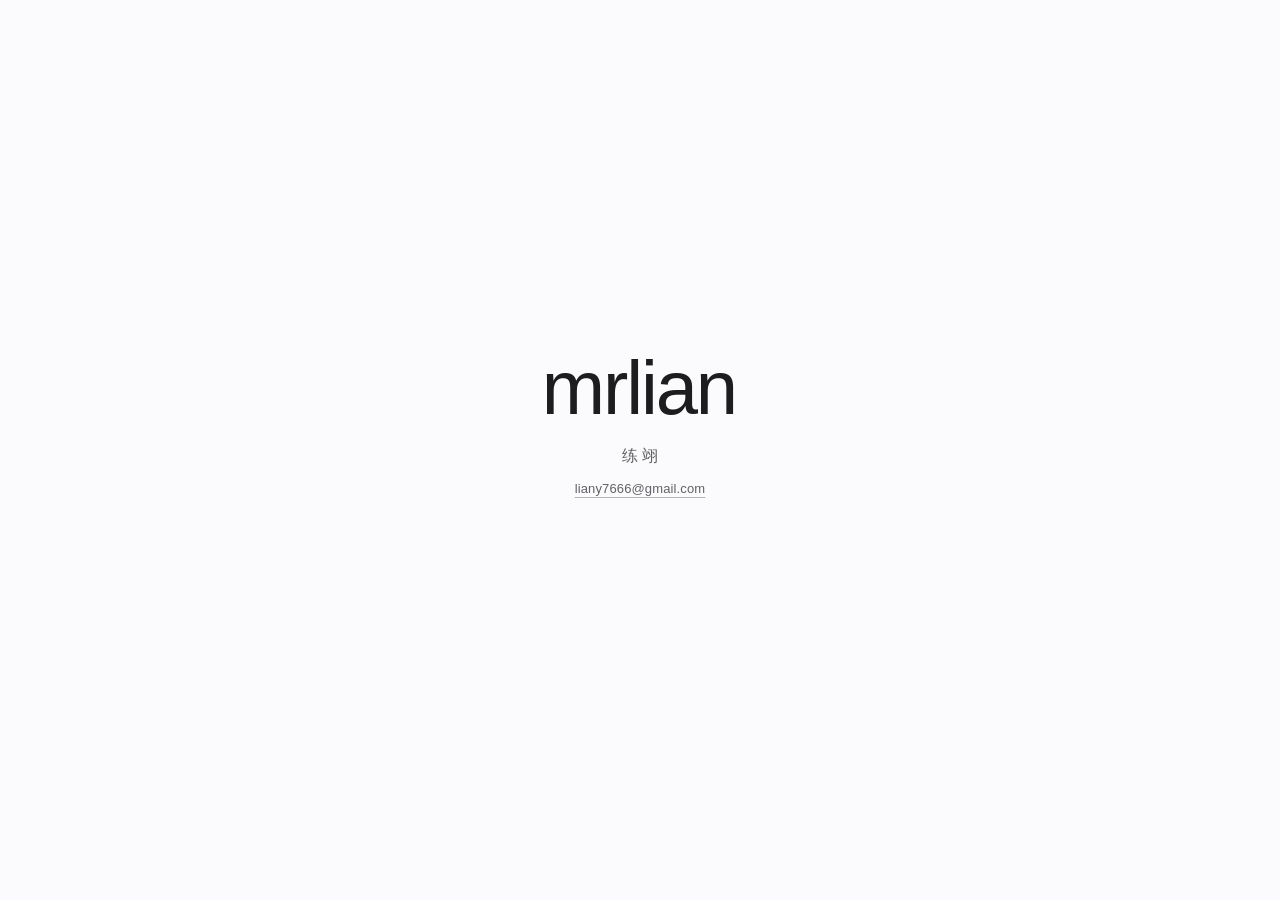
<file: index.html>
<!DOCTYPE html>
<html lang="zh-CN">
  <head>
    <meta charset="utf-8" />
    <meta name="viewport" content="width=device-width, initial-scale=1, viewport-fit=cover" />
    <meta name="color-scheme" content="light" />
    <meta name="theme-color" content="#fbfbfd" />
    <meta name="description" content="练翊" />
    <title>练翊 · mrlian</title>
    <link
      rel="icon"
      href="data:image/svg+xml,%3Csvg xmlns='http://www.w3.org/2000/svg' viewBox='0 0 32 32'%3E%3Crect width='32' height='32' rx='8' fill='%231d1d1f'/%3E%3C/svg%3E"
    />
    <style>
      :root {
        --canvas: #fbfbfd;
        --ink: #1d1d1f;
        --quiet: #616166;
        --font-latin: -apple-system, BlinkMacSystemFont, "SF Pro Display", "Helvetica Neue", Helvetica, Arial, sans-serif;
        --font-cjk: "PingFang SC", "Hiragino Sans GB", "Noto Sans SC", "Noto Sans CJK SC", "Source Han Sans SC", "Microsoft YaHei", "WenQuanYi Micro Hei", sans-serif;
      }

      *,
      *::before,
      *::after {
        box-sizing: border-box;
      }

      html {
        background: var(--canvas);
        color: var(--ink);
        -webkit-text-size-adjust: 100%;
        text-size-adjust: 100%;
      }

      body {
        margin: 0;
        min-height: 100vh;
        min-height: 100dvh;
        display: grid;
        place-items: center;
        background: var(--canvas);
        color: var(--ink);
        font-family: var(--font-latin), var(--font-cjk);
        -webkit-font-smoothing: antialiased;
        -moz-osx-font-smoothing: grayscale;
        text-rendering: optimizeLegibility;
        font-synthesis: none;
        padding:
          max(28px, env(safe-area-inset-top))
          max(24px, env(safe-area-inset-right))
          max(28px, env(safe-area-inset-bottom))
          max(24px, env(safe-area-inset-left));
      }

      main {
        transform: translateY(-3vh);
      }

      h1 {
        margin: 0;
        font-weight: 400;
        font-size: 1rem;
        line-height: 1;
        text-align: center;
      }

      .word {
        display: block;
        font-family: var(--font-latin);
        font-weight: 500;
        font-size: clamp(2.75rem, 7vw, 4.75rem);
        letter-spacing: -0.028em;
        text-indent: -0.028em;
        line-height: 1.05;
        color: var(--ink);
        white-space: nowrap;
      }

      .name {
        display: block;
        margin-top: 1.25rem;
        font-family: var(--font-cjk), var(--font-latin);
        font-weight: 400;
        font-size: 1rem;
        letter-spacing: 0.28em;
        text-indent: 0.28em;
        line-height: 1;
        color: var(--quiet);
        white-space: nowrap;
      }

      .contact {
        margin: 0.95rem 0 0;
        text-align: center;
      }

      .mail {
        font-family: var(--font-latin);
        font-size: 0.8125rem;
        font-weight: 400;
        letter-spacing: 0.01em;
        line-height: 1.4;
        color: var(--quiet);
        text-decoration-line: underline;
        text-decoration-thickness: 1px;
        text-decoration-color: rgba(97, 97, 102, 0.45);
        text-underline-offset: 0.28em;
        -webkit-tap-highlight-color: rgba(29, 29, 31, 0.08);
      }

      .mail:hover {
        color: var(--ink);
        text-decoration-color: rgba(29, 29, 31, 0.4);
      }

      .mail:focus-visible {
        color: var(--ink);
        outline: 2px solid var(--ink);
        outline-offset: 3px;
        border-radius: 2px;
      }

      ::selection {
        background: #d2d2d7;
        color: var(--ink);
      }

      @media (prefers-reduced-motion: no-preference) {
        main {
          animation: appear 1.15s cubic-bezier(0.4, 0, 0.2, 1) both;
        }
      }

      @keyframes appear {
        from {
          opacity: 0;
        }
        to {
          opacity: 1;
        }
      }

      @media (forced-colors: active) {
        html,
        body {
          background: Canvas;
          color: CanvasText;
        }

        .word,
        .name {
          color: CanvasText;
        }

        .mail {
          color: LinkText;
          text-decoration-color: LinkText;
        }
      }

      @media (max-height: 420px) {
        main {
          transform: none;
        }

        .word {
          font-size: clamp(2rem, 8vh, 3rem);
        }

        .name {
          margin-top: 0.85rem;
        }

        .contact {
          margin-top: 0.65rem;
        }
      }
    </style>
  </head>
  <body>
    <main>
      <h1>
        <span class="word">mrlian</span>
        <span class="name">练翊</span>
      </h1>
      <p class="contact">
        <a class="mail" href="mailto:liany7666@gmail.com">liany7666@gmail.com</a>
      </p>
    </main>
  </body>
</html>
</file>
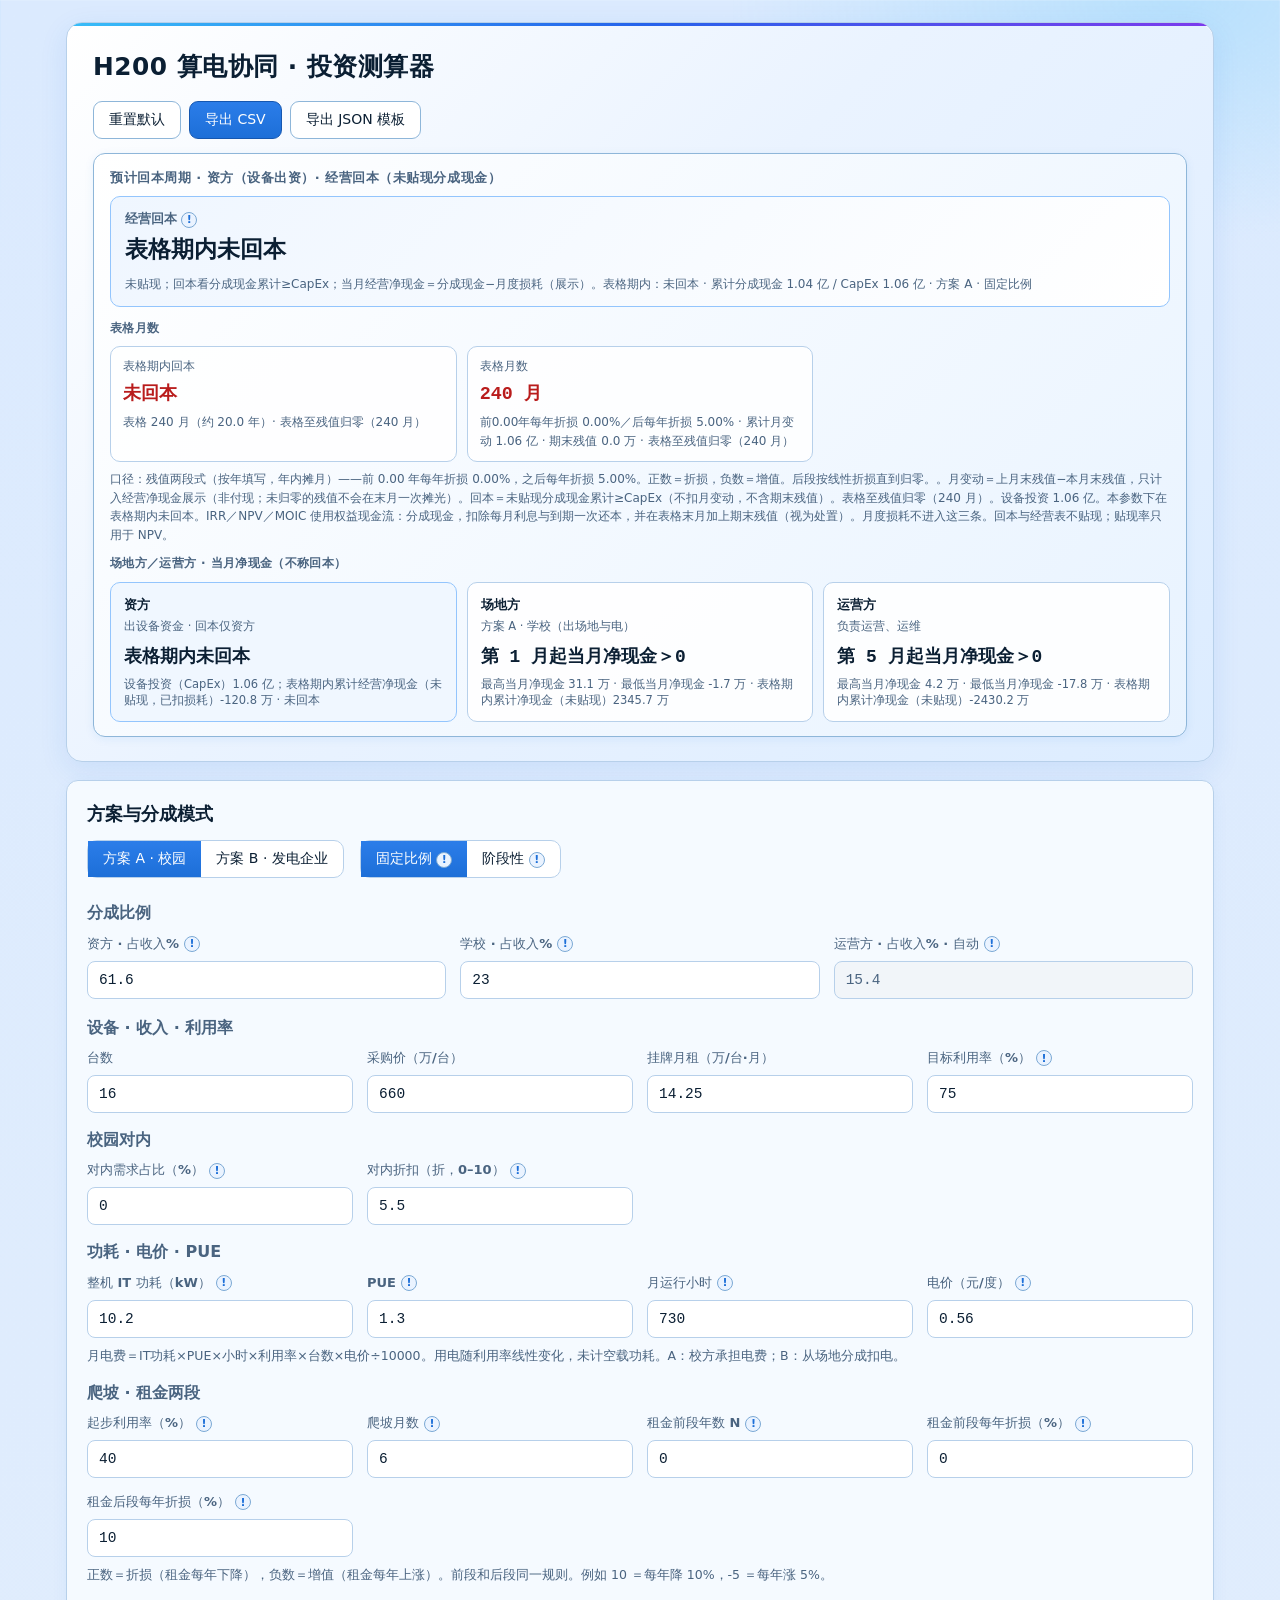
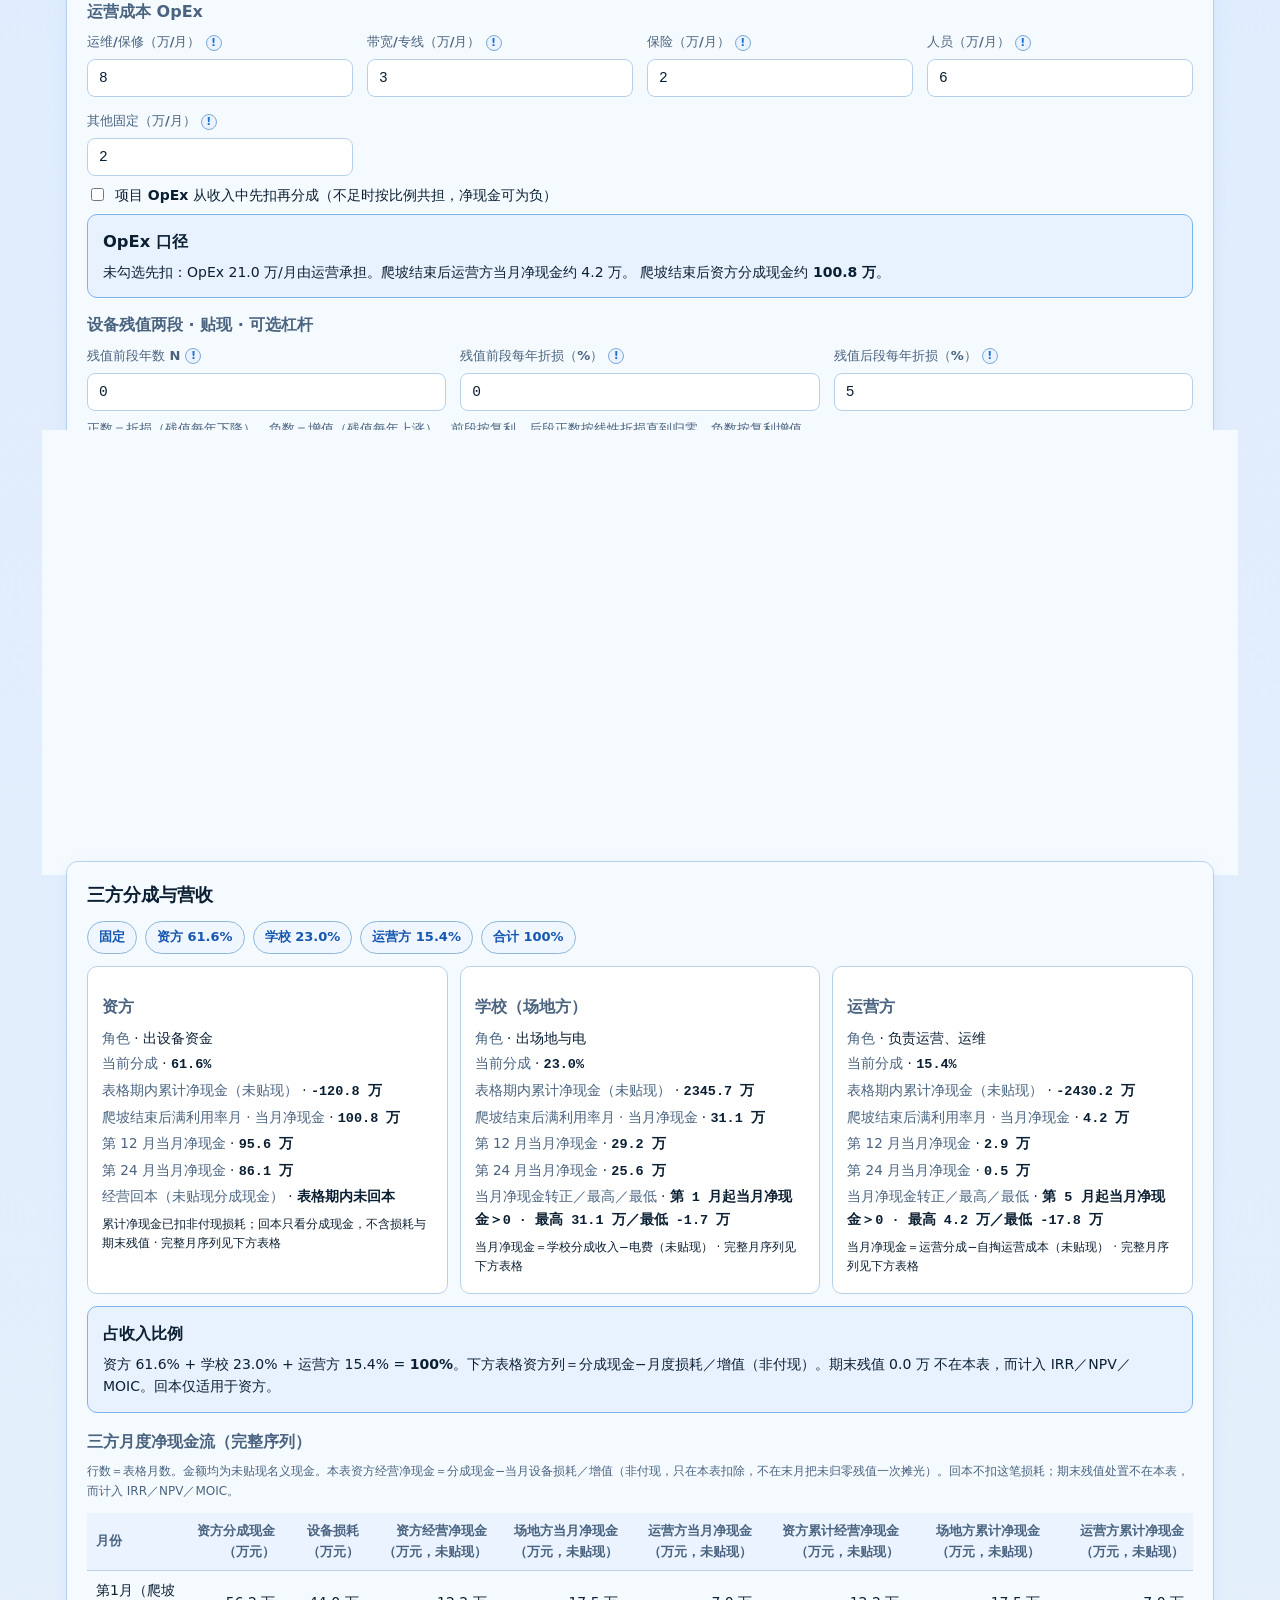
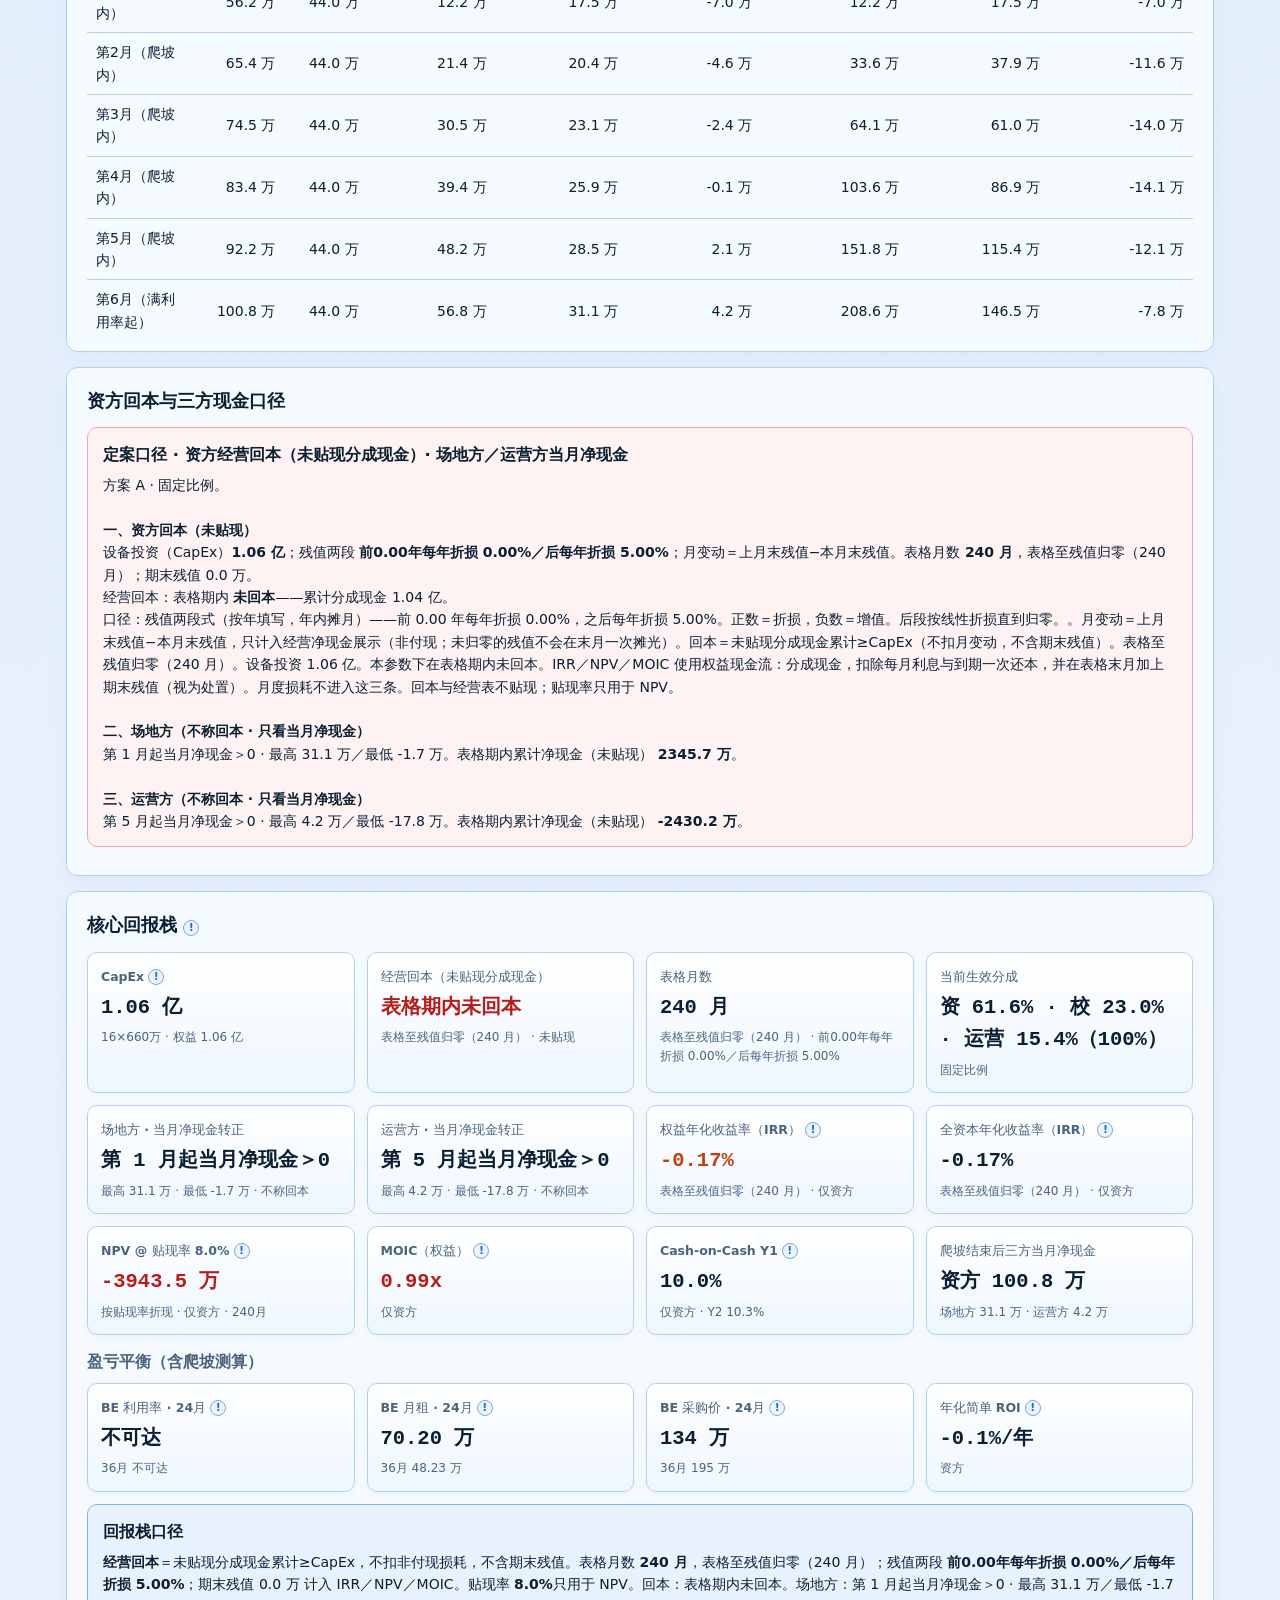
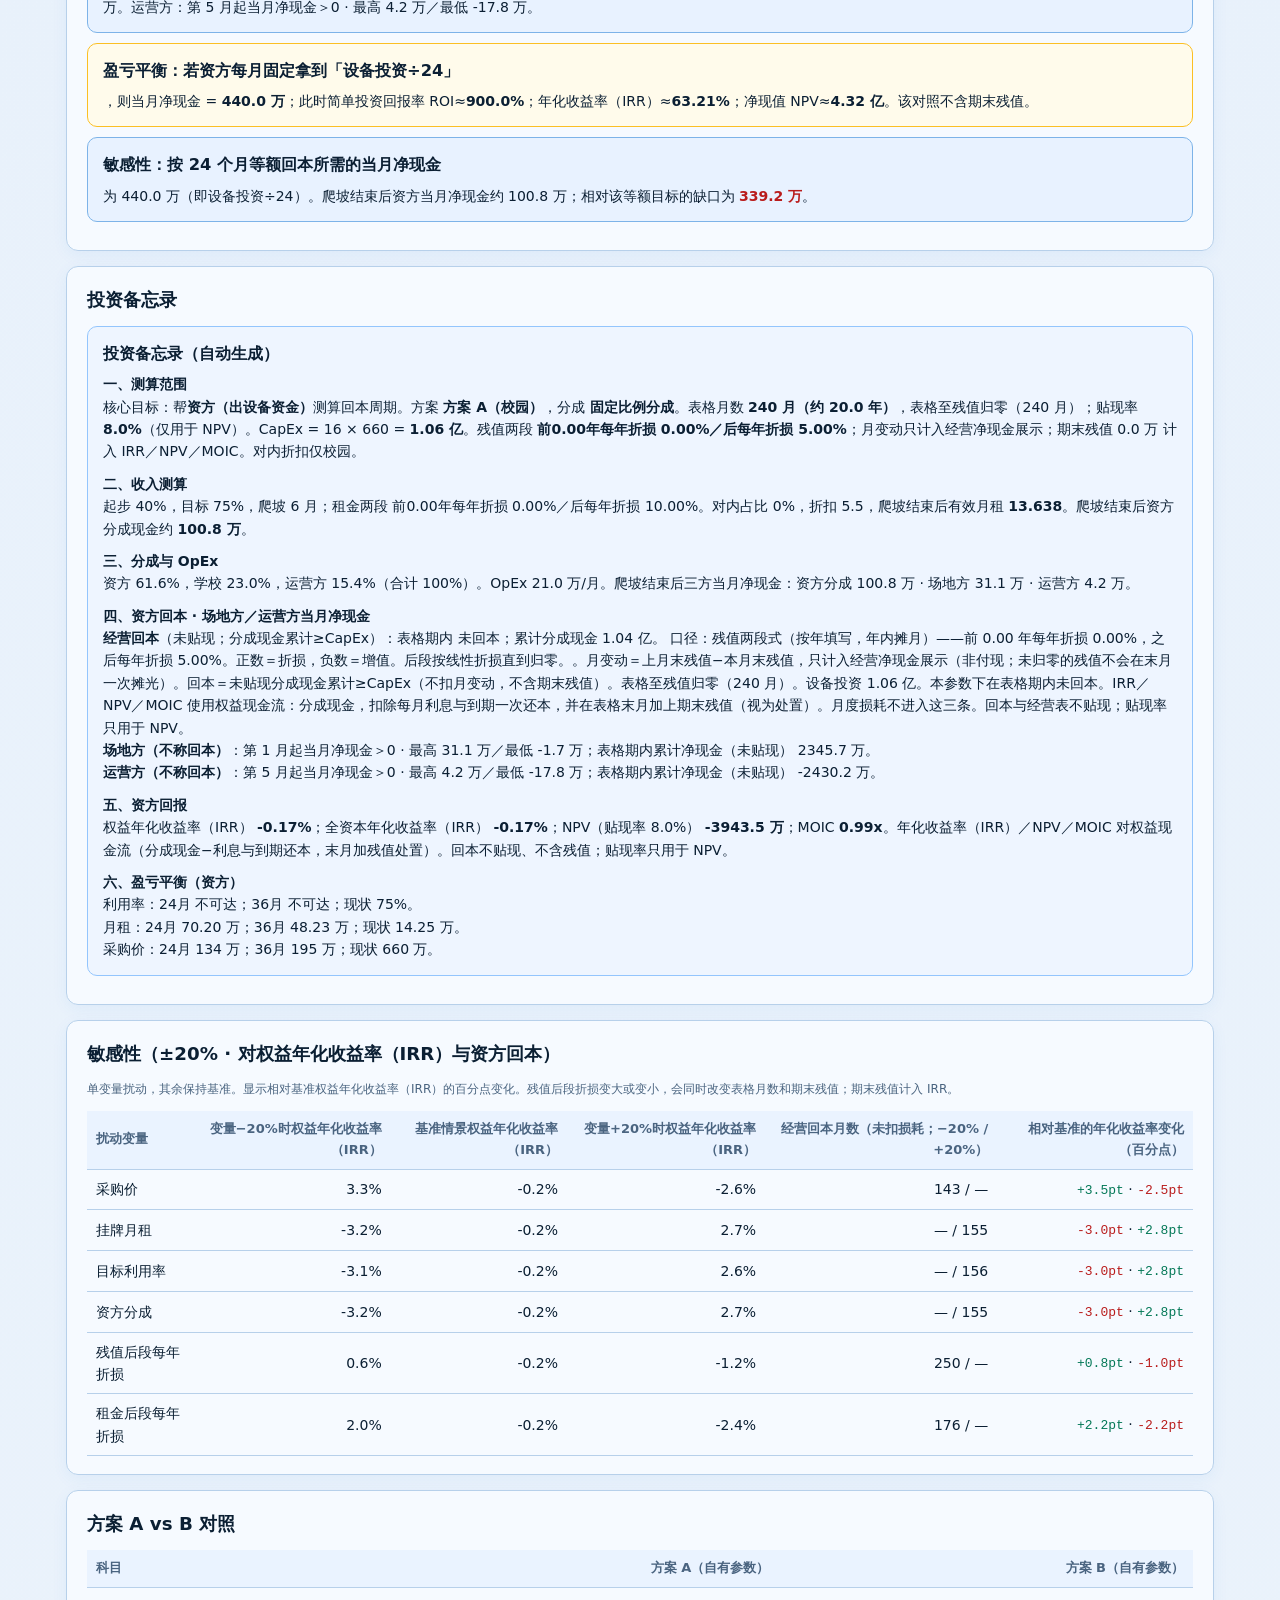
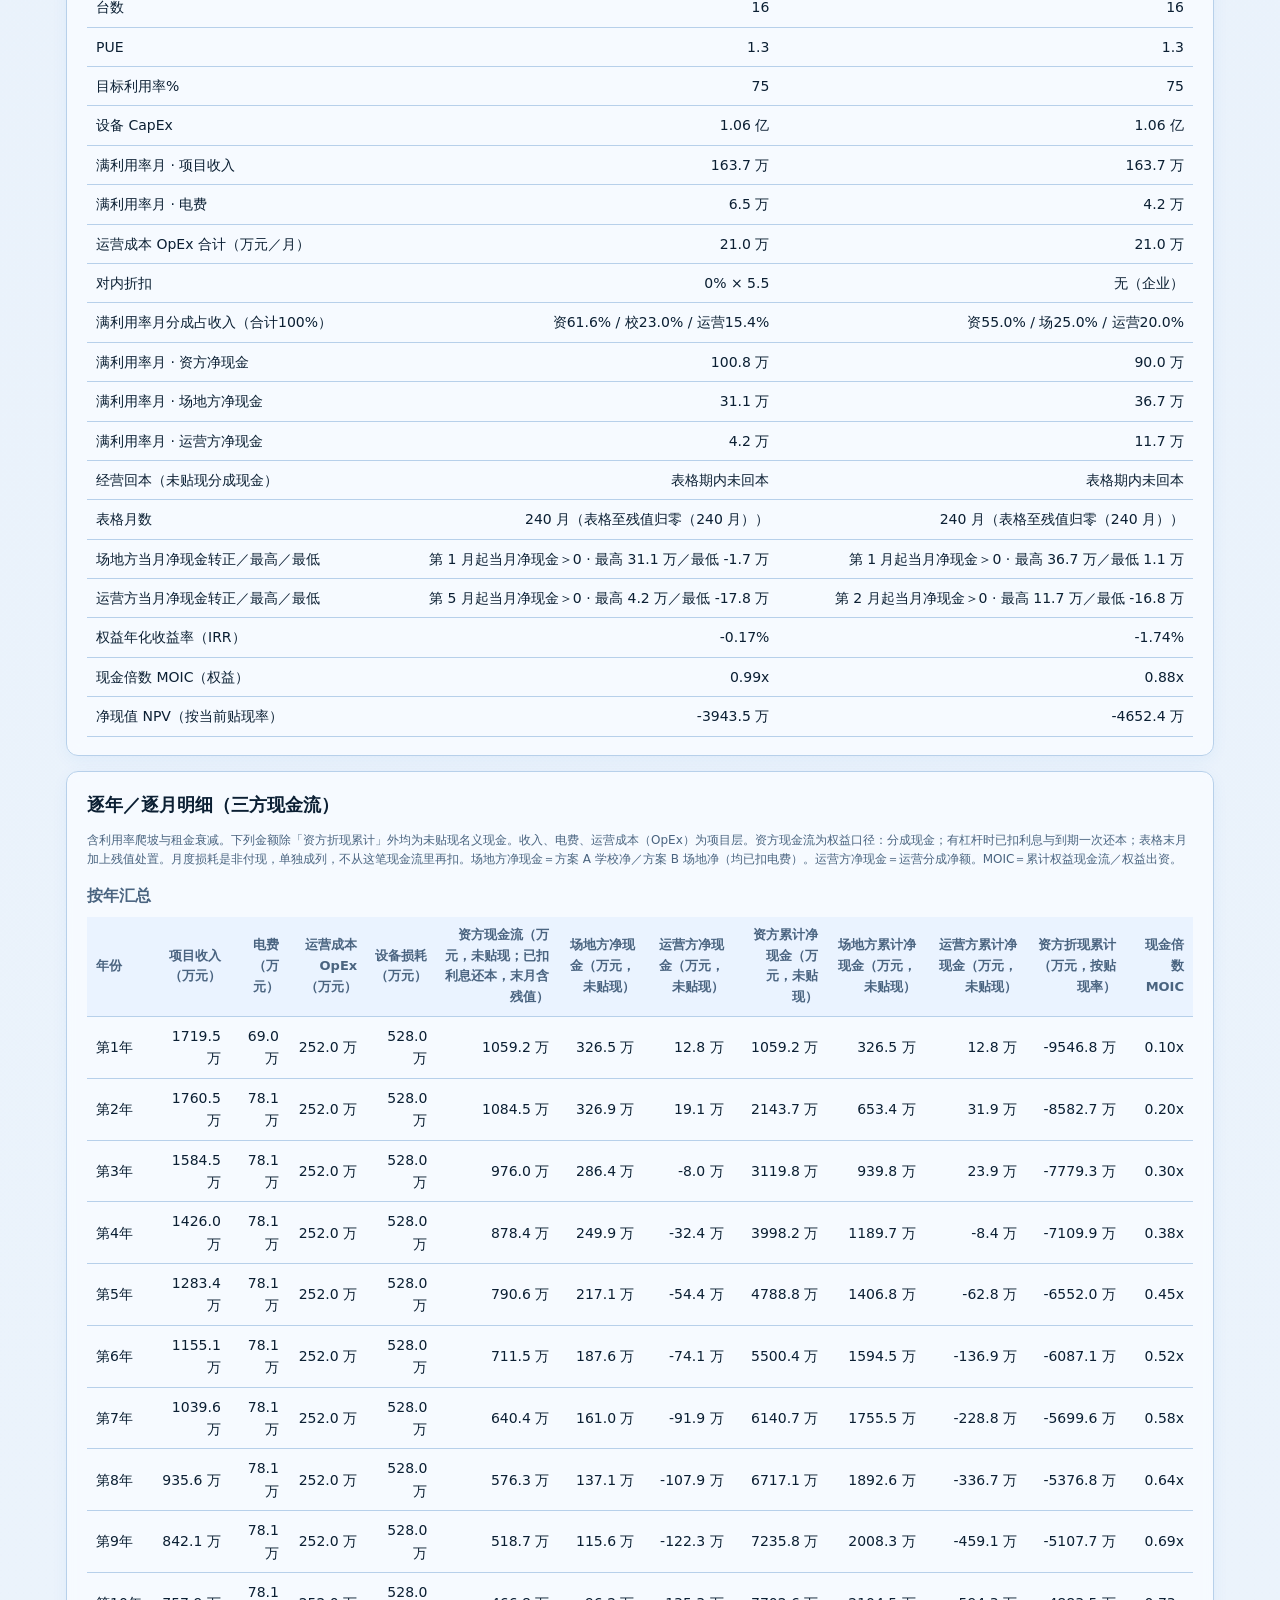
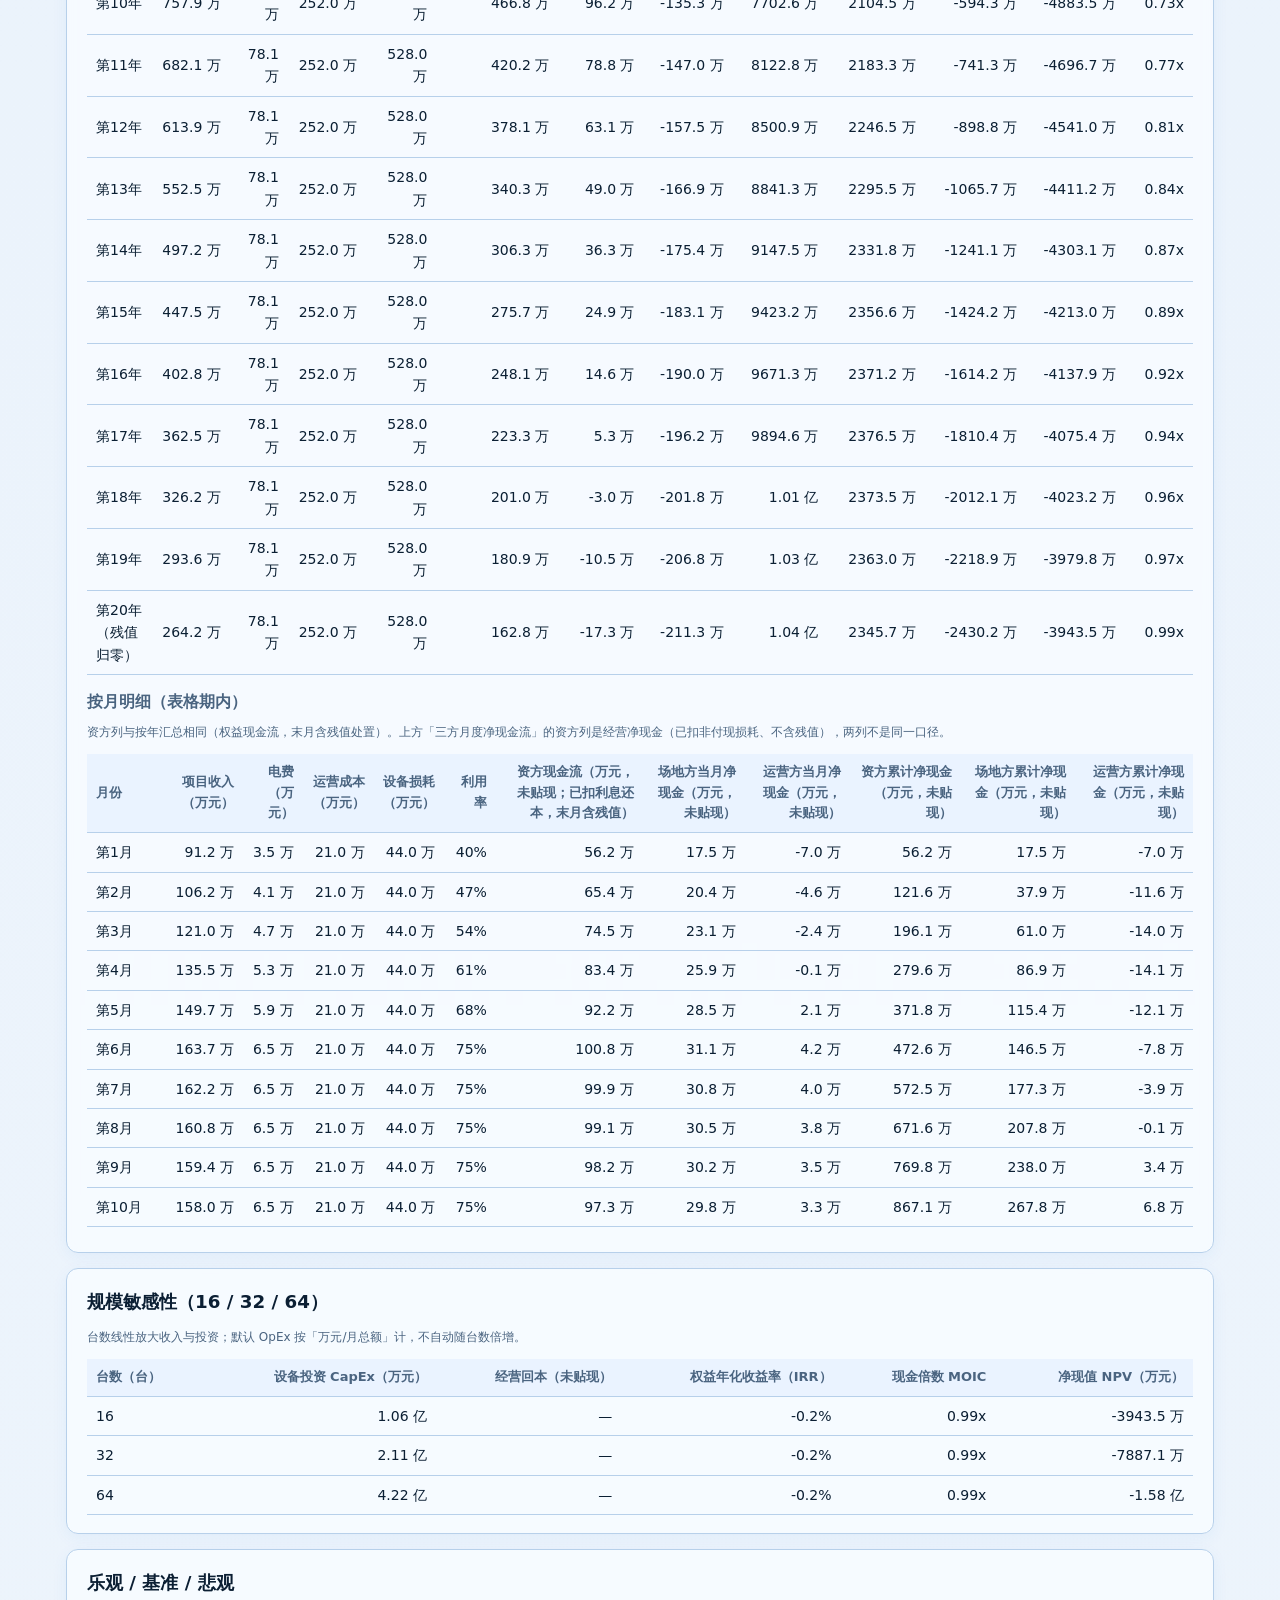
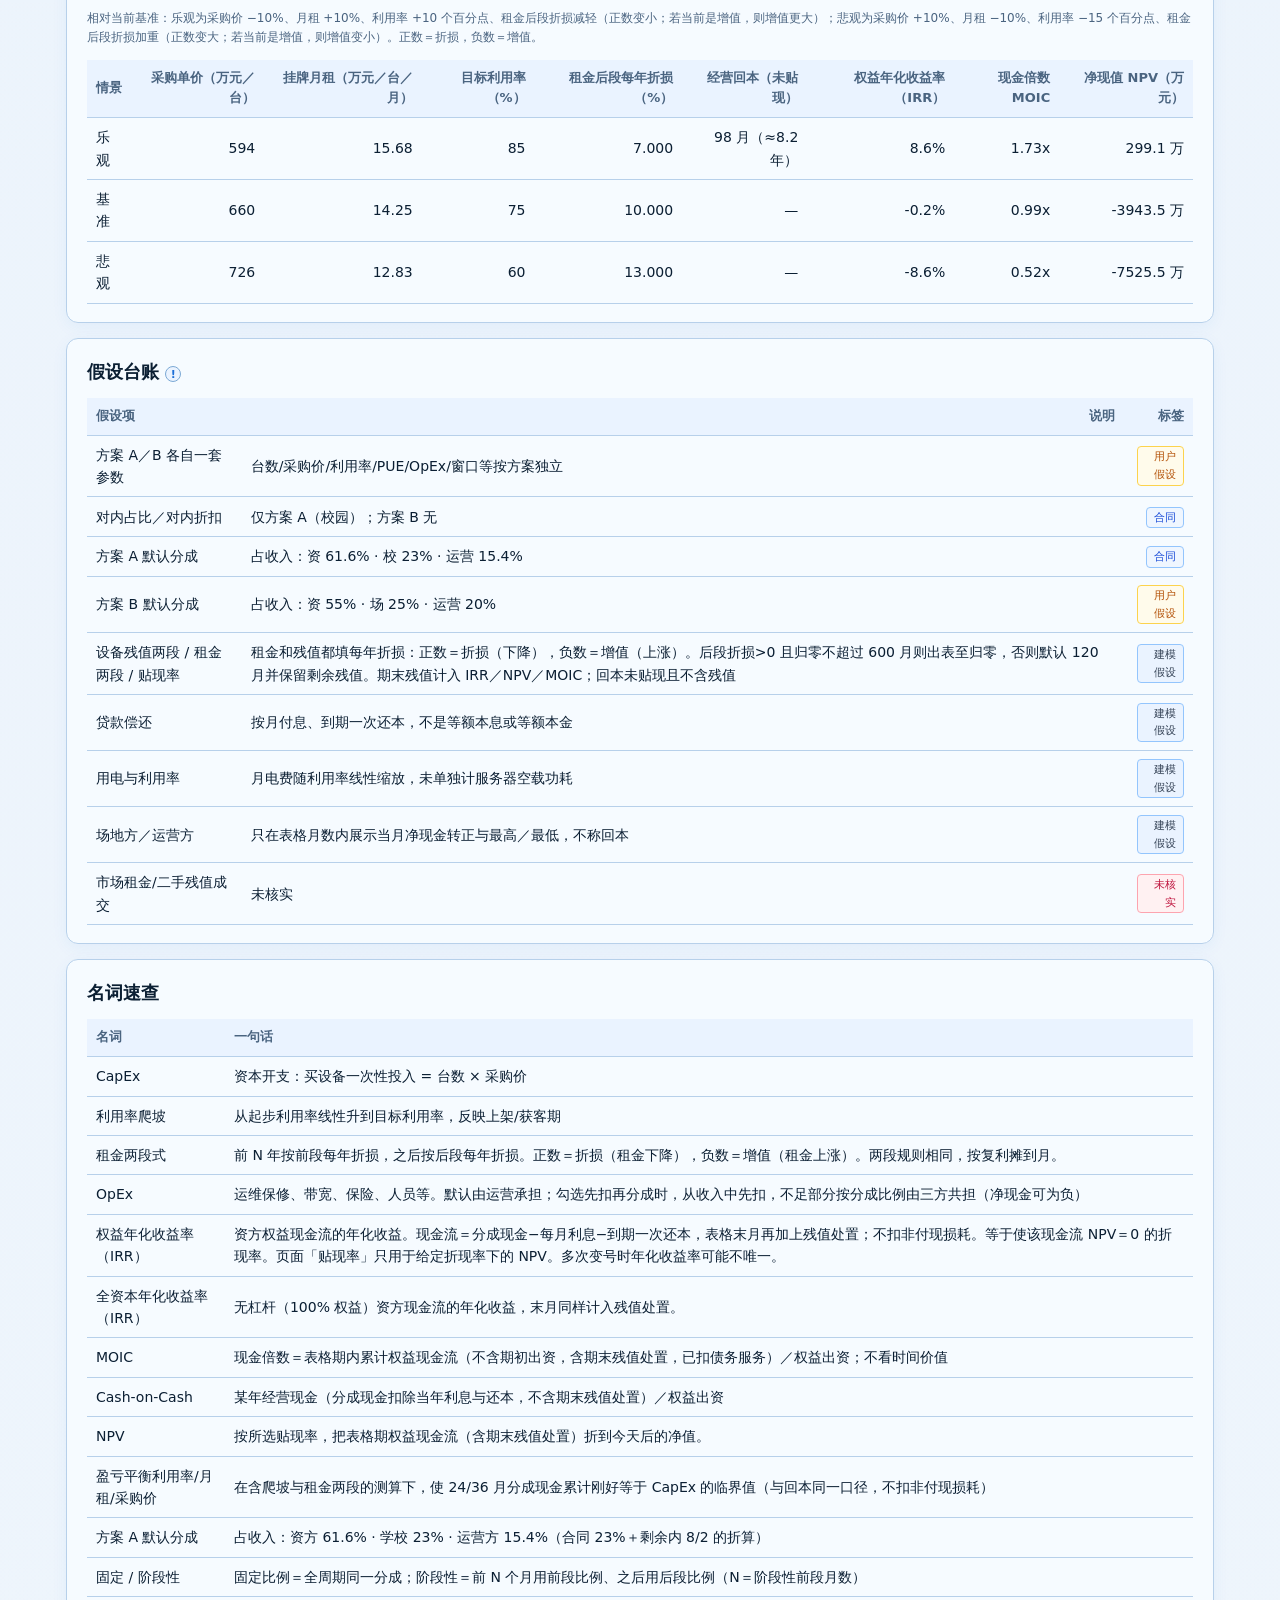
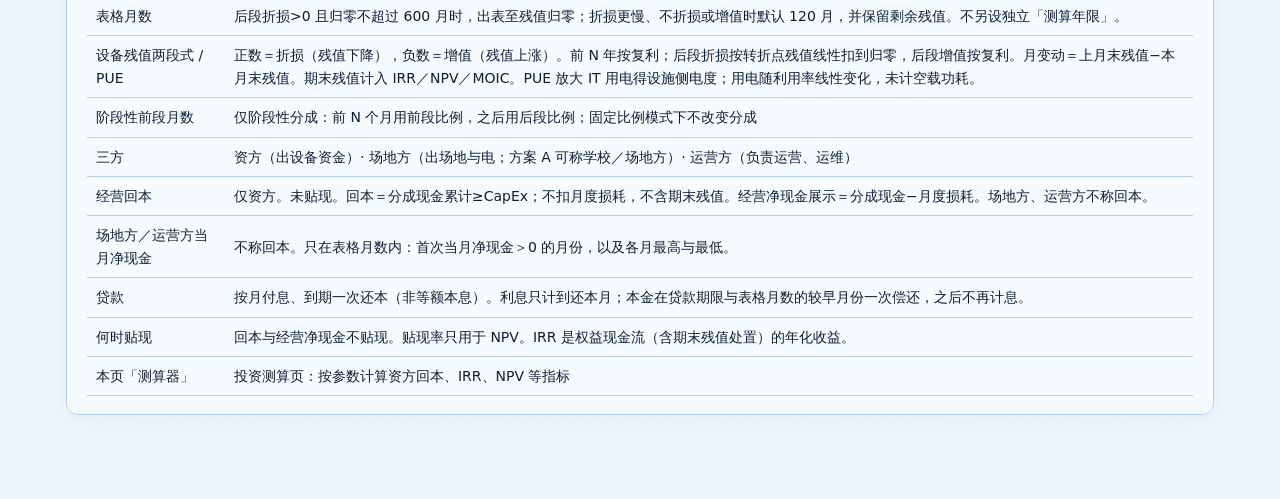
<file: h200_roi_calculator/index.html>
<!DOCTYPE html>
<html lang="zh-CN">
<head>
<meta charset="UTF-8" />
<meta name="viewport" content="width=device-width, initial-scale=1" />
<title>H200 算电协同 · 投资测算器</title>
<meta name="description" content="H200 算电协同投资测算器：按输入参数计算回本、IRR、NPV、MOIC、盈亏平衡与敏感性。单文件可托管于 Cloudflare Pages。" />
<style>
:root{
  --bg:#e8f1fb;--bg2:#ffffff;--bg3:#d9e8f8;--card:#f7fbff;
  --border:#b7d0ea;--border2:#8eb6d9;
  --text:#0b1f33;--muted:#4a6480;
  --accent:#1d6fd8;--accent2:#1557b0;
  --ok:#047857;--warn:#c2410c;--danger:#b91c1c;
  --radius:12px;
  --font:"Segoe UI","PingFang SC","Hiragino Sans GB","Microsoft YaHei",system-ui,sans-serif;
  --mono:ui-monospace,"SF Mono",Menlo,Consolas,monospace;
  --glow:rgba(29,111,216,.14);
}
*{box-sizing:border-box}html{scroll-behavior:smooth}
body{
  margin:0;font-family:var(--font);color:var(--text);line-height:1.6;font-size:15.5px;
  background:
    radial-gradient(1200px 520px at 8% -10%, rgba(96,165,250,.35), transparent 55%),
    radial-gradient(900px 480px at 92% 0%, rgba(56,189,248,.22), transparent 50%),
    linear-gradient(180deg,#dbeafe 0%, #e8f1fb 38%, #eef5fc 100%);
  min-height:100vh;
}
.wrap{max-width:1180px;margin:0 auto;padding:22px 16px 80px}
header.hero{
  border:1px solid var(--border);
  background:linear-gradient(135deg,#ffffff 0%,#eaf3ff 45%,#dcecff 100%);
  border-radius:16px;padding:24px 26px;margin-bottom:18px;
  box-shadow:0 8px 28px rgba(29,111,216,.10), inset 0 1px 0 rgba(255,255,255,.85);
  position:relative;overflow:hidden;
}
header.hero::before{
  content:"";position:absolute;inset:0 auto auto 0;width:100%;height:3px;
  background:linear-gradient(90deg,#38bdf8,#2563eb,#7c3aed);
}
header.hero h1{margin:0 0 8px;font-size:1.55rem;font-weight:700;letter-spacing:.02em;color:#0b1f33}
header.hero .sub{color:var(--muted);font-size:1rem;max-width:78ch;margin:0}
.badge-row{display:flex;flex-wrap:wrap;gap:8px;margin-top:14px;align-items:center}
.badge{font-size:12px;padding:3px 9px;border-radius:999px;border:1px solid var(--border2);color:var(--muted);background:var(--bg2)}
.badge.accent{color:var(--accent);border-color:#93c5fd;background:#eff6ff}
.actions{display:flex;flex-wrap:wrap;gap:8px;margin-left:auto}
button{font-family:var(--font);cursor:pointer;border-radius:9px;border:1px solid var(--border2);background:var(--bg2);color:var(--text);padding:9px 15px;font-size:14px}
button:hover{border-color:var(--accent);color:var(--accent);box-shadow:0 0 0 3px var(--glow)}
button.primary{background:linear-gradient(180deg,#2b7de9,#1d6fd8);border-color:#1557b0;color:#fff}
button.primary:hover{background:linear-gradient(180deg,#1d6fd8,#1557b0);color:#fff}
section.block{
  border:1px solid var(--border);background:rgba(247,251,255,.92);backdrop-filter:blur(6px);
  border-radius:var(--radius);padding:18px 20px;margin-bottom:15px;
  box-shadow:0 4px 16px rgba(29,111,216,.06);
}
section.block h2{margin:0 0 12px;font-size:1.14rem;font-weight:700;color:#0b1f33}
section.block h3{margin:14px 0 8px;font-size:1rem;color:var(--muted);font-weight:650}
.seg{display:inline-flex;border:1px solid var(--border);border-radius:10px;overflow:visible;margin-right:10px;margin-bottom:8px;position:relative;z-index:2;background:#fff}
.seg button{position:relative}
.seg .tip::after{top:auto;bottom:calc(100% + 8px);z-index:200}
.seg button{border:0;border-radius:0;background:transparent;padding:9px 15px;font-size:14px}
.seg button.active{background:linear-gradient(180deg,#2b7de9,#1d6fd8);color:#fff}
.toolbar{display:flex;flex-wrap:wrap;align-items:center;gap:6px;margin-bottom:10px}
.grid{display:grid;grid-template-columns:repeat(4,minmax(0,1fr));gap:14px}
@media(max-width:960px){.grid{grid-template-columns:repeat(2,minmax(0,1fr))}}
@media(max-width:520px){.grid{grid-template-columns:1fr}}
.grid3{display:grid;grid-template-columns:repeat(3,minmax(0,1fr));gap:14px;margin-top:0}
.grid3 + .grid3{margin-top:14px}
@media(max-width:720px){.grid3{grid-template-columns:1fr}}
.field input:disabled,.field input[readonly]{background:#f1f5f9;color:var(--muted);cursor:default}
.field label{display:flex;align-items:center;gap:5px;color:var(--muted);font-size:13px;margin-bottom:6px;font-weight:550}
.field input,.field select{width:100%;background:#fff;border:1.5px solid var(--border);border-radius:8px;color:var(--text);padding:10px 11px;font-family:var(--mono);font-size:14.5px}
.field input:focus{outline:none;border-color:var(--accent);box-shadow:0 0 0 3px var(--glow)}
.field .help{margin:7px 0 0;font-size:12.5px;line-height:1.5;color:var(--muted)}
.field.check{display:flex;align-items:flex-start;gap:8px;padding-top:22px}
.field.check input{width:auto;margin-top:2px}
.field.check label{margin:0;color:var(--text);font-size:14px;line-height:1.4}
.tip{position:relative;display:inline-flex;width:16px;height:16px;border-radius:50%;border:1px solid #7aa8d4;color:#1d6fd8;font-size:11px;align-items:center;justify-content:center;cursor:help;flex-shrink:0;background:#eaf3ff;font-weight:700}
.tip::after{content:attr(data-tip);position:absolute;z-index:50;left:50%;top:calc(100% + 8px);transform:translateX(-50%);width:min(340px,82vw);padding:11px 13px;background:#0b1f33;border:1px solid #1e3a5f;border-radius:9px;color:#f1f5f9;font-size:12.5px;line-height:1.5;white-space:normal;box-shadow:0 14px 32px rgba(11,31,51,.28);opacity:0;pointer-events:none;transition:opacity .12s}
.tip:hover::after,.tip:focus::after,.tip:focus-visible::after{opacity:1}
.seg .tip{pointer-events:auto}
.metrics{display:grid;grid-template-columns:repeat(4,minmax(0,1fr));gap:12px}
@media(max-width:960px){.metrics{grid-template-columns:repeat(2,minmax(0,1fr))}}
.metric{background:linear-gradient(180deg,#ffffff,#eef6ff);border:1.5px solid var(--border);border-radius:10px;padding:14px 13px 12px;box-shadow:0 2px 8px rgba(29,111,216,.05)}
.metric .k{color:var(--muted);font-size:12.5px;display:flex;align-items:center;gap:4px;margin-bottom:5px;font-weight:550}
.metric .v{font-size:1.28rem;font-weight:700;font-variant-numeric:tabular-nums;font-family:var(--mono);color:#0b1f33}
.metric .d{color:var(--muted);font-size:12px;margin-top:4px}
.metric.ok .v{color:var(--ok)}.metric.warn .v{color:var(--warn)}.metric.danger .v{color:var(--danger)}
.callout{border-radius:10px;padding:14px 15px;margin:10px 0;border:1.5px solid var(--border);background:#f3f8ff;font-size:14px}
.callout.info{border-color:#7db3e8;background:#e8f2ff}
.callout.ok{border-color:#6ee7b7;background:#ecfdf5}
.callout.warn{border-color:#fbbf24;background:#fffbeb}
.callout.danger{border-color:#fca5a5;background:#fef2f2}
.callout.memo{border-color:#93c5fd;background:#eef5ff}
.callout strong.lead{display:block;margin-bottom:6px;font-size:1.02rem}
table{width:100%;border-collapse:collapse;font-size:14px}
th,td{border-bottom:1px solid var(--border);padding:8px 9px;text-align:right;font-variant-numeric:tabular-nums}
th:first-child,td:first-child{text-align:left}
th{color:var(--muted);font-weight:600;font-size:13px;background:#eaf3ff}
.muted{color:var(--muted)}.mono{font-family:var(--mono)}
.chips{display:flex;flex-wrap:wrap;gap:6px}
.chip{border:1.5px solid var(--border);background:#fff;border-radius:999px;padding:5px 11px;font-size:13px;color:var(--muted);cursor:pointer}
.chip.active{border-color:var(--accent);color:#1557b0;background:#dbeafe;font-weight:650}
footer.note{color:var(--muted);font-size:13px;margin-top:18px;line-height:1.55}
.summary-line{color:var(--muted);font-size:13.5px;margin-top:8px}
.tag{display:inline-block;font-size:11px;padding:1px 7px;border-radius:4px;margin-left:4px;border:1px solid var(--border2);color:var(--muted);vertical-align:middle}
.tag.contract{color:#1d4ed8;border-color:#93c5fd;background:#eff6ff}
.tag.user{color:#b45309;border-color:#fcd34d;background:#fffbeb}
.tag.model{color:#334155;border-color:#93c5fd;background:#eaf3ff}
.tag.unverified{color:#be123c;border-color:#fda4af;background:#fff1f2}
.bar-wrap{display:flex;align-items:center;gap:8px}
.bar{height:11px;border-radius:4px;background:#cfe0f3;flex:1;overflow:hidden;position:relative}
.sens-val{min-width:5.5em;font-family:var(--mono);font-size:13px}

.payback-strip{margin-top:14px;padding:14px 16px;border-radius:12px;border:1.5px solid var(--border2);background:linear-gradient(135deg,#ffffff 0%,#e8f3ff 100%);box-shadow:0 2px 10px rgba(29,111,216,.08)}
.payback-strip .ps-title{font-size:13px;font-weight:650;color:var(--muted);margin:0 0 8px;letter-spacing:.04em}
.payback-strip .ps-grid{display:grid;grid-template-columns:repeat(3,minmax(0,1fr));gap:10px}
@media(max-width:720px){.payback-strip .ps-grid{grid-template-columns:1fr}}
.payback-strip .ps-item{background:rgba(255,255,255,.85);border:1px solid var(--border);border-radius:10px;padding:10px 12px}
.payback-strip .ps-k{font-size:12px;color:var(--muted);margin-bottom:4px;font-weight:550}
.payback-strip .ps-v{font-family:var(--mono);font-size:1.15rem;font-weight:700;color:#0b1f33}
.payback-strip .ps-d{font-size:12px;color:var(--muted);margin-top:3px}
.payback-strip.ok .ps-v{color:var(--ok)}.payback-strip.warn .ps-v{color:var(--warn)}.payback-strip.danger .ps-v{color:var(--danger)}
.payback-strip .ps-mains{display:grid;grid-template-columns:1fr 1fr;gap:10px;margin-bottom:12px}
@media(max-width:720px){.payback-strip .ps-mains{grid-template-columns:1fr}}
.payback-strip .ps-main{margin-bottom:0;padding:12px 14px;border-radius:10px;border:1.5px solid #93c5fd;background:linear-gradient(135deg,#eff6ff,#ffffff)}
.payback-strip .ps-main.alt{border-color:#86efac;background:linear-gradient(135deg,#f0fdf4,#ffffff)}
.payback-strip .ps-main .ps-k{font-size:12.5px;color:var(--muted);font-weight:650;margin-bottom:4px}
.payback-strip .ps-main .ps-v{font-family:var(--mono);font-size:1.45rem;font-weight:750;color:#0b1f33}
.payback-strip .ps-main .ps-d{font-size:12px;color:var(--muted);margin-top:4px}
.payback-strip .ps-sub-title{font-size:12px;font-weight:650;color:var(--muted);margin:10px 0 8px;letter-spacing:.03em}
.payback-strip .ps-note{font-size:12px;color:var(--muted);margin:8px 0 0;line-height:1.55}
.payback-strip .ps-parties{display:grid;grid-template-columns:repeat(3,minmax(0,1fr));gap:10px}
@media(max-width:720px){.payback-strip .ps-parties{grid-template-columns:1fr}}
.party-card{background:rgba(255,255,255,.9);border:1px solid var(--border);border-radius:10px;padding:12px 13px}
.party-card .pc-role{font-size:12.5px;font-weight:700;color:#0b1f33;margin-bottom:2px}
.party-card .pc-role-sub{font-size:11.5px;color:var(--muted);margin-bottom:8px}
.party-card .pc-v{font-family:var(--mono);font-size:1.12rem;font-weight:700;color:#0b1f33}
.party-card .pc-d{font-size:11.5px;color:var(--muted);margin-top:4px;line-height:1.45}
.party-card.inv{border-color:#93c5fd;background:#f0f7ff}
.share-rev-grid{display:grid;grid-template-columns:repeat(3,minmax(0,1fr));gap:12px}
@media(max-width:860px){.share-rev-grid{grid-template-columns:1fr}}
.share-rev-card{border:1.5px solid var(--border);border-radius:10px;padding:13px 14px;background:#fff}
.share-rev-card h3{margin:0 0 8px;font-size:.98rem;color:#0b1f33}
.share-rev-card .sr-line{font-size:13.5px;margin:4px 0;color:var(--text)}
.share-rev-card .sr-k{color:var(--muted)}
.share-rev-card .sr-v{font-family:var(--mono);font-weight:650}
.share-banner{display:flex;flex-wrap:wrap;gap:8px;margin:0 0 12px;align-items:center}
.share-pill{font-size:13px;padding:5px 11px;border-radius:999px;border:1.5px solid var(--border2);background:#eff6ff;color:#1557b0;font-weight:650}
.share-sum{font-size:12.5px;color:var(--muted);margin-left:4px;font-weight:550}
.share-sum.ok{color:var(--ok)}
.stage-n-inline{display:none;align-items:center;gap:8px;flex-wrap:wrap;margin:0 0 12px;padding:8px 12px;border:1px solid var(--border);border-radius:10px;background:#fff;max-width:100%}
.stage-n-inline.show{display:flex}
.stage-n-inline label{margin:0;color:var(--muted);font-size:13px;font-weight:550;display:inline-flex;align-items:center;gap:5px;white-space:nowrap}
.stage-n-inline input{width:88px;background:#fff;border:1.5px solid var(--border);border-radius:8px;color:var(--text);padding:8px 10px;font-family:var(--mono);font-size:14.5px}
.stage-n-inline .sn-hint{font-size:12.5px;color:var(--muted);line-height:1.35}
.share-3{display:grid;grid-template-columns:repeat(3,minmax(0,1fr));gap:14px}
.share-stage{display:grid;grid-template-columns:56px repeat(3,minmax(0,1fr));gap:10px 14px;align-items:end;margin-top:4px}
.share-stage .ss-h{font-size:12.5px;color:var(--muted);font-weight:650;padding-bottom:2px}
.share-stage .ss-lab{font-size:13px;color:var(--muted);font-weight:650;padding-bottom:10px}
.sr-only{position:absolute;width:1px;height:1px;padding:0;margin:-1px;overflow:hidden;clip:rect(0,0,0,0);border:0}
@media(max-width:720px){
  .share-3{grid-template-columns:1fr}
  .share-stage{grid-template-columns:56px 1fr}
  .share-stage .ss-h:nth-child(n+2){display:none}
}
</style>
</head>
<body>
<div class="wrap">
  <header class="hero">
    <h1>H200 算电协同 · 投资测算器</h1>
    <div class="badge-row">
      <div class="actions" style="margin-left:0">
        <button type="button" id="btnReset">重置默认</button>
        <button type="button" class="primary" id="btnCsv">导出 CSV</button>
        <button type="button" id="btnJson">导出 JSON 模板</button>
      </div>
    </div>
    <div class="payback-strip danger" id="paybackStrip">
      <div class="ps-title">预计回本周期 · 资方（设备出资）· 经营回本（未贴现分成现金）</div>
      <div class="ps-mains">
        <div class="ps-main" style="grid-column:1 / -1">
          <div class="ps-k">经营回本 <span class="tip" tabindex="0" data-tip="未贴现。回本＝分成现金累计≥CapEx，不扣非付现损耗，也不含期末残值。经营净现金展示＝分成现金−当月损耗／增值。期末残值只作为处置现金计入 IRR／NPV／MOIC。表格月数：后段折损为正且 600 月内归零则出表至归零，否则默认 120 月。">!</span></div>
          <div class="ps-v" id="psOpsMain">—</div>
          <div class="ps-d" id="psOpsMainD"></div>
        </div>
      </div>
      <div class="ps-sub-title">表格月数</div>
      <div class="ps-grid">
        <div class="ps-item">
          <div class="ps-k">表格期内回本</div>
          <div class="ps-v" id="psOpsWithin">—</div>
          <div class="ps-d" id="psOpsWithinD"></div>
        </div>
        <div class="ps-item">
          <div class="ps-k">表格月数</div>
          <div class="ps-v" id="psLife">—</div>
          <div class="ps-d" id="psLifeD"></div>
        </div>
      </div>
      <p class="ps-note" id="psDualNote"></p>
      <div class="ps-sub-title">场地方／运营方 · 当月净现金（不称回本）</div>
      <div class="ps-parties">
        <div class="party-card inv">
          <div class="pc-role">资方</div>
          <div class="pc-role-sub">出设备资金 · 回本仅资方</div>
          <div class="pc-v" id="psPartyInv">—</div>
          <div class="pc-d" id="psPartyInvD">设备投资＝CapEx；经营回本见上</div>
        </div>
        <div class="party-card">
          <div class="pc-role">场地方</div>
          <div class="pc-role-sub" id="psSiteRoleSub">出场地与电</div>
          <div class="pc-v" id="psPartySite">—</div>
          <div class="pc-d" id="psPartySiteD">当月净现金何时＞0 · 最高／最低</div>
        </div>
        <div class="party-card">
          <div class="pc-role">运营方</div>
          <div class="pc-role-sub">负责运营、运维</div>
          <div class="pc-v" id="psPartyOps">—</div>
          <div class="pc-d" id="psPartyOpsD">当月净现金何时＞0 · 最高／最低</div>
        </div>
      </div>
    </div>
  </header>


  <section class="block" id="schemeBlock">
    <h2>方案与分成模式</h2>
    <div class="toolbar">
      <div class="seg" id="schemeSeg">
        <button type="button" data-v="A" class="active">方案 A · 校园</button>
        <button type="button" data-v="B">方案 B · 发电企业</button>
      </div>
      <div class="seg" id="modeSeg">
        <button type="button" data-v="fixed" class="active">固定比例 <span class="tip" tabindex="0" role="img" aria-label="固定比例说明" data-tip="全周期同一套分成比例；若勾选先扣 OpEx，则按扣后可分配收入切分。">!</span></button>
        <button type="button" data-v="staged">阶段性 <span class="tip" tabindex="0" role="img" aria-label="阶段性说明" data-tip="前 N 个月用前段分成，之后用后段分成。">!</span></button>
      </div>
    </div>
        <div class="stage-n-inline" id="stageNWrap">
      <label for="stageMonths">阶段性前段月数 N <span class="tip" tabindex="0" data-tip="前 N 个月＝前段比例；之后＝后段。固定比例下不生效。">!</span></label>
      <input id="stageMonths" type="number" step="1" min="1" value="24" />
      <span class="sn-hint">前 N 月＝前段比例，之后＝后段</span>
    </div>
        <div id="schemeParams"></div>
    <div class="callout info" id="elecCallout" style="margin-top:12px">—</div>
  </section>

  <section class="block" id="partyShareBlock">
    <h2>三方分成与营收</h2>
    <div class="share-banner" id="shareBanner"></div>
    <div class="share-rev-grid" id="partyShareGrid"></div>
    <div class="callout info" id="partyShareNote" style="margin-top:12px"></div>
    <h3 style="margin-top:16px">三方月度净现金流（完整序列）</h3>
    <p class="muted" style="margin-top:0;font-size:12px">行数＝表格月数。金额均为未贴现名义现金。本表资方经营净现金＝分成现金−当月设备损耗／增值（非付现，只在本表扣除，不在末月把未归零残值一次摊光）。回本不扣这笔损耗；期末残值处置不在本表，而计入 IRR／NPV／MOIC。</p>
    <div style="overflow-x:auto;max-height:420px;overflow-y:auto"><table id="partyMonthTable"></table></div>
  </section>

  <section class="block">
    <h2>资方回本与三方现金口径</h2>
    <div class="callout info" id="windowCallout"></div>
  </section>

  <section class="block">
    <h2>核心回报栈 <span class="tip" tabindex="0" data-tip="「回本」仅指资方设备出资：未贴现分成现金累计≥CapEx，不扣损耗、不含残值。场地方／运营方只展示当月净现金转正与最高／最低。IRR／NPV／MOIC 用权益现金流（分成现金−利息与到期还本，末月加残值处置）。回本不贴现；贴现率只用于 NPV。">!</span></h2>
    <div class="metrics" id="coreMetrics"></div>
    <h3>盈亏平衡（含爬坡测算）</h3>
    <div class="metrics" id="beMetrics"></div>
    <div class="callout" id="roiIrrNote" style="margin-top:12px"></div>
    <div class="callout warn" id="cf24Callout"></div>
    <div class="callout info" id="need24Callout"></div>
  </section>

  <section class="block">
    <h2>投资备忘录</h2>
    <div class="callout memo" id="memoCallout"></div>
  </section>

  <section class="block">
    <h2>敏感性（±20% · 对权益年化收益率（IRR）与资方回本）</h2>
    <p class="muted" style="margin-top:0;font-size:12px">单变量扰动，其余保持基准。显示相对基准权益年化收益率（IRR）的百分点变化。残值后段折损变大或变小，会同时改变表格月数和期末残值；期末残值计入 IRR。</p>
    <div id="sensTable" style="overflow-x:auto"></div>
  </section>

  <section class="block">
    <h2>方案 A vs B 对照</h2>
    <div style="overflow-x:auto"><table id="abTable"></table></div>
  </section>

  <section class="block">
    <h2>逐年／逐月明细（三方现金流）</h2>
    <p class="muted" style="margin-top:0;font-size:12px">含利用率爬坡与租金衰减。下列金额除「资方折现累计」外均为未贴现名义现金。收入、电费、运营成本（OpEx）为项目层。资方现金流为权益口径：分成现金；有杠杆时已扣利息与到期一次还本；表格末月加上残值处置。月度损耗是非付现，单独成列，不从这笔现金流里再扣。场地方净现金＝方案 A 学校净／方案 B 场地净（均已扣电费）。运营方净现金＝运营分成净额。MOIC＝累计权益现金流／权益出资。</p>
    <h3>按年汇总</h3>
    <div style="overflow-x:auto"><table id="yearTable"></table></div>
    <h3 style="margin-top:14px">按月明细（表格期内）</h3>
    <p class="muted" style="margin-top:0;font-size:12px">资方列与按年汇总相同（权益现金流，末月含残值处置）。上方「三方月度净现金流」的资方列是经营净现金（已扣非付现损耗、不含残值），两列不是同一口径。</p>
    <div style="overflow-x:auto;max-height:480px;overflow-y:auto"><table id="monthDetailTable"></table></div>
  </section>

  <section class="block">
    <h2>规模敏感性（16 / 32 / 64）</h2>
    <p class="muted" style="margin-top:0;font-size:12px">台数线性放大收入与投资；默认 OpEx 按「万元/月总额」计，不自动随台数倍增。</p>
    <div style="overflow-x:auto"><table id="scaleTable"></table></div>
  </section>

  <section class="block">
    <h2>乐观 / 基准 / 悲观</h2>
    <p class="muted" style="margin-top:0;font-size:12px">相对当前基准：乐观为采购价 −10%、月租 +10%、利用率 +10 个百分点、租金后段折损减轻（正数变小；若当前是增值，则增值更大）；悲观为采购价 +10%、月租 −10%、利用率 −15 个百分点、租金后段折损加重（正数变大；若当前是增值，则增值变小）。正数＝折损，负数＝增值。</p>
    <div style="overflow-x:auto"><table id="scenTable"></table></div>
  </section>

  <section class="block">
    <h2>假设台账 <span class="tip" tabindex="0" data-tip="每条假设标注来源：合同条款、用户给定、建模惯例、或尚未核实的市场数。">!</span></h2>
    <div style="overflow-x:auto"><table id="ledgerTable"></table></div>
  </section>

  <section class="block">
    <h2>名词速查</h2>
    <div style="overflow-x:auto">
      <table>
        <thead><tr><th>名词</th><th style="text-align:left">一句话</th></tr></thead>
        <tbody>
          <tr><td>CapEx</td><td style="text-align:left">资本开支：买设备一次性投入 = 台数 × 采购价</td></tr>
          <tr><td>利用率爬坡</td><td style="text-align:left">从起步利用率线性升到目标利用率，反映上架/获客期</td></tr>
          <tr><td>租金两段式</td><td style="text-align:left">前 N 年按前段每年折损，之后按后段每年折损。正数＝折损（租金下降），负数＝增值（租金上涨）。两段规则相同，按复利摊到月。</td></tr>
          <tr><td>OpEx</td><td style="text-align:left">运维保修、带宽、保险、人员等。默认由运营承担；勾选先扣再分成时，从收入中先扣，不足部分按分成比例由三方共担（净现金可为负）</td></tr>
          <tr><td>权益年化收益率（IRR）</td><td style="text-align:left">资方权益现金流的年化收益。现金流＝分成现金−每月利息−到期一次还本，表格末月再加上残值处置；不扣非付现损耗。等于使该现金流 NPV＝0 的折现率。页面「贴现率」只用于给定折现率下的 NPV。多次变号时年化收益率可能不唯一。</td></tr>
          <tr><td>全资本年化收益率（IRR）</td><td style="text-align:left">无杠杆（100% 权益）资方现金流的年化收益，末月同样计入残值处置。</td></tr>
          <tr><td>MOIC</td><td style="text-align:left">现金倍数＝表格期内累计权益现金流（不含期初出资，含期末残值处置，已扣债务服务）／权益出资；不看时间价值</td></tr>
          <tr><td>Cash-on-Cash</td><td style="text-align:left">某年经营现金（分成现金扣除当年利息与还本，不含期末残值处置）／权益出资</td></tr>
          <tr><td>NPV</td><td style="text-align:left">按所选贴现率，把表格期权益现金流（含期末残值处置）折到今天后的净值。</td></tr>
          <tr><td>盈亏平衡利用率/月租/采购价</td><td style="text-align:left">在含爬坡与租金两段的测算下，使 24/36 月分成现金累计刚好等于 CapEx 的临界值（与回本同一口径，不扣非付现损耗）</td></tr>
          <tr><td>方案 A 默认分成</td><td style="text-align:left">占收入：资方 61.6% · 学校 23% · 运营方 15.4%（合同 23%＋剩余内 8/2 的折算）</td></tr>
          <tr><td>固定 / 阶段性</td><td style="text-align:left">固定比例＝全周期同一分成；阶段性＝前 N 个月用前段比例、之后用后段比例（N＝阶段性前段月数）</td></tr>
          <tr><td>表格月数</td><td style="text-align:left">后段折损&gt;0 且归零不超过 600 月时，出表至残值归零；折损更慢、不折损或增值时默认 120 月，并保留剩余残值。不另设独立「测算年限」。</td></tr>
          <tr><td>设备残值两段式 / PUE</td><td style="text-align:left">正数＝折损（残值下降），负数＝增值（残值上涨）。前 N 年按复利；后段折损按转折点残值线性扣到归零，后段增值按复利。月变动＝上月末残值−本月末残值。期末残值计入 IRR／NPV／MOIC。PUE 放大 IT 用电得设施侧电度；用电随利用率线性变化，未计空载功耗。</td></tr>
          <tr><td>阶段性前段月数</td><td style="text-align:left">仅阶段性分成：前 N 个月用前段比例，之后用后段比例；固定比例模式下不改变分成</td></tr>
          <tr><td>三方</td><td style="text-align:left">资方（出设备资金）· 场地方（出场地与电；方案 A 可称学校／场地方）· 运营方（负责运营、运维）</td></tr>
          <tr><td>经营回本</td><td style="text-align:left">仅资方。未贴现。回本＝分成现金累计≥CapEx；不扣月度损耗，不含期末残值。经营净现金展示＝分成现金−月度损耗。场地方、运营方不称回本。</td></tr>
          <tr><td>场地方／运营方当月净现金</td><td style="text-align:left">不称回本。只在表格月数内：首次当月净现金＞0 的月份，以及各月最高与最低。</td></tr>
          <tr><td>贷款</td><td style="text-align:left">按月付息、到期一次还本（非等额本息）。利息只计到还本月；本金在贷款期限与表格月数的较早月份一次偿还，之后不再计息。</td></tr>
          <tr><td>何时贴现</td><td style="text-align:left">回本与经营净现金不贴现。贴现率只用于 NPV。IRR 是权益现金流（含期末残值处置）的年化收益。</td></tr>
                    <tr><td>本页「测算器」</td><td style="text-align:left">投资测算页：按参数计算资方回本、IRR、NPV 等指标</td></tr>
        </tbody>
      </table>
    </div>
  </section>
</div>

<script>
(function () {
  "use strict";

  const TIPS = {
    util: "目标利用率 = 爬坡结束后实际可计费出租量 ÷ 满负荷容量。爬坡期内按线性从起步利用率升到此值。",
    utilStart: "起步利用率：交付后首月的利用率。默认 40%。",
    rampM: "爬坡月数：从起步利用率线性过渡到目标利用率。默认 6。",
    rentRiseY: "租金前段年数 N：前 N 年用前段折损率，从第 N+1 年起用后段折损率。N＝0 表示一上来就用后段。正数＝折损，负数＝增值。",
    rentRisePct: "租金前段每年折损。正数＝折损，租金每年下降；负数＝增值，租金每年上涨。例如 10 表示每年降 10%，-5 表示每年涨 5%。按复利摊到月。",
    rentFallPct: "租金后段每年折损。和前段同一规则：正数＝折损（下降），负数＝增值（上涨）。默认 10，即后段每年降 10%。",
    internal: "仅方案 A（校园）。对内需求占比。方案 B（企业）无对内折扣。",
    disc: "仅方案 A（校园）。按「折」填写，范围 0–10。5.5 表示 5.5 折，1 表示 1 折。结算价 = 挂牌月租 ×（折扣÷10）。方案 B 无此字段。",
    kw: "整机 IT 功耗（kW）。各方案可不同。",
    pue: "PUE = 机房总用电 ÷ IT 用电。校园与发电企业场地通常不同，按方案分别填写。",
    wearRiseY: "残值前段年数 N：前 N 年用前段折损率，从第 N+1 年起用后段折损率。N＝0 表示一上来就用后段。正数＝折损，负数＝增值。",
    wearRisePct: "残值前段每年折损。正数＝折损，残值每年下降；负数＝增值，残值每年上涨。例如 5 表示每年掉 5%，-5 表示每年涨 5%。按复利摊到月。",
    wearFallPct: "残值后段每年折损。正数＝折损，按转折点残值线性扣到归零；负数＝增值，按复利上涨。默认 5，约 20 年归零。归零超过 600 月时表格仍为 120 月，并保留剩余残值。",
    stage: "阶段性前段月数：前 N 个月按前段分成；之后按后段。",
    capex: "CapEx = 台数 × 采购单价。资方回本＝未贴现分成现金累计≥CapEx。月损耗只进入经营净现金展示；期末残值计入 IRR／NPV／MOIC。",
    roi: "简单 ROI＝（累计权益现金流−权益出资）／权益出资，再除以表格年数得到年化。含期末残值，不扣非付现损耗。仅资方。",
    irr: "年化收益率（IRR）：权益现金流的年化收益。现金流＝分成现金−利息与到期还本，末月加残值处置。不扣非付现损耗。仅资方。",
    npv: "净现值 NPV＝按页面贴现率把上述权益现金流折到今天。仅资方。回本不贴现、不含残值。",
    moic: "MOIC＝累计权益现金流（含期末残值、已扣债务，不含期初出资）／权益出资。仅资方。",
    coc: "Cash-on-Cash＝当年经营现金／权益出资。不含期末残值处置。仅资方。",
    discount: "年化贴现率：把未来名义现金流折成今天的钱。只用于 NPV；回本与经营净现金表不贴现。各方案可分别设定。",
    school: "学校占项目收入的比例。",
    invA: "资方占项目收入的比例。",
    opsA: "运营方占项目收入的比例。",
    elecA: "校方承担机房电价。",
    elecB: "场地方供电成本。电费从场地分成扣。",
    invB: "资方占项目收入的比例。",
    siteB: "场地方占项目收入的比例。",
    opsB: "运营方占项目收入的比例。",
    hours: "月满载小时，默认 730。",
    opexMaint: "运维/保修（万元/月）。",
    opexBw: "带宽/专线（万元/月）。",
    opexIns: "保险（万元/月）。",
    opexStaff: "人员（万元/月）。",
    opexOther: "其他固定 OpEx（万元/月）。",
    lev: "债务占 CapEx 比例。按月付息、到期一次还本（非等额本息）。",
    debtRate: "贷款年利率。未还本期间每月利息＝贷款余额×年利率／12；本金到期一次偿还，还清后不再计息。",
    debtTenor: "贷款期限（月）。本金在该期限与表格月数的较早月份一次偿还。",
    be: "盈亏平衡：使资方 24/36 月分成现金累计等于 CapEx 的临界值。与回本同一口径，不扣非付现损耗。"
  };

  const BASE_SHARED = {
    units:16, purchase:660, rent:14.25, util:75,
    utilStart:40, rampMonths:6,
    rentRiseYears:0, rentRisePct:0, rentFallPct:10, /* 正数＝折损。后段每年折损 10% */
    kwPerUnit:10.2, pue:1.3, hoursMonth:730,
    wearRiseYears:0, wearRisePct:0, wearFallPct:5, /* 正数＝折损。后段每年折损 5%，约 20 年归零 */
    _positiveIsDepreciation:true,
    _annualRates:true,
    discount:8,
    opexMaint:8, opexBw:3, opexIns:2, opexStaff:6, opexOther:2, opexBeforeShare:false,
    leverage:0, debtRate:5, debtTenor:60, stageMonths:24
  };
  const DEFAULTS_A = Object.assign({}, BASE_SHARED, {
    internalShare:0, internalDiscount:5.5,
    elecA:0.56,
    invPctA:61.6, schoolPct:23, opsPctA:15.4,
    invEarlyA:73.2, schoolEarlyA:23, opsEarlyA:3.8,
    invLateA:38.5, schoolLateA:23, opsLateA:38.5
  });
  const DEFAULTS_B = Object.assign({}, BASE_SHARED, {
    internalShare:0, internalDiscount:10,
    elecB:0.36, invPctB:55, sitePctB:25, opsPctB:20,
    invEarlyB:65, siteEarlyB:20, opsEarlyB:15,
    invLateB:40, siteLateB:25, opsLateB:35
  });

  const state = {
    scheme:"A", shareMode:"fixed",
    paramsA: Object.assign({}, DEFAULTS_A),
    paramsB: Object.assign({}, DEFAULTS_B)
  };
  function P(){ return state.scheme==="A" ? state.paramsA : state.paramsB; }
  function defaultsFor(scheme){ return scheme==="A" ? DEFAULTS_A : DEFAULTS_B; }

  function n(v, fb){ const x=Number(String(v).replace(/,/g,"").trim()); return Number.isFinite(x)?x:fb; }
  function clamp(x,lo,hi){ return Math.min(hi, Math.max(lo,x)); }
  function fmtWan(v){ if(!Number.isFinite(v))return "—"; if(Math.abs(v)>=10000)return (v/10000).toFixed(2)+" 亿"; return v.toFixed(1)+" 万"; }
  function fmtPct(v,d){ if(!Number.isFinite(v))return "—"; return (v*100).toFixed(d==null?1:d)+"%"; }
  /** 展示用三方占收入（假定已合计 100%） */
  function fmtGrossTriple(a,b,c,d){
    d=d==null?1:d;
    let pa=+(Math.max(0,a)*100).toFixed(d);
    let pb=+(Math.max(0,b)*100).toFixed(d);
    let pc=+(100-pa-pb).toFixed(d);
    return {pa:pa,pb:pb,pc:pc, a:pa.toFixed(d)+"%", b:pb.toFixed(d)+"%", c:pc.toFixed(d)+"%", sum:"100%"};
  }

  const SHARE_TRIPLES_A = [
    ["invPctA","schoolPct","opsPctA"],
    ["invEarlyA","schoolEarlyA","opsEarlyA"],
    ["invLateA","schoolLateA","opsLateA"]
  ];
  const SHARE_TRIPLES_B = [
    ["invPctB","sitePctB","opsPctB"],
    ["invEarlyB","siteEarlyB","opsEarlyB"],
    ["invLateB","siteLateB","opsLateB"]
  ];
  const SHARE_PAIR_OF = (function(){
    var m={};
    SHARE_TRIPLES_A.concat(SHARE_TRIPLES_B).forEach(function(t){
      m[t[0]]=t; m[t[1]]=t; m[t[2]]=t;
    });
    return m;
  })();
  function enforceOneTriple(S, k1, k2, k3){
    var a=clamp(n(S[k1],0),0,100);
    var b=clamp(n(S[k2],0),0,100);
    if(a+b>100){ b=100-a; }
    a=+a.toFixed(1); b=+b.toFixed(1);
    if(a+b>100){ b=+(100-a).toFixed(1); }
    var c=+(100-a-b).toFixed(1);
    S[k1]=a; S[k2]=b; S[k3]=c;
    return c;
  }
  function enforceShareParams(S, scheme){
    (scheme==="A"?SHARE_TRIPLES_A:SHARE_TRIPLES_B).forEach(function(t){ enforceOneTriple(S,t[0],t[1],t[2]); });
  }
  /** 读前两项，第三项=100−前两；硬约束合计100，不做归一加权 */
  function readSharePair(aPct, bPct){
    var a=clamp(n(aPct,0),0,100);
    var b=clamp(n(bPct,0),0,100);
    if(a+b>100) b=100-a;
    var c=100-a-b;
    return {a:a/100, b:b/100, c:c/100};
  }

  function fmtMonths(v){ if(!Number.isFinite(v)||v<=0||v>10000)return "—"; return Math.round(v)+" 月（≈"+(v/12).toFixed(1)+" 年）"; }
  function fmtPbShort(v){ if(v<0) return "设备投资需大于 0"; if(!Number.isFinite(v)||v<=0||v>10000)return "未回本（≤600月）"; return Math.round(v)+" 月（≈"+(v/12).toFixed(1)+" 年）"; }
  /** 期内已回本：外推栏不得再重复同一月数假装另一口径 */
  function fmtPbOutside(recoveredWithin, pbWithin, pbExtra){
    if(recoveredWithin && Number.isFinite(pbWithin) && pbWithin>0 && pbWithin<=10000)
      return "未超出表格期（第 "+Math.round(pbWithin)+" 月）";
    if(Number.isFinite(pbExtra) && pbExtra>0 && pbExtra<=10000)
      return Math.round(pbExtra)+" 月（≈"+(pbExtra/12).toFixed(1)+" 年）";
    return "表格期内未回本";
  }
  function fmtPbOutsideShort(recoveredWithin, pbWithin, pbExtra){
    if(recoveredWithin && Number.isFinite(pbWithin) && pbWithin>0 && pbWithin<=10000)
      return "未超出表格期";
    if(Number.isFinite(pbExtra) && pbExtra>0 && pbExtra<=10000)
      return String(Math.round(pbExtra))+" 月";
    return "—";
  }
  function fmtPbMain(recoveredWithin, pbWithin, pbExtra){
    if(pbWithin<0) return "设备投资需大于 0";
    if(recoveredWithin && Number.isFinite(pbWithin) && pbWithin>0 && pbWithin<=10000)
      return Math.round(pbWithin)+" 月（≈"+(pbWithin/12).toFixed(1)+" 年）";
    if(Number.isFinite(pbExtra) && pbExtra>0 && pbExtra<=10000)
      return "表格期内未回本";
    return "表格期内未回本";
  }
  function paybackNote(pbWithin, recovered, T, wearCfgObj, capex){
    var cfg=wearCfgObj||{riseYears:0,risePct:0,fallPct:5};
    var horiz=horizonPhrase(cfg, T);
    var line1="口径：残值两段式（按年填写，年内摊月）——前 "+Number(cfg.riseYears).toFixed(2)+" 年每年"+deprPhrase(cfg.risePct)+"，之后每年"+deprPhrase(cfg.fallPct)+"。正数＝折损，负数＝增值。"+(cfg.fallPct>0?"后段按线性折损直到归零。":"后段不归零。")+"。月变动＝上月末残值−本月末残值，只计入经营净现金展示（非付现；未归零的残值不会在末月一次摊光）。回本＝未贴现分成现金累计≥CapEx（不扣月变动，不含期末残值）。"+horiz+"。设备投资 "+fmtWan(capex)+"。";
    var line2=!(capex>0)?"设备投资需大于 0。":(recovered?("本参数下第 "+Math.round(pbWithin)+" 月回本。"):"本参数下在表格期内未回本。");
    var line3="IRR／NPV／MOIC 使用权益现金流：分成现金，扣除每月利息与到期一次还本，并在表格末月加上期末残值（视为处置）。月度损耗不进入这三条。回本与经营表不贴现；贴现率只用于 NPV。";
    return line1+line2+line3;
  }
  function fmtFirstPos(v){
    if(!Number.isFinite(v)||v<=0||v>10000) return "表格期内当月净现金未转正";
    if(Math.round(v)===1) return "第 1 月起当月净现金＞0";
    return "第 "+Math.round(v)+" 月起当月净现金＞0";
  }
  function fmtX(v){ if(!Number.isFinite(v))return "—"; return v.toFixed(2)+"x"; }
  function tipHtml(key){ var t=TIPS[key]||""; return '<span class="tip" tabindex="0" data-tip="'+t.replace(/"/g,"&quot;")+'">!</span>'; }
  function field(id,label,tipKey,step,val,opts){
    opts=opts||{};
    var labTxt=label||"";
    if(opts.auto) labTxt=(labTxt?labTxt+" · ":"")+"自动";
    var lab=labTxt?('<label>'+labTxt+(tipKey?" "+tipHtml(tipKey):"")+'</label>'):(tipKey?('<label class="sr-only">'+tipHtml(tipKey)+'</label>'):'<label style="display:none"></label>');
    var attrs='id="'+id+'" type="number" step="'+(step||"any")+'" value="'+val+'"';
    if(opts.min!=null) attrs+=' min="'+opts.min+'"';
    if(opts.max!=null) attrs+=' max="'+opts.max+'"';
    if(opts.readonly||opts.auto) attrs+=' readonly disabled';
    return '<div class="field">'+lab+'<input '+attrs+' /></div>';
  }
  function siteCashLine(p){ return fmtFirstPos(p.firstPos)+" · 最高 "+fmtWan(p.maxM)+"／最低 "+fmtWan(p.minM); }
  function opsCashLine(p){ return fmtFirstPos(p.firstPos)+" · 最高 "+fmtWan(p.maxM)+"／最低 "+fmtWan(p.minM); }


  function renderSchemeParams(){
    const el=document.getElementById("schemeParams");
    const S=P();
    const scheme=state.scheme;
    let html="";
    enforceShareParams(S, scheme);
    html+="<h3>分成比例</h3>";
    if(scheme==="A"){
      const siteLab="学校";
      if(state.shareMode==="staged"){
        html+='<div class="share-stage">';
        html+='<div></div><div class="ss-h">资方 · 占收入%</div><div class="ss-h">'+siteLab+' · 占收入%</div><div class="ss-h">运营方 · 占收入% · 自动</div>';
        html+='<div class="ss-lab">前段</div>';
        html+=field("invEarlyA","",null,"0.1",S.invEarlyA,{min:0,max:100});
        html+=field("schoolEarlyA","",null,"0.1",S.schoolEarlyA,{min:0,max:100});
        html+=field("opsEarlyA","",null,"0.1",S.opsEarlyA,{auto:true});
        html+='<div class="ss-lab">后段</div>';
        html+=field("invLateA","",null,"0.1",S.invLateA,{min:0,max:100});
        html+=field("schoolLateA","",null,"0.1",S.schoolLateA,{min:0,max:100});
        html+=field("opsLateA","",null,"0.1",S.opsLateA,{auto:true});
        html+="</div>";
      } else {
        html+='<div class="share-3">';
        html+=field("invPctA","资方 · 占收入%","invA","0.1",S.invPctA,{min:0,max:100});
        html+=field("schoolPct",siteLab+" · 占收入%","school","0.1",S.schoolPct,{min:0,max:100});
        html+=field("opsPctA","运营方 · 占收入%","opsA","0.1",S.opsPctA,{auto:true});
        html+="</div>";
      }
    } else {
      const siteLab="场地方";
      if(state.shareMode==="staged"){
        html+='<div class="share-stage">';
        html+='<div></div><div class="ss-h">资方 · 占收入%</div><div class="ss-h">'+siteLab+' · 占收入%</div><div class="ss-h">运营方 · 占收入% · 自动</div>';
        html+='<div class="ss-lab">前段</div>';
        html+=field("invEarlyB","",null,"0.1",S.invEarlyB,{min:0,max:100});
        html+=field("siteEarlyB","",null,"0.1",S.siteEarlyB,{min:0,max:100});
        html+=field("opsEarlyB","",null,"0.1",S.opsEarlyB,{auto:true});
        html+='<div class="ss-lab">后段</div>';
        html+=field("invLateB","",null,"0.1",S.invLateB,{min:0,max:100});
        html+=field("siteLateB","",null,"0.1",S.siteLateB,{min:0,max:100});
        html+=field("opsLateB","",null,"0.1",S.opsLateB,{auto:true});
        html+="</div>";
      } else {
        html+='<div class="share-3">';
        html+=field("invPctB","资方 · 占收入%","invB","0.1",S.invPctB,{min:0,max:100});
        html+=field("sitePctB",siteLab+" · 占收入%","siteB","0.1",S.sitePctB,{min:0,max:100});
        html+=field("opsPctB","运营方 · 占收入%","opsB","0.1",S.opsPctB,{auto:true});
        html+="</div>";
      }
    }
    html+="<h3 style=\"margin-top:16px\">设备 · 收入 · 利用率</h3><div class=\"grid\">";
    html+=field("units","台数",null,"1",S.units);
    html+=field("purchase","采购价（万/台）",null,"1",S.purchase);
    html+=field("rent","挂牌月租（万/台·月）",null,"0.01",S.rent);
    html+=field("util","目标利用率（%）","util","1",S.util);
    html+="</div>";
    if(scheme==="A"){
      html+="<h3 style=\"margin-top:14px\">校园对内</h3><div class=\"grid\">";
      html+=field("internalShare","对内需求占比（%）","internal","1",S.internalShare);
      html+=field("internalDiscount","对内折扣（折，0–10）","disc","0.1",S.internalDiscount,{min:0,max:10});
      html+="</div>";
    }
    html+="<h3 style=\"margin-top:14px\">功耗 · 电价 · PUE</h3><div class=\"grid\">";
    html+=field("kwPerUnit","整机 IT 功耗（kW）","kw","0.1",S.kwPerUnit);
    html+=field("pue","PUE","pue","0.01",S.pue);
    html+=field("hoursMonth","月运行小时","hours","1",S.hoursMonth);
    if(scheme==="A") html+=field("elecA","电价（元/度）","elecA","0.01",S.elecA);
    else html+=field("elecB","电价（元/度）","elecB","0.01",S.elecB);
    html+="</div>";
    html+='<p class="muted" style="margin:8px 0 0;font-size:12.5px">月电费＝IT功耗×PUE×小时×利用率×台数×电价÷10000。用电随利用率线性变化，未计空载功耗。A：校方承担电费；B：从场地分成扣电。</p>';
    html+="<h3 style=\"margin-top:14px\">爬坡 · 租金两段</h3><div class=\"grid\">";
    html+=field("utilStart","起步利用率（%）","utilStart","1",S.utilStart);
    html+=field("rampMonths","爬坡月数","rampM","1",S.rampMonths);
    html+=field("rentRiseYears","租金前段年数 N","rentRiseY","1",S.rentRiseYears,{min:0,max:40});
    html+=field("rentRisePct","租金前段每年折损（%）","rentRisePct","0.1",S.rentRisePct,{min:-50,max:50});
    html+=field("rentFallPct","租金后段每年折损（%）","rentFallPct","0.1",S.rentFallPct,{min:-50,max:50});
    html+="</div>";
    html+='<p class="muted" style="margin:8px 0 0;font-size:12.5px">正数＝折损（租金每年下降），负数＝增值（租金每年上涨）。前段和后段同一规则。例如 10 ＝每年降 10%，-5 ＝每年涨 5%。</p>';
    html+="<h3 style=\"margin-top:14px\">运营成本 OpEx</h3><div class=\"grid\">";
    html+=field("opexMaint","运维/保修（万/月）","opexMaint","0.1",S.opexMaint);
    html+=field("opexBw","带宽/专线（万/月）","opexBw","0.1",S.opexBw);
    html+=field("opexIns","保险（万/月）","opexIns","0.1",S.opexIns);
    html+=field("opexStaff","人员（万/月）","opexStaff","0.1",S.opexStaff);
    html+=field("opexOther","其他固定（万/月）","opexOther","0.1",S.opexOther);
    html+="</div>";
    html+='<div class="field check" style="padding-top:10px"><input type="checkbox" id="opexBeforeShare" '+(S.opexBeforeShare?"checked":"")+' /><label for="opexBeforeShare">项目 OpEx 从收入中先扣再分成（不足时按比例共担，净现金可为负）</label></div>';
    html+='<div class="callout info" id="opexNote" style="margin-top:8px"></div>';
    html+="<h3 style=\"margin-top:14px\">设备残值两段 · 贴现 · 可选杠杆</h3>";
    html+='<div class="grid3">';
    html+=field("wearRiseYears","残值前段年数 N","wearRiseY","1",S.wearRiseYears,{min:0,max:40});
    html+=field("wearRisePct","残值前段每年折损（%）","wearRisePct","0.1",S.wearRisePct,{min:-50,max:50});
    html+=field("wearFallPct","残值后段每年折损（%）","wearFallPct","0.1",S.wearFallPct,{min:-50,max:50});
    html+="</div>";
    html+='<p class="muted" style="margin:8px 0 0;font-size:12.5px">正数＝折损（残值每年下降），负数＝增值（残值每年上涨）。前段按复利。后段正数按线性折损直到归零，负数按复利增值。</p>';
    html+='<div class="grid3">';
    html+='<div class="field"><label>贴现率 / 折现率（年%） '+tipHtml("discount")+'</label><input id="discount" type="number" step="0.1" min="0" max="100" value="'+S.discount+'" /><div class="chips" style="margin-top:6px" id="discChips"><span class="chip" data-v="4">4%</span><span class="chip" data-v="5">5%</span><span class="chip" data-v="6">6%</span><span class="chip" data-v="7">7%</span><span class="chip" data-v="8">8%</span><span class="chip" data-v="10">10%</span><span class="chip" data-v="12">12%</span></div></div>';
    html+=field("leverage","贷款比例 / 杠杆（% CapEx）","lev","1",S.leverage,{min:0,max:90});
    html+=field("debtRate","贷款年利率（%）","debtRate","0.1",S.debtRate,{min:0,max:100});
    html+="</div>";
    html+='<div class="grid3">';
    html+=field("debtTenor","贷款期限（月）","debtTenor","1",S.debtTenor,{min:1});
    html+="</div>";
    html+='<p class="muted" style="margin:8px 0 0;font-size:12.5px">贷款按月付息、到期一次还本（非等额本息）。利息只计到还本月（含当月）；本金在贷款期限与表格月数的较早月份一次偿还，之后不再计息。</p>';
    html+='<p class="summary-line" id="commonSummary" style="margin-top:10px"></p>';
    el.innerHTML=html;
    bindInputs(el);
    syncDiscChips();
    const opexCb=document.getElementById("opexBeforeShare");
    if(opexCb && !opexCb._bound){ opexCb._bound=true; opexCb.addEventListener("change",function(){ P().opexBeforeShare=opexCb.checked; schedule(); }); }
    const discChips=document.getElementById("discChips");
    if(discChips && !discChips._bound){
      discChips._bound=true;
      discChips.addEventListener("click",function(e){
        const c=e.target.closest(".chip"); if(!c)return;
        P().discount=n(c.getAttribute("data-v"),8);
        const inp=document.getElementById("discount"); if(inp) inp.value=P().discount;
        syncDiscChips(); persistConfig(); schedule();
      });
    }
  }

  function bindInputs(root){
    (root||document).querySelectorAll("input[type=number]").forEach(function(inp){
      if(inp._bound)return; inp._bound=true;
      inp.addEventListener("input",function(){
        if(inp.disabled||inp.readOnly) return;
        const id=inp.id;
        const cur=P();
        const def=defaultsFor(state.scheme);
        if(id==="stageMonths"){ cur.stageMonths=n(inp.value, def.stageMonths); }
        else if(SHARE_PAIR_OF[id]){
          var trip=SHARE_PAIR_OF[id];
          // 第三列只读；前两列 clamp 0–100，第三=100−前两
          if(id===trip[2]) return;
          cur[id]=clamp(n(inp.value,0),0,100);
          inp.value=cur[id];
          enforceOneTriple(cur, trip[0], trip[1], trip[2]);
          var el1=document.getElementById(trip[0]); if(el1) el1.value=cur[trip[0]];
          var el2=document.getElementById(trip[1]); if(el2) el2.value=cur[trip[1]];
          var el3=document.getElementById(trip[2]); if(el3) el3.value=cur[trip[2]];
        }
        else if(id in cur || id in def){
          var v=n(inp.value, cur[id]!=null?cur[id]:def[id]);
          if(inp.min!=="" && inp.min!=null) v=Math.max(Number(inp.min), v);
          if(inp.max!=="" && inp.max!=null) v=Math.min(Number(inp.max), v);
          cur[id]=v;
        }
        if(id==="discount"){ syncDiscChips(); persistConfig(); }
        if(id==="wearFallPct"||id==="wearRisePct"||id==="wearRiseYears"||id==="rentFallPct"||id==="rentRisePct"||id==="rentRiseYears"){ persistConfig(); }
        schedule();
      });
    });
  }


  function utilAt(m, startU, targetU, rampM){
    if(rampM<=1) return targetU;
    if(m>=rampM) return targetU;
    return startU + (targetU-startU)*((m-1)/(rampM-1));
  }
  /* 年率 → 月因子：复利 (1+r/100)^(1/12)-1；线性跌幅用 /12 */
  function annualToMonthlyCompoundPct(annualPct){
    var a=annualPct/100;
    if(!Number.isFinite(a)) return 0;
    if(a<=-0.999999) return -99.9999;
    return 100*(Math.pow(1+a, 1/12)-1);
  }
  function annualFallToMonthlyCompoundPct(annualPct){
    /* 正＝折损：使 (1-mf)^12 = (1-af)；负＝增值 */
    var a=annualPct/100;
    if(!Number.isFinite(a)) return 0;
    if(a>=1) return 100;
    if(a<=-1) return -100;
    return 100*(1-Math.pow(1-a, 1/12));
  }
  function annualToMonthlyLinearPct(annualPct){
    return annualPct/12;
  }
  function rentCfg(S){
    return {
      riseYears: Math.max(0, n(S.rentRiseYears,0)),
      risePct: clamp(n(S.rentRisePct,0),-50,50),
      fallPct: clamp(n(S.rentFallPct,10),-50,50)
    };
  }
  function rentFactorAt(m, cfg){
    if(m<=1) return 1;
    var f=1;
    var N=Math.max(0, Math.round(cfg.riseYears*12));
    /* 前段、后段同一规则：正数＝折损，负数＝增值 */
    var riseM=annualFallToMonthlyCompoundPct(cfg.risePct)/100;
    var fallM=annualFallToMonthlyCompoundPct(cfg.fallPct)/100;
    for(var i=1;i<m;i++){
      if(i<=N) f*=(1-riseM);
      else f*=(1-fallM);
    }
    return Math.max(0,f);
  }

  function shareFracs(S, scheme, shareMode, m){
    const stageM=Math.max(1, Math.round(n(S.stageMonths,24)));
    if(scheme==="A"){
      let pair;
      if(shareMode==="staged"){
        if(m<=stageM) pair=readSharePair(S.invEarlyA, S.schoolEarlyA);
        else pair=readSharePair(S.invLateA, S.schoolLateA);
      } else {
        pair=readSharePair(S.invPctA, S.schoolPct);
      }
      return {school:pair.b, invOfGross:pair.a, opsOfGross:pair.c, siteOfGross:0, partyB:1-pair.b, invANorm:0, opsANorm:0, inputSum:1, normalized:false, grossSum:1};
    }
    let pairB;
    if(shareMode==="staged"){
      if(m<=stageM) pairB=readSharePair(S.invEarlyB, S.siteEarlyB);
      else pairB=readSharePair(S.invLateB, S.siteLateB);
    } else {
      pairB=readSharePair(S.invPctB, S.sitePctB);
    }
    return {school:0, invOfGross:pairB.a, opsOfGross:pairB.c, siteOfGross:pairB.b, partyB:1, invANorm:0, opsANorm:0, inputSum:1, normalized:false, grossSum:1};
  }

  function monthPath(S, scheme, shareMode, m){
    const U=Math.max(0,n(S.units,16));
    const R0=Math.max(0,n(S.rent,14.25));
    const targetU=clamp(n(S.util,75),0,100)/100;
    const startU=clamp(n(S.utilStart,40),0,100)/100;
    const rampM=Math.max(0,Math.round(n(S.rampMonths,6)));
    const rCfg=rentCfg(S);
    const intPct=scheme==="A"?clamp(n(S.internalShare,0),0,100)/100:0;
    const zhe=scheme==="A"?clamp(n(S.internalDiscount,5.5),0,10):10;
    const disc=zhe/10;
    const intFactor=(1-intPct)+disc*intPct;
    const u=utilAt(m,startU,targetU,rampM);
    const rf=rentFactorAt(m,rCfg);
    const effRent=R0*rf*intFactor;
    const gross=U*effRent*u;
    const kw=Math.max(0,n(S.kwPerUnit,10.2));
    const pueV=Math.max(1,n(S.pue,1.3));
    const hrs=Math.max(1,n(S.hoursMonth,730));
    const kwh=kw*pueV*hrs*u*U;
    const ePrice=scheme==="A"?Math.max(0,n(S.elecA,0.56)):Math.max(0,n(S.elecB,0.36));
    const elec=(kwh*ePrice)/10000;
    const opex=Math.max(0,n(S.opexMaint,0))+Math.max(0,n(S.opexBw,0))+Math.max(0,n(S.opexIns,0))+Math.max(0,n(S.opexStaff,0))+Math.max(0,n(S.opexOther,0));
    const before=!!S.opexBeforeShare;
    /* 先扣再分成：可分配额可以为负，缺口按分成比例由三方共担 */
    const base=before?(gross-opex):gross;
    const fr=shareFracs(S,scheme,shareMode,m);
    const schoolCash=base*fr.school;
    const invCash=base*fr.invOfGross;
    const opsCashGross=base*fr.opsOfGross;
    const siteGross=base*fr.siteOfGross;
    const schoolNet=schoolCash-(scheme==="A"?elec:0);
    const siteNet=siteGross-(scheme==="B"?elec:0);
    const opsNet=before?opsCashGross:(opsCashGross-opex);
    return {m:m,util:u,rentFactor:rf,effRent:effRent,gross:gross,elec:elec,opex:opex,base:base,invCash:invCash,opsCashGross:opsCashGross,opsNet:opsNet,schoolCash:schoolCash,schoolNet:schoolNet,siteGross:siteGross,siteNet:siteNet,fr:fr};
  }

  function npvOf(cfs, annualRate){
    const rm=Math.pow(1+annualRate,1/12)-1;
    let v=0; for(let m=0;m<cfs.length;m++) v+=cfs[m]/Math.pow(1+rm,m); return v;
  }
  function irrMonthly(cfs){
    let hasPos=false,hasNeg=false, scale=0;
    for(let i=0;i<cfs.length;i++){
      if(cfs[i]>0)hasPos=true;
      if(cfs[i]<0)hasNeg=true;
      scale+=Math.abs(cfs[i]);
    }
    if(!hasPos||!hasNeg||!(scale>0)) return NaN;
    const tol=Math.max(1e-4, scale*1e-9);
    function f(r){
      if(!(r>-1)) return NaN;
      let v=0;
      for(let m=0;m<cfs.length;m++){
        const p=Math.pow(1+r,m);
        if(!Number.isFinite(p)||p===0) return NaN;
        v+=cfs[m]/p;
      }
      return Number.isFinite(v)?v:NaN;
    }
    /* 牛顿法限制在月利率 -80%～+200%，避免长序列在极端折现率下溢出出假根 */
    let r=0.01;
    for(let i=0;i<50;i++){
      let v=0,d=0, bad=false;
      for(let m=0;m<cfs.length;m++){
        const p=Math.pow(1+r,m);
        if(!Number.isFinite(p)||p===0){ bad=true; break; }
        v+=cfs[m]/p;
        if(m>0) d-=m*cfs[m]/(p*(1+r));
      }
      if(bad||!Number.isFinite(v)||!Number.isFinite(d)||Math.abs(d)<1e-14) break;
      let nr=r-v/d;
      if(!Number.isFinite(nr)) break;
      nr=Math.min(2, Math.max(-0.8, nr));
      if(Math.abs(nr-r)<1e-12){ r=nr; break; }
      r=nr;
    }
    const fv=f(r);
    if(Number.isFinite(fv)&&Math.abs(fv)<=tol) return r;
    /* 有经济意义的区间：月利率 -50%～+100%。区间内无变号则视为无唯一解 */
    let lo=-0.5, hi=1, flo=f(lo), fhi=f(hi);
    if(!Number.isFinite(flo)||!Number.isFinite(fhi)||flo*fhi>0) return NaN;
    for(let i=0;i<80;i++){
      const mid=(lo+hi)/2, fm=f(mid);
      if(!Number.isFinite(fm)) return NaN;
      if(Math.abs(fm)<=tol) return mid;
      if(flo*fm<=0){ hi=mid; fhi=fm; }
      else { lo=mid; flo=fm; }
    }
    const mid=(lo+hi)/2, fm=f(mid);
    return Number.isFinite(fm)&&Math.abs(fm)<=tol*10 ? mid : NaN;
  }
  function irrAnnual(cfs){ const rm=irrMonthly(cfs); return Number.isFinite(rm)?Math.pow(1+rm,12)-1:NaN; }
  function signChanges(cfs){
    var prev=0, s=0;
    for(var i=0;i<cfs.length;i++){
      if(!cfs[i]) continue;
      if(prev!==0 && ((cfs[i]>0)!==(prev>0))) s++;
      prev=cfs[i];
    }
    return s;
  }

  function computePartyStats(S, scheme, shareMode){
    const U=Math.max(0,n(S.units,16));
    const Pv=Math.max(0,n(S.purchase,660));
    const capex=U*Pv;
    const wCfg=wearCfg(S);
    const T=lifeMonths(wCfg);
    const before=!!S.opexBeforeShare;
    let cumInv=0, cumSite=0, cumOps=0, cumElec=0, cumSiteGross=0, cumOpsGross=0, cumOpexPaid=0, cumWear=0;
    let pbInvW=Infinity;
    let siteFirstPos=Infinity, opsFirstPos=Infinity;
    let siteMax=-Infinity, siteMin=Infinity, opsMax=-Infinity, opsMin=Infinity;
    let m12=null, m24=null, mStabRow=null;
    const rampEnd=Math.max(n(S.rampMonths,6),1);
    const pathT=Math.max(T, rampEnd, 24);
    for(let m=1;m<=pathT;m++){
      const row=monthPath(S,scheme,shareMode,m);
      const wear=(m<=T)?monthlyWear(capex,wCfg,m):0;
      const invNet=row.invCash-wear;
      const siteNet=scheme==="A"?row.schoolNet:row.siteNet;
      const siteGross=scheme==="A"?row.schoolCash:row.siteGross;
      if(m<=T){
        cumInv+=invNet; cumWear+=wear; cumSite+=siteNet; cumOps+=row.opsNet;
        cumElec+=row.elec; cumSiteGross+=siteGross; cumOpsGross+=row.opsCashGross;
        if(!before) cumOpexPaid+=row.opex;
        if(siteFirstPos===Infinity && siteNet>0) siteFirstPos=m;
        if(opsFirstPos===Infinity && row.opsNet>0) opsFirstPos=m;
        if(siteNet>siteMax) siteMax=siteNet;
        if(siteNet<siteMin) siteMin=siteNet;
        if(row.opsNet>opsMax) opsMax=row.opsNet;
        if(row.opsNet<opsMin) opsMin=row.opsNet;
      }
      if(m===12) m12=row; if(m===24) m24=row; if(m===rampEnd) mStabRow=row;
    }
    if(!mStabRow) mStabRow=monthPath(S,scheme,shareMode,rampEnd);
    if(!m12) m12=monthPath(S,scheme,shareMode,Math.min(12,pathT));
    if(!m24) m24=monthPath(S,scheme,shareMode,Math.min(24,pathT));
    let cumCash=0; pbInvW=Infinity;
    if(capex>0){
      for(let m=1;m<=T;m++){
        cumCash+=monthPath(S,scheme,shareMode,m).invCash;
        if(pbInvW===Infinity && cumCash>=capex) pbInvW=m;
      }
    } else pbInvW=-1;
    return {
      capex:capex, T:T, before:before, pathT:pathT, cumWear:cumWear, wearCfg:wCfg,
      inv:{cumAtT:cumInv, cumCashAtT:cumCash, pbWithin:pbInvW, payback:pbInvW, recoveredWithin:pbInvW>0 && pbInvW!==Infinity, basis:capex},
      site:{cumAtT:cumSite, cumGrossAtT:cumSiteGross, cumElecAtT:cumElec, firstPos:siteFirstPos, maxM:siteMax, minM:siteMin,
        basisLabel:scheme==="A"?"当月净现金＝学校分成收入−电费（未贴现）":"当月净现金＝场地分成收入−电费（未贴现）"},
      ops:{cumAtT:cumOps, cumGrossAtT:cumOpsGross, cumOpexAtT:cumOpexPaid, firstPos:opsFirstPos, maxM:opsMax, minM:opsMin,
        basisLabel:before?"当月净现金＝运营分成（运营成本已先从收入扣除；未贴现）":"当月净现金＝运营分成−自掏运营成本（未贴现）"},
      m12:m12, m24:m24, mStab:mStabRow
    };
  }



  var TABLE_DEFAULT_MONTHS=120; /* 后段不折损或增值时表格默认月数 */
  var TABLE_MAX_MONTHS=600; /* 归零路径过长时的硬上限；超过则改按默认 120 月出表 */

  function wearCfg(S){
    return {
      riseYears: Math.max(0, n(S.wearRiseYears,0)),
      risePct: clamp(n(S.wearRisePct,0),-50,50), /* 年% */
      fallPct: clamp(n(S.wearFallPct,5),-50,50)  /* 年% */
    };
  }
  /**
   * 残值两段式。正数＝折损，负数＝增值。
   * 前 N 年：复利。正折损时残值下降，负增值时残值上涨。
   * 自第 N+1 年：折损>0 时按转折点残值线性扣到 0；折损<0 时按复利增值。
   * 月变动 = Residual(m-1) - Residual(m)（正＝折损，负＝增值）
   * 表格月数：后段折损>0 且归零月不超过 TABLE_MAX 则至归零；否则默认 TABLE_DEFAULT
   */
  function residualAt(capex, cfg, m){
    if(!(capex>0)) return 0;
    if(m<=0) return capex;
    var N=Math.max(0, Math.round(cfg.riseYears*12));
    var riseM=annualToMonthlyCompoundPct(-cfg.risePct)/100; /* 正折损 → 负的月复利 */
    var fallAnn=cfg.fallPct/100;
    var rTurn = N<=0 ? capex : capex*Math.pow(1+riseM, Math.min(m, N));
    if(m<=N) return rTurn;
    var k=m-N;
    if(fallAnn>0){
      var fallM=annualToMonthlyLinearPct(cfg.fallPct)/100; /* 线性年扣摊月 */
      return Math.max(0, rTurn*(1-fallM*k));
    }
    if(fallAnn===0) return rTurn;
    var growM=annualToMonthlyCompoundPct(-cfg.fallPct)/100; /* fall%<0 → 增值 */
    return rTurn*Math.pow(1+growM, k);
  }
  function monthlyWear(capex, cfg, m){
    var prev=residualAt(capex, cfg, m-1);
    var cur=residualAt(capex, cfg, m);
    return prev-cur;
  }
  function lifeMonths(cfg){
    if(cfg.fallPct>0){
      var fallM=annualToMonthlyLinearPct(cfg.fallPct); /* 月线性% */
      var fallMonths=Math.max(1, Math.ceil(100/Math.max(fallM,1e-12) - 1e-12));
      var t=Math.max(0, Math.round(cfg.riseYears*12)) + fallMonths;
      if(t>TABLE_MAX_MONTHS) return TABLE_DEFAULT_MONTHS; /* 很慢：按默认 120 月出表 */
      return Math.max(1, t);
    }
    return TABLE_DEFAULT_MONTHS;
  }
  function horizonPhrase(cfg, T){
    if(cfg && cfg.fallPct>0){
      var fallM=annualToMonthlyLinearPct(cfg.fallPct);
      var fallMonths=Math.max(1, Math.ceil(100/Math.max(fallM,1e-12) - 1e-12));
      var t0=Math.max(0, Math.round(cfg.riseYears*12)) + fallMonths;
      if(t0<=TABLE_MAX_MONTHS && T>=t0-1) return "表格至残值归零（"+T+" 月）";
      return "后段折损 "+Number(cfg.fallPct).toFixed(2)+"%，表格 "+T+" 月";
    }
    return "残值不归零，表格默认 "+T+" 月";
  }
  function hitsZero(cfg){
    if(!(cfg && cfg.fallPct>0)) return false;
    var fallM=annualToMonthlyLinearPct(cfg.fallPct);
    var t=Math.max(0, Math.round(cfg.riseYears*12)) + Math.ceil(100/Math.max(fallM,1e-9) - 1e-12);
    return t<=TABLE_MAX_MONTHS;
  }

  function deprPhrase(pct){
    var v=Number(pct);
    if(!Number.isFinite(v)) return "—";
    if(v<0) return "增值 "+Math.abs(v).toFixed(2)+"%";
    return "折损 "+v.toFixed(2)+"%";
  }
  function wearLabel(cfg){
    cfg=cfg||{riseYears:0,risePct:0,fallPct:5};
    return "前"+Number(cfg.riseYears).toFixed(2)+"年每年"+deprPhrase(cfg.risePct)+"／后每年"+deprPhrase(cfg.fallPct);
  }
  function rentLabel(S){
    var c=rentCfg(S);
    return "前"+Number(c.riseYears).toFixed(2)+"年每年"+deprPhrase(c.risePct)+"／后每年"+deprPhrase(c.fallPct);
  }

  function buildSeries(S, scheme, shareMode, useDebt){
    const U=Math.max(0,n(S.units,16));
    const Pv=Math.max(0,n(S.purchase,660));
    const capex=U*Pv;
    const wCfg=wearCfg(S);
    const T=lifeMonths(wCfg);
    const lev=clamp(n(S.leverage,0),0,90)/100;
    const debt=useDebt?capex*lev:0;
    const equity=capex-debt;
    const rate=Math.max(0,n(S.debtRate,5))/100;
    const tenor=Math.max(1,Math.round(n(S.debtTenor,60)));
    const monthlyInt=debt>0?debt*rate/12:0;
    const repayM=debt>0?Math.min(tenor,T):-1;
    const months=[];
    let cumOpsNet=0, cumInvCash=0, pbWithin=Infinity;
    const cfsProject=new Array(T+1); cfsProject[0]=-capex;
    const cfsEquity=new Array(T+1); cfsEquity[0]=-equity;
    let cumWear=0;
    for(let m=1;m<=T;m++){
      const row=monthPath(S,scheme,shareMode,m);
      const wear=monthlyWear(capex, wCfg, m, T);
      cumWear+=wear;
      const invOpsNet=row.invCash-wear; /* 经营净现金（扣非付现损耗）· 只用于展示，不用于回本 */
      cumInvCash+=row.invCash;
      cumOpsNet+=invOpsNet;
      /* 回本：分成现金累计≥CapEx（未贴现）。不扣损耗，不含期末残值 */
      if(capex>0 && pbWithin===Infinity && cumInvCash>=capex) pbWithin=m;
      /* IRR/NPV：分成现金扣利息与到期还本；非付现损耗不重复扣除。期末残值在循环后计入 */
      let invCashDebt=row.invCash;
      /* 到期一次还本：利息只计到还本月（含当月），还清后不再计息 */
      if(debt>0 && m<=repayM) invCashDebt-=monthlyInt;
      if(m===repayM) invCashDebt-=debt;
      cfsProject[m]=row.invCash;
      cfsEquity[m]=invCashDebt;
      months.push({
        m:m, gross:row.gross, elec:row.elec, opex:row.opex,
        wear:wear, residualEnd:residualAt(capex,wCfg,m), salvage:0,
        invCash:row.invCash, invOpsNet:invOpsNet, invAfterDebt:invCashDebt, equityCf:invCashDebt,
        opsNet:row.opsNet, schoolNet:row.schoolNet, siteNet:row.siteNet, util:row.util, fr:row.fr
      });
    }
    if(!(capex>0)) pbWithin=-1;
    /* 期末残值视为处置现金：计入 IRR／NPV／MOIC。Cash-on-Cash 用 invAfterDebt，不含这笔处置 */
    const residualAtT=residualAt(capex, wCfg, T);
    if(months.length && residualAtT){
      cfsProject[T]+=residualAtT;
      cfsEquity[T]+=residualAtT;
      months[T-1].salvage=residualAtT;
      months[T-1].equityCf+=residualAtT;
    }
    return {
      capex:capex, equity:equity, debt:debt, residual:residualAtT, wearCfg:wCfg,
      T:T, months:months, cfsProject:cfsProject, cfsEquity:cfsEquity,
      payback:pbWithin, paybackWithin:pbWithin,
      cumOpsUnlev:cumOpsNet, cumInvCash:cumInvCash, cumWear:cumWear,
      recoveredWithinT:pbWithin>0 && pbWithin!==Infinity,
      monthlyInt:monthlyInt, repayM:repayM
    };
  }

  function computeStaticSnapshot(S, scheme){
    const U=Math.max(0,n(S.units,16)), Pv=Math.max(0,n(S.purchase,660)), R=Math.max(0,n(S.rent,14.25));
    const utilPct=clamp(n(S.util,75),0,100)/100;
    const intPct=scheme==="A"?clamp(n(S.internalShare,0),0,100)/100:0;
    const zhe=scheme==="A"?clamp(n(S.internalDiscount,5.5),0,10):10;
    const disc=zhe/10;
    const rampEnd=Math.max(1, Math.round(n(S.rampMonths,6)));
    const effRent=R*rentFactorAt(rampEnd, rentCfg(S))*((1-intPct)+disc*intPct);
    const kw=Math.max(0,n(S.kwPerUnit,10.2)), pueV=Math.max(1,n(S.pue,1.3));
    const opex=Math.max(0,n(S.opexMaint,0))+Math.max(0,n(S.opexBw,0))+Math.max(0,n(S.opexIns,0))+Math.max(0,n(S.opexStaff,0))+Math.max(0,n(S.opexOther,0));
    return {U:U,P:Pv,R:R,utilPct:utilPct,effRent:effRent,capex:U*Pv,kwhItPerHour:kw,kwhFacilityPerHour:kw*pueV,opex:opex,intPct:intPct,disc:disc,zhe:zhe};
  }

  function breakevenSearch(S, scheme, shareMode, targetMonths, kind){
    const base=Object.assign({},S);
    function gap(val){
      const s=Object.assign({},base);
      if(kind==="util") s.util=val;
      if(kind==="rent") s.rent=val;
      if(kind==="purchase") s.purchase=val;
      const U=Math.max(0,n(s.units,16)), Pv=Math.max(0,n(s.purchase,660)), capex=U*Pv;
      let c=0; for(let m=1;m<=targetMonths;m++) c+=monthPath(s,scheme,shareMode,m).invCash;
      return c-capex;
    }
    /* 采购价越高越难回本；利用率、月租越高越容易回本。区间不够时向外扩展，仍无根则不可达 */
    let lo, hi, capHi;
    if(kind==="util"){ lo=0; hi=100; capHi=100; }
    else if(kind==="rent"){ lo=0; hi=80; capHi=1e7; }
    else { lo=0; hi=2000; capHi=1e7; }
    if(kind==="purchase"){
      if(gap(lo)<0) return NaN;
      var gHi=gap(hi), guard=0;
      while(gHi>=0 && hi<capHi && guard<24){ hi*=2; gHi=gap(hi); guard++; }
      if(gHi>=0) return NaN;
      for(let i=0;i<60;i++){ const mid=(lo+hi)/2; if(gap(mid)>=0) lo=mid; else hi=mid; }
      return (lo+hi)/2;
    }
    if(gap(lo)>=0) return lo;
    var gTop=gap(hi), guardTop=0;
    while(gTop<0 && hi<capHi && guardTop<24){ hi=Math.min(capHi, hi*2); gTop=gap(hi); guardTop++; if(hi>=capHi) break; }
    if(gTop<0) return NaN;
    for(let i=0;i<60;i++){ const mid=(lo+hi)/2; if(gap(mid)>=0) hi=mid; else lo=mid; }
    return (lo+hi)/2;
  }

  function metricCard(label, tipKey, value, detail, tone){
    return '<div class="metric'+(tone?" "+tone:"")+'"><div class="k">'+label+(tipKey?" "+tipHtml(tipKey):"")+'</div><div class="v">'+value+'</div>'+(detail?'<div class="d">'+detail+"</div>":"")+"</div>";
  }

  function runCase(S, scheme, shareMode){
    const discount=Math.max(0,n(S.discount,8))/100;
    const snap=computeStaticSnapshot(S, scheme);
    const ser=buildSeries(S,scheme,shareMode,true);
    const serWo=buildSeries(Object.assign({},S,{wearRiseYears:0,wearRisePct:0,wearFallPct:0}),scheme,shareMode,true);
    /* serWo：无损耗对照（表格默认 120 月；仅内部对照） */
    const serProj=buildSeries(S,scheme,shareMode,false);
    const irrEq=irrAnnual(ser.cfsEquity), irrEqWo=irrAnnual(serWo.cfsEquity), irrProj=irrAnnual(serProj.cfsProject);
    const npvEq=npvOf(ser.cfsEquity,discount), npvEqWo=npvOf(serWo.cfsEquity,discount);
    let sumEqPos=0; for(let m=1;m<=ser.T;m++) sumEqPos+=ser.cfsEquity[m];
    const moicEq=ser.equity>0?sumEqPos/ser.equity:NaN;
    let y1=0,y2=0;
    for(let m=1;m<=Math.min(12,ser.T);m++) y1+=ser.months[m-1].invAfterDebt;
    for(let m=13;m<=Math.min(24,ser.T);m++) y2+=ser.months[m-1].invAfterDebt;
    const coc1=ser.equity>0?y1/ser.equity:NaN, coc2=ser.equity>0?y2/ser.equity:NaN;
    const roiWith=ser.equity>0?(sumEqPos-ser.equity)/ser.equity:NaN;
    let sumEqPosWo=0; for(let m=1;m<=serWo.T;m++) sumEqPosWo+=serWo.cfsEquity[m];
    const roiWo=serWo.equity>0?(sumEqPosWo-serWo.equity)/serWo.equity:NaN;
    const m1=monthPath(S,scheme,shareMode,1);
    const mStab=monthPath(S,scheme,shareMode,Math.max(n(S.rampMonths,6),1));
    const parties=computePartyStats(S,scheme,shareMode);
    const horizonY=ser.T/12;
    return {snap:snap,ser:ser,serWo:serWo,serProj:serProj,irrEq:irrEq,irrEqWo:irrEqWo,irrProj:irrProj,npvEq:npvEq,npvEqWo:npvEqWo,moicEq:moicEq,coc1:coc1,coc2:coc2,roiWith:roiWith,roiWo:roiWo,discount:discount,horizon:horizonY,pb:ser.payback,pbWithin:ser.paybackWithin,recoveredWithinT:ser.recoveredWithinT,cumOpsUnlev:ser.cumOpsUnlev,cumInvCash:ser.cumInvCash,parties:parties,m1:m1,mStab:mStab};
  }




  function buildMemo(res, S, scheme, shareMode){
    const pb=res.pb;
    const snap=res.snap, ser=res.ser, fr=res.mStab.fr;
    const beU24=breakevenSearch(S,scheme,shareMode,24,"util");
    const beR24=breakevenSearch(S,scheme,shareMode,24,"rent");
    const beP24=breakevenSearch(S,scheme,shareMode,24,"purchase");
    const beU36=breakevenSearch(S,scheme,shareMode,36,"util");
    const beR36=breakevenSearch(S,scheme,shareMode,36,"rent");
    const beP36=breakevenSearch(S,scheme,shareMode,36,"purchase");
    const schemeName=scheme==="A"?"方案 A（校园）":"方案 B（发电企业）";
    const modeName=shareMode==="fixed"?"固定比例分成":"阶段性分成";
    const pbTxt=(Number.isFinite(pb)&&pb>0)?(Math.round(pb)+" 月（约 "+(pb/12).toFixed(1)+" 年）"):(!(ser.capex>0)?"设备投资需大于 0":"在表格期内分成现金累计仍未盖过设备投资（CapEx）");
    const parts=[];
    parts.push("<p style=\"margin:0 0 10px\"><strong>一、测算范围</strong><br/>核心目标：帮<strong>资方（出设备资金）</strong>测算回本周期。方案 <strong>"+schemeName+"</strong>，分成 <strong>"+modeName+"</strong>。表格月数 <strong>"+ser.T+" 月（约 "+(ser.T/12).toFixed(1)+" 年）</strong>，"+horizonPhrase(ser.wearCfg, ser.T)+"；贴现率 <strong>"+(res.discount*100).toFixed(1)+"%</strong>（仅用于 NPV）。CapEx = "+snap.U+" × "+snap.P+" = <strong>"+fmtWan(snap.capex)+"</strong>。残值两段 <strong>"+wearLabel(ser.wearCfg)+"</strong>；月变动只计入经营净现金展示；期末残值 "+fmtWan(ser.residual)+" 计入 IRR／NPV／MOIC。"+(scheme==="A"?"对内折扣仅校园。":"企业无对内折扣。")+"</p>");
    parts.push("<p style=\"margin:0 0 10px\"><strong>二、收入测算</strong><br/>起步 "+n(S.utilStart,40)+"%，目标 "+(snap.utilPct*100).toFixed(0)+"%，爬坡 "+n(S.rampMonths,6)+" 月；租金两段 "+rentLabel(S)+"。"+(scheme==="A"?"对内占比 "+(snap.intPct*100).toFixed(0)+"%，折扣 "+Number(snap.zhe).toFixed(1)+"，":"无对内折扣，")+"爬坡结束后有效月租 <strong>"+snap.effRent.toFixed(3)+"</strong>。爬坡结束后资方分成现金约 <strong>"+fmtWan(res.mStab.invCash)+"</strong>。</p>");
    const shareMemo=(function(){
      if(scheme==="A"){ const t=fmtGrossTriple(fr.invOfGross,fr.school,fr.opsOfGross,1); return "资方 "+t.a+"，学校 "+t.b+"，运营方 "+t.c+"（合计 "+t.sum+"）"; }
      const t=fmtGrossTriple(fr.invOfGross,fr.siteOfGross,fr.opsOfGross,1); return "资方 "+t.a+"，场地方 "+t.b+"，运营方 "+t.c+"（合计 "+t.sum+"）";
    })();
    parts.push("<p style=\"margin:0 0 10px\"><strong>三、分成与 OpEx</strong><br/>"+shareMemo+"。OpEx "+fmtWan(snap.opex)+"/月。爬坡结束后三方当月净现金：资方分成 "+fmtWan(res.mStab.invCash)+" · 场地方 "+fmtWan(scheme==="A"?res.mStab.schoolNet:res.mStab.siteNet)+" · 运营方 "+fmtWan(res.mStab.opsNet)+"。</p>");
    parts.push("<p style=\"margin:0 0 10px\"><strong>四、资方回本 · 场地方／运营方当月净现金</strong><br/>"
      +"<strong>经营回本</strong>（未贴现；分成现金累计≥CapEx）：表格期内 "+(res.recoveredWithinT?("第 "+Math.round(res.pbWithin)+" 月回本（"+pbTxt+"）。"):("未回本；累计分成现金 "+fmtWan(res.cumInvCash)+"。"))
      +" "
      +paybackNote(res.pbWithin,res.recoveredWithinT,ser.T,ser.wearCfg,ser.capex)+"<br/>"
      +"<strong>场地方（不称回本）</strong>："+siteCashLine(res.parties.site)+"；表格期内累计净现金（未贴现） "+fmtWan(res.parties.site.cumAtT)+"。<br/>"
      +"<strong>运营方（不称回本）</strong>："+opsCashLine(res.parties.ops)+"；表格期内累计净现金（未贴现） "+fmtWan(res.parties.ops.cumAtT)+"。</p>");
    parts.push("<p style=\"margin:0 0 10px\"><strong>五、资方回报</strong><br/>权益年化收益率（IRR） <strong>"+(Number.isFinite(res.irrEq)?fmtPct(res.irrEq,2):"—")+"</strong>；全资本年化收益率（IRR） <strong>"+(Number.isFinite(res.irrProj)?fmtPct(res.irrProj,2):"—")+"</strong>；NPV（贴现率 "+(res.discount*100).toFixed(1)+"%） <strong>"+fmtWan(res.npvEq)+"</strong>；MOIC <strong>"+fmtX(res.moicEq)+"</strong>。年化收益率（IRR）／NPV／MOIC 对权益现金流（分成现金−利息与到期还本，末月加残值处置）。回本不贴现、不含残值；贴现率只用于 NPV。</p>");
    function beLine(label, v24, v36, digits, unit, cur){
      function fmt(v){ return Number.isFinite(v)?Number(v).toFixed(digits)+unit:"不可达"; }
      return label+"：24月 "+fmt(v24)+"；36月 "+fmt(v36)+"；现状 "+cur+"。";
    }
    parts.push("<p style=\"margin:0\"><strong>六、盈亏平衡（资方）</strong><br/>"
      +beLine("利用率", beU24, beU36, 0, "%", (snap.utilPct*100).toFixed(0)+"%")+"<br/>"
      +beLine("月租", beR24, beR36, 2, " 万", snap.R+" 万")+"<br/>"
      +beLine("采购价", beP24, beP36, 0, " 万", snap.P+" 万")+"</p>");
    return parts.join("");
  }


  function recalc(){
    const scheme=state.scheme, shareMode=state.shareMode;
    const S=P();
    const res=runCase(S,scheme,shareMode);
    const snap=res.snap, ser=res.ser, pb=res.pb;
    const parties=res.parties;
    const strip=document.getElementById("paybackStrip");
    if(strip){
      strip.className="payback-strip "+(res.recoveredWithinT?"ok":"danger");
      document.getElementById("psOpsMain").textContent=fmtPbMain(res.recoveredWithinT,res.pbWithin,pb);
      document.getElementById("psOpsMainD").textContent="未贴现；回本看分成现金累计≥CapEx；当月经营净现金＝分成现金−月度损耗（展示）。表格期内："+(res.recoveredWithinT?(Math.round(res.pbWithin)+" 月已回本"):("未回本 · 累计分成现金 "+fmtWan(res.cumInvCash)+" / CapEx "+fmtWan(ser.capex)))+" · "+(scheme==="A"?"方案 A":"方案 B")+" · "+(shareMode==="fixed"?"固定比例":"阶段性");
      document.getElementById("psOpsWithin").textContent=res.recoveredWithinT?(Math.round(res.pbWithin)+" 月"):"未回本";
      document.getElementById("psOpsWithinD").textContent="表格 "+ser.T+" 月（约 "+(ser.T/12).toFixed(1)+" 年）· "+horizonPhrase(ser.wearCfg, ser.T);
      document.getElementById("psLife").textContent=ser.T+" 月";
      document.getElementById("psLifeD").textContent=wearLabel(ser.wearCfg)+" · 累计月变动 "+fmtWan(ser.cumWear)+" · 期末残值 "+fmtWan(ser.residual)+" · "+horizonPhrase(ser.wearCfg, ser.T);
      document.getElementById("psDualNote").textContent=paybackNote(res.pbWithin,res.recoveredWithinT,ser.T,ser.wearCfg,ser.capex);
      document.getElementById("psPartyInv").textContent=res.recoveredWithinT?fmtPbShort(res.pbWithin):"表格期内未回本";
      document.getElementById("psPartyInvD").textContent="设备投资（CapEx）"+fmtWan(ser.capex)+"；表格期内累计经营净现金（未贴现，已扣损耗）"+fmtWan(parties.inv.cumAtT)+(res.recoveredWithinT?" · 已回本":" · 未回本");
      document.getElementById("psSiteRoleSub").textContent=scheme==="A"?"方案 A · 学校（出场地与电）":"方案 B · 场地方（出场地与电）";
      document.getElementById("psPartySite").textContent=fmtFirstPos(parties.site.firstPos);
      document.getElementById("psPartySiteD").textContent="最高当月净现金 "+fmtWan(parties.site.maxM)+" · 最低当月净现金 "+fmtWan(parties.site.minM)+" · 表格期内累计净现金（未贴现）"+fmtWan(parties.site.cumAtT);
      document.getElementById("psPartyOps").textContent=fmtFirstPos(parties.ops.firstPos);
      document.getElementById("psPartyOpsD").textContent="最高当月净现金 "+fmtWan(parties.ops.maxM)+" · 最低当月净现金 "+fmtWan(parties.ops.minM)+" · 表格期内累计净现金（未贴现）"+fmtWan(parties.ops.cumAtT);
      const ePrice = scheme==="A" ? n(S.elecA,0.56) : n(S.elecB,0.36);
      const kwhStab = snap.kwhFacilityPerHour * n(S.hoursMonth,730) * snap.utilPct * snap.U;
      const ec = document.getElementById("elecCallout");
      if(ec){
        ec.innerHTML = "<strong class=\"lead\">电费（当前方案）</strong>电价 <strong>"+ePrice.toFixed(2)+" 元/度</strong>（"+(scheme==="A"?"校方承担":"场地承担")+"）。PUE <strong>"+n(S.pue,1.3)+"</strong> · 单台设施侧约 <strong>"+snap.kwhFacilityPerHour.toFixed(2)+" kW</strong>。满利用率月用电约 <strong>"+Math.round(kwhStab).toLocaleString()+" 度</strong>，月电费约 <strong>"+fmtWan(res.mStab.elec)+"</strong>。"
          +(scheme==="A"?("学校扣电后净额约 <strong>"+fmtWan(res.mStab.schoolNet)+"</strong>。"):("场地扣电后净额约 <strong>"+fmtWan(res.mStab.siteNet)+"</strong>。"));
      }
    }
    const wEl=document.getElementById("windowCallout");
    wEl.className="callout "+(res.recoveredWithinT?"ok":"danger");
    wEl.innerHTML="<strong class=\"lead\">定案口径 · 资方经营回本（未贴现分成现金）· 场地方／运营方当月净现金</strong>"+(scheme==="A"?"方案 A":"方案 B")+" · "+(shareMode==="fixed"?"固定比例":"阶段性")+"。<br/><br/>"
      +"<strong>一、资方回本（未贴现）</strong><br/>设备投资（CapEx）<strong>"+fmtWan(ser.capex)+"</strong>；残值两段 <strong>"+wearLabel(ser.wearCfg)+"</strong>；月变动＝上月末残值−本月末残值。表格月数 <strong>"+ser.T+" 月</strong>，"+horizonPhrase(ser.wearCfg, ser.T)+"；期末残值 "+fmtWan(ser.residual)+"。<br/>"
      +"经营回本：表格期内 "+(res.recoveredWithinT?("第 <strong>"+Math.round(res.pbWithin)+" 月</strong> 分成现金累计盖过设备投资。"):("<strong>未回本</strong>——累计分成现金 "+fmtWan(res.cumInvCash)+"。"))
      +"<br/>"
      +paybackNote(res.pbWithin,res.recoveredWithinT,ser.T,ser.wearCfg,ser.capex)+"<br/><br/>"
      +"<strong>二、场地方（不称回本 · 只看当月净现金）</strong><br/>"+siteCashLine(parties.site)+"。表格期内累计净现金（未贴现） <strong>"+fmtWan(parties.site.cumAtT)+"</strong>。"
      +"<br/><br/><strong>三、运营方（不称回本 · 只看当月净现金）</strong><br/>"+opsCashLine(parties.ops)+"。表格期内累计净现金（未贴现） <strong>"+fmtWan(parties.ops.cumAtT)+"</strong>。";

    document.getElementById("memoCallout").innerHTML="<strong class=\"lead\">投资备忘录（自动生成）</strong>"+buildMemo(res,S,scheme,shareMode);
    const mStab=res.mStab;
    const cs=document.getElementById("commonSummary");
    if(cs) cs.textContent="当前方案：爬坡结束后有效月租 "+snap.effRent.toFixed(3)+" 万/台 · 利用率 "+fmtPct(res.m1.util,0)+"→"+fmtPct(snap.utilPct,0)+" · CapEx "+fmtWan(snap.capex)+" · 权益 "+fmtWan(ser.equity)+" · PUE "+n(S.pue,1.3)+" · OpEx "+fmtWan(snap.opex)+"/月"+(scheme==="A"?" · 对内占比 "+(snap.intPct*100).toFixed(0)+"%":" · 无对内折扣");
    const opexNote=document.getElementById("opexNote");
    if(opexNote) opexNote.innerHTML="<strong class=\"lead\">OpEx 口径</strong>"+(S.opexBeforeShare?"已勾选先扣再分成；合计 "+fmtWan(snap.opex)+"/月。收入低于 OpEx 时，缺口按分成比例由三方共担，净现金可为负。":"未勾选先扣：OpEx "+fmtWan(snap.opex)+"/月由运营承担。爬坡结束后运营方当月净现金约 "+fmtWan(mStab.opsNet)+"。")+" 爬坡结束后资方分成现金约 <strong>"+fmtWan(mStab.invCash)+"</strong>。";

    (function renderPartyShare(){
      const fr=mStab.fr;
      const stageM=Math.max(1,Math.round(n(S.stageMonths,24)));
      const frEarly=shareFracs(S,scheme,shareMode==="staged"?"staged":"fixed",1);
      const frLate=shareFracs(S,scheme,shareMode==="staged"?"staged":"fixed",stageM+1);
      const banner=document.getElementById("shareBanner");
      let pills="";
      if(shareMode==="fixed"){
        if(scheme==="A"){
          const t=fmtGrossTriple(fr.invOfGross, fr.school, fr.opsOfGross, 1);
          pills='<span class="share-pill">固定</span><span class="share-pill">资方 '+t.a+'</span><span class="share-pill">学校 '+t.b+'</span><span class="share-pill">运营方 '+t.c+'</span><span class="share-pill">合计 '+t.sum+'</span>';
        } else {
          const t=fmtGrossTriple(fr.invOfGross, fr.siteOfGross, fr.opsOfGross, 1);
          pills='<span class="share-pill">固定</span><span class="share-pill">资方 '+t.a+'</span><span class="share-pill">场地方 '+t.b+'</span><span class="share-pill">运营方 '+t.c+'</span><span class="share-pill">合计 '+t.sum+'</span>';
        }
      } else {
        if(scheme==="A"){
          const te=fmtGrossTriple(frEarly.invOfGross, frEarly.school, frEarly.opsOfGross, 1);
          const tl=fmtGrossTriple(frLate.invOfGross, frLate.school, frLate.opsOfGross, 1);
          pills='<span class="share-pill">阶段性 N='+stageM+'</span><span class="share-pill">前段 资/校/运营 '+te.a+'/'+te.b+'/'+te.c+'</span><span class="share-pill">后段 '+tl.a+'/'+tl.b+'/'+tl.c+'</span>';
        } else {
          const te=fmtGrossTriple(frEarly.invOfGross, frEarly.siteOfGross, frEarly.opsOfGross, 1);
          const tl=fmtGrossTriple(frLate.invOfGross, frLate.siteOfGross, frLate.opsOfGross, 1);
          pills='<span class="share-pill">阶段性 N='+stageM+'</span><span class="share-pill">前段 资/场/运营 '+te.a+'/'+te.b+'/'+te.c+'（'+te.sum+'）</span><span class="share-pill">后段 '+tl.a+'/'+tl.b+'/'+tl.c+'（'+tl.sum+'）</span>';
        }
      }
      banner.innerHTML=pills;
      const siteStab=scheme==="A"?mStab.schoolNet:mStab.siteNet;
      const site12=scheme==="A"?parties.m12.schoolNet:parties.m12.siteNet;
      const site24=scheme==="A"?parties.m24.schoolNet:parties.m24.siteNet;
      const siteLabel=scheme==="A"?"学校（场地方）":"场地方";
      function card(title, role, shareTxt, cum, stab, m12v, m24v, metricKey, metricVal, basisTxt){
        return '<div class="share-rev-card"><h3>'+title+'</h3>'
          +'<div class="sr-line"><span class="sr-k">角色</span> · '+role+'</div>'
          +'<div class="sr-line"><span class="sr-k">当前分成</span> · <span class="sr-v">'+shareTxt+'</span></div>'
          +'<div class="sr-line"><span class="sr-k">表格期内累计净现金（未贴现）</span> · <span class="sr-v">'+fmtWan(cum)+'</span></div>'
          +'<div class="sr-line"><span class="sr-k">爬坡结束后满利用率月 · 当月净现金</span> · <span class="sr-v">'+fmtWan(stab)+'</span></div>'
          +'<div class="sr-line"><span class="sr-k">第 12 月当月净现金</span> · <span class="sr-v">'+fmtWan(m12v)+'</span></div>'
          +'<div class="sr-line"><span class="sr-k">第 24 月当月净现金</span> · <span class="sr-v">'+fmtWan(m24v)+'</span></div>'
          +'<div class="sr-line"><span class="sr-k">'+metricKey+'</span> · <span class="sr-v">'+metricVal+'</span></div>'
          +'<div class="sr-line muted" style="font-size:12px;margin-top:6px">'+basisTxt+' · 完整月序列见下方表格</div></div>';
      }
      let invShareTxt, siteShareTxt, opsShareTxt;
      if(scheme==="A"){
        const t=fmtGrossTriple(fr.invOfGross, fr.school, fr.opsOfGross, 1);
        const te=fmtGrossTriple(frEarly.invOfGross, frEarly.school, frEarly.opsOfGross, 1);
        const tl=fmtGrossTriple(frLate.invOfGross, frLate.school, frLate.opsOfGross, 1);
        invShareTxt=shareMode==="fixed"?t.a:("前 "+te.a+" / 后 "+tl.a);
        siteShareTxt=shareMode==="fixed"?t.b:("前 "+te.b+" / 后 "+tl.b);
        opsShareTxt=shareMode==="fixed"?t.c:("前 "+te.c+" / 后 "+tl.c);
      } else {
        const t=fmtGrossTriple(fr.invOfGross, fr.siteOfGross, fr.opsOfGross, 1);
        const te=fmtGrossTriple(frEarly.invOfGross, frEarly.siteOfGross, frEarly.opsOfGross, 1);
        const tl=fmtGrossTriple(frLate.invOfGross, frLate.siteOfGross, frLate.opsOfGross, 1);
        invShareTxt=shareMode==="fixed"?t.a:("前 "+te.a+" / 后 "+tl.a);
        siteShareTxt=shareMode==="fixed"?t.b:("前 "+te.b+" / 后 "+tl.b);
        opsShareTxt=shareMode==="fixed"?t.c:("前 "+te.c+" / 后 "+tl.c);
      }
      document.getElementById("partyShareGrid").innerHTML=[
        card("资方","出设备资金",invShareTxt,parties.inv.cumAtT,mStab.invCash,parties.m12.invCash,parties.m24.invCash,"经营回本（未贴现分成现金）",fmtPbMain(res.recoveredWithinT,res.pbWithin,pb),"累计净现金已扣非付现损耗；回本只看分成现金，不含损耗与期末残值"),
        card(siteLabel,"出场地与电",siteShareTxt,parties.site.cumAtT,siteStab,site12,site24,"当月净现金转正／最高／最低",siteCashLine(parties.site),parties.site.basisLabel),
        card("运营方","负责运营、运维",opsShareTxt,parties.ops.cumAtT,mStab.opsNet,parties.m12.opsNet,parties.m24.opsNet,"当月净现金转正／最高／最低",opsCashLine(parties.ops),parties.ops.basisLabel)
      ].join("");
      const sumLine=scheme==="A"
        ? (function(){ const t=fmtGrossTriple(fr.invOfGross,fr.school,fr.opsOfGross,1); return "资方 "+t.a+" + 学校 "+t.b+" + 运营方 "+t.c+" = <strong>"+t.sum+"</strong>"; })()
        : (function(){ const t=fmtGrossTriple(fr.invOfGross,fr.siteOfGross,fr.opsOfGross,1); return "资方 "+t.a+" + 场地方 "+t.b+" + 运营方 "+t.c+" = <strong>"+t.sum+"</strong>"; })();
      document.getElementById("partyShareNote").innerHTML="<strong class=\"lead\">占收入比例</strong>"+sumLine+"。下方表格资方列＝分成现金−月度损耗／增值（非付现）。期末残值 "+fmtWan(ser.residual)+" 不在本表，而计入 IRR／NPV／MOIC。回本仅适用于资方。";
    })();

    const tonePb=res.recoveredWithinT?"ok":"danger";
    const toneNpv=res.npvEq>=0?"ok":"danger";
    const toneIrr=Number.isFinite(res.irrEq)&&res.irrEq>=res.discount?"ok":(Number.isFinite(res.irrEq)?"warn":"");
    const toneMoic=res.moicEq>=1?"ok":"danger";
    const frCore=mStab.fr;
    const shareCoreTxt=(function(){
      if(scheme==="A"){ const t=fmtGrossTriple(frCore.invOfGross,frCore.school,frCore.opsOfGross,1); return "资 "+t.a+" · 校 "+t.b+" · 运营 "+t.c+"（"+t.sum+"）"; }
      const t=fmtGrossTriple(frCore.invOfGross,frCore.siteOfGross,frCore.opsOfGross,1); return "资 "+t.a+" · 场 "+t.b+" · 运营 "+t.c+"（"+t.sum+"）";
    })();
    document.getElementById("coreMetrics").innerHTML=[
      metricCard("CapEx","capex",fmtWan(snap.capex),snap.U+"×"+snap.P+"万 · 权益 "+fmtWan(ser.equity),""),
      metricCard("经营回本（未贴现分成现金）",null,fmtPbMain(res.recoveredWithinT,res.pbWithin,pb),horizonPhrase(ser.wearCfg, ser.T)+" · 未贴现",tonePb),
      metricCard("表格月数",null,ser.T+" 月",horizonPhrase(ser.wearCfg, ser.T)+" · "+wearLabel(ser.wearCfg),""),
      metricCard("当前生效分成",null,shareCoreTxt,shareMode==="fixed"?"固定比例":("阶段性 · N="+Math.round(n(S.stageMonths,24))),""),
      metricCard("场地方 · 当月净现金转正",null,fmtFirstPos(parties.site.firstPos),"最高 "+fmtWan(parties.site.maxM)+" · 最低 "+fmtWan(parties.site.minM)+" · 不称回本",""),
      metricCard("运营方 · 当月净现金转正",null,fmtFirstPos(parties.ops.firstPos),"最高 "+fmtWan(parties.ops.maxM)+" · 最低 "+fmtWan(parties.ops.minM)+" · 不称回本",""),
      metricCard("权益年化收益率（IRR）","irr",Number.isFinite(res.irrEq)?fmtPct(res.irrEq,2):"—",horizonPhrase(ser.wearCfg, ser.T)+" · 仅资方",toneIrr),
      metricCard("全资本年化收益率（IRR）","irr",Number.isFinite(res.irrProj)?fmtPct(res.irrProj,2):"—",horizonPhrase(ser.wearCfg, ser.T)+" · 仅资方",""),
      metricCard("NPV @ 贴现率 "+(res.discount*100).toFixed(1)+"%","npv",fmtWan(res.npvEq),"按贴现率折现 · 仅资方 · "+ser.T+"月",toneNpv),
      metricCard("MOIC（权益）","moic",fmtX(res.moicEq),"仅资方",toneMoic),
      metricCard("Cash-on-Cash Y1","coc",fmtPct(res.coc1,1),"仅资方 · Y2 "+fmtPct(res.coc2,1),""),
      metricCard("爬坡结束后三方当月净现金",null,"资方 "+fmtWan(mStab.invCash),"场地方 "+fmtWan(scheme==="A"?mStab.schoolNet:mStab.siteNet)+" · 运营方 "+fmtWan(mStab.opsNet),"")
    ].join("");

    const beU24=breakevenSearch(S,scheme,shareMode,24,"util");
    const beR24=breakevenSearch(S,scheme,shareMode,24,"rent");
    const beP24=breakevenSearch(S,scheme,shareMode,24,"purchase");
    const beU36=breakevenSearch(S,scheme,shareMode,36,"util");
    const beR36=breakevenSearch(S,scheme,shareMode,36,"rent");
    const beP36=breakevenSearch(S,scheme,shareMode,36,"purchase");
    document.getElementById("beMetrics").innerHTML=[
      metricCard("BE 利用率 · 24月","be",Number.isFinite(beU24)?beU24.toFixed(0)+"%":"不可达","36月 "+(Number.isFinite(beU36)?beU36.toFixed(0)+"%":"不可达"),""),
      metricCard("BE 月租 · 24月","be",Number.isFinite(beR24)?beR24.toFixed(2)+" 万":"不可达","36月 "+(Number.isFinite(beR36)?beR36.toFixed(2)+" 万":"不可达"),""),
      metricCard("BE 采购价 · 24月","be",Number.isFinite(beP24)?beP24.toFixed(0)+" 万":"不可达","36月 "+(Number.isFinite(beP36)?beP36.toFixed(0)+" 万":"不可达"),""),
      metricCard("年化简单 ROI","roi",fmtPct(res.roiWith/res.horizon,1)+"/年","资方","")
    ].join("");

    document.getElementById("roiIrrNote").className="callout info";
    document.getElementById("roiIrrNote").innerHTML="<strong class=\"lead\">回报栈口径</strong><strong>经营回本</strong>＝未贴现分成现金累计≥CapEx，不扣非付现损耗，不含期末残值。表格月数 <strong>"+ser.T+" 月</strong>，"+horizonPhrase(ser.wearCfg, ser.T)+"；残值两段 <strong>"+wearLabel(ser.wearCfg)+"</strong>；期末残值 "+fmtWan(ser.residual)+" 计入 IRR／NPV／MOIC。贴现率 <strong>"+(res.discount*100).toFixed(1)+"%</strong>只用于 NPV。回本："+fmtPbMain(res.recoveredWithinT,res.pbWithin,pb)+"。场地方："+siteCashLine(parties.site)+"。运营方："+opsCashLine(parties.ops)+"。"+((signChanges(ser.cfsEquity)>1)?" 权益现金流多次变号（常见于到期一次还本），年化收益率可能不唯一，仅供参考。":"");

    const needM=snap.capex/24, T=ser.T;
    const cf24=new Array(T+1); cf24[0]=-snap.capex;
    for(let m=1;m<=T;m++) cf24[m]=needM; /* 无期末残值 */
    const roi24=((needM*T)-snap.capex)/snap.capex;
    const irr24=irrAnnual(cf24), npv24=npvOf(cf24,res.discount);
    document.getElementById("cf24Callout").innerHTML="<strong class=\"lead\">盈亏平衡：若资方每月固定拿到「设备投资÷24」</strong>，则当月净现金 = <strong>"+fmtWan(needM)+"</strong>；此时简单投资回报率 ROI≈<strong>"+fmtPct(roi24,1)+"</strong>；年化收益率（IRR）≈<strong>"+(Number.isFinite(irr24)?fmtPct(irr24,2):"—")+"</strong>；净现值 NPV≈<strong>"+fmtWan(npv24)+"</strong>。该对照不含期末残值。";
    const gapStab=needM-mStab.invCash;
    document.getElementById("need24Callout").innerHTML="<strong class=\"lead\">敏感性：按 24 个月等额回本所需的当月净现金</strong>为 "+fmtWan(needM)+"（即设备投资÷24）。爬坡结束后资方当月净现金约 "+fmtWan(mStab.invCash)+"；相对该等额目标的缺口为 <strong style=\"color:"+(gapStab>0?"var(--danger)":"var(--ok)")+"\">"+fmtWan(gapStab)+"</strong>。";


    const baseIrr=res.irrEq;
    const factors=[
      {key:"purchase",label:"采购价"},{key:"rent",label:"挂牌月租"},{key:"util",label:"目标利用率"},
      {key:"invShare",label:"资方分成"},{key:"wearFallPct",label:"残值后段每年折损"},{key:"rentFallPct",label:"租金后段每年折损"}
    ];
    function tweakState(key, mult){
      const s=Object.assign({},S);
      if(key==="purchase") s.purchase=n(S.purchase,660)*mult;
      if(key==="rent") s.rent=n(S.rent,14.25)*mult;
      if(key==="util") s.util=clamp(n(S.util,75)*mult,1,100);
      if(key==="wearFallPct") s.wearFallPct=clamp(n(S.wearFallPct,5)*mult,-50,50);
      if(key==="rentFallPct") s.rentFallPct=clamp(n(S.rentFallPct,10)*mult,-50,50);
      if(key==="invShare"){
        if(scheme==="A"){
          s.schoolPct=clamp(n(S.schoolPct,23),0,100);
          s.invPctA=clamp(n(S.invPctA,61.6)*mult,0,100);
          if(s.invPctA+s.schoolPct>100) s.invPctA=+(100-s.schoolPct).toFixed(1);
          s.opsPctA=+(100-s.invPctA-s.schoolPct).toFixed(1);
          s.schoolEarlyA=clamp(n(S.schoolEarlyA,23),0,100);
          s.invEarlyA=clamp(n(S.invEarlyA,73.2)*mult,0,100);
          if(s.invEarlyA+s.schoolEarlyA>100) s.invEarlyA=+(100-s.schoolEarlyA).toFixed(1);
          s.opsEarlyA=+(100-s.invEarlyA-s.schoolEarlyA).toFixed(1);
          s.schoolLateA=clamp(n(S.schoolLateA,23),0,100);
          s.invLateA=clamp(n(S.invLateA,38.5)*mult,0,100);
          if(s.invLateA+s.schoolLateA>100) s.invLateA=+(100-s.schoolLateA).toFixed(1);
          s.opsLateA=+(100-s.invLateA-s.schoolLateA).toFixed(1);
        } else {
          s.sitePctB=clamp(n(S.sitePctB,25),0,100);
          s.invPctB=clamp(n(S.invPctB,55)*mult,0,100);
          if(s.invPctB+s.sitePctB>100) s.invPctB=+(100-s.sitePctB).toFixed(1);
          s.opsPctB=+(100-s.invPctB-s.sitePctB).toFixed(1);
          s.siteEarlyB=clamp(n(S.siteEarlyB,20),0,100);
          s.invEarlyB=clamp(n(S.invEarlyB,65)*mult,0,100);
          if(s.invEarlyB+s.siteEarlyB>100) s.invEarlyB=+(100-s.siteEarlyB).toFixed(1);
          s.opsEarlyB=+(100-s.invEarlyB-s.siteEarlyB).toFixed(1);
          s.siteLateB=clamp(n(S.siteLateB,25),0,100);
          s.invLateB=clamp(n(S.invLateB,40)*mult,0,100);
          if(s.invLateB+s.siteLateB>100) s.invLateB=+(100-s.siteLateB).toFixed(1);
          s.opsLateB=+(100-s.invLateB-s.siteLateB).toFixed(1);
        }
      }
      return s;
    }
    let sensHtml="<table><thead><tr><th>扰动变量</th><th>变量−20%时权益年化收益率（IRR）</th><th>基准情景权益年化收益率（IRR）</th><th>变量+20%时权益年化收益率（IRR）</th><th>经营回本月数（未扣损耗；−20% / +20%）</th><th>相对基准的年化收益率变化（百分点）</th></tr></thead><tbody>";
    factors.forEach(function(f){
      const low=runCase(tweakState(f.key,0.8),scheme,shareMode);
      const high=runCase(tweakState(f.key,1.2),scheme,shareMode);
      const dLo=(Number.isFinite(low.irrEq)&&Number.isFinite(baseIrr))?(low.irrEq-baseIrr)*100:NaN;
      const dHi=(Number.isFinite(high.irrEq)&&Number.isFinite(baseIrr))?(high.irrEq-baseIrr)*100:NaN;
      const loColor=(dLo||0)>=0?"var(--ok)":"var(--danger)";
      const hiColor=(dHi||0)>=0?"var(--ok)":"var(--danger)";
      sensHtml+="<tr><td>"+f.label+"</td><td>"+(Number.isFinite(low.irrEq)?fmtPct(low.irrEq,1):"—")+"</td><td>"+(Number.isFinite(baseIrr)?fmtPct(baseIrr,1):"—")+"</td><td>"+(Number.isFinite(high.irrEq)?fmtPct(high.irrEq,1):"—")+"</td><td>"+(Number.isFinite(low.pb)?Math.round(low.pb):"—")+" / "+(Number.isFinite(high.pb)?Math.round(high.pb):"—")+"</td><td><span class=\"sens-val\" style=\"color:"+loColor+"\">"+(Number.isFinite(dLo)?((dLo>=0?"+":"")+dLo.toFixed(1)+"pt"):"—")+"</span> · <span class=\"sens-val\" style=\"color:"+hiColor+"\">"+(Number.isFinite(dHi)?((dHi>=0?"+":"")+dHi.toFixed(1)+"pt"):"—")+"</span></td></tr>";
    });
    sensHtml+="</tbody></table>";
    document.getElementById("sensTable").innerHTML=sensHtml;

    const resA=runCase(state.paramsA,"A",shareMode), resB=runCase(state.paramsB,"B",shareMode);
    document.getElementById("abTable").innerHTML="<thead><tr><th>科目</th><th>方案 A（自有参数）</th><th>方案 B（自有参数）</th></tr></thead><tbody>"+[
      ["台数",String(state.paramsA.units),String(state.paramsB.units)],
      ["PUE",String(state.paramsA.pue),String(state.paramsB.pue)],
      ["目标利用率%",String(state.paramsA.util),String(state.paramsB.util)],
      ["设备 CapEx",fmtWan(resA.snap.capex),fmtWan(resB.snap.capex)],
      ["满利用率月 · 项目收入",fmtWan(resA.mStab.gross),fmtWan(resB.mStab.gross)],
      ["满利用率月 · 电费",fmtWan(resA.mStab.elec),fmtWan(resB.mStab.elec)],
      ["运营成本 OpEx 合计（万元／月）",fmtWan(resA.snap.opex),fmtWan(resB.snap.opex)],
      ["对内折扣",(state.paramsA.internalShare||0)+"% × "+state.paramsA.internalDiscount,"无（企业）"],
      ["满利用率月分成占收入（合计100%）",
        (function(){ var t=fmtGrossTriple(resA.mStab.fr.invOfGross,resA.mStab.fr.school,resA.mStab.fr.opsOfGross,1); return "资"+t.a+" / 校"+t.b+" / 运营"+t.c; })(),
        (function(){ var t=fmtGrossTriple(resB.mStab.fr.invOfGross,resB.mStab.fr.siteOfGross,resB.mStab.fr.opsOfGross,1); return "资"+t.a+" / 场"+t.b+" / 运营"+t.c; })()],
      ["满利用率月 · 资方净现金",fmtWan(resA.mStab.invCash),fmtWan(resB.mStab.invCash)],
      ["满利用率月 · 场地方净现金",fmtWan(resA.mStab.schoolNet),fmtWan(resB.mStab.siteNet)],
      ["满利用率月 · 运营方净现金",fmtWan(resA.mStab.opsNet),fmtWan(resB.mStab.opsNet)],
      ["经营回本（未贴现分成现金）",fmtPbMain(resA.recoveredWithinT,resA.pbWithin,resA.pb),fmtPbMain(resB.recoveredWithinT,resB.pbWithin,resB.pb)],
      ["表格月数",resA.ser.T+" 月（"+horizonPhrase(resA.ser.wearCfg, resA.ser.T)+"）",resB.ser.T+" 月（"+horizonPhrase(resB.ser.wearCfg, resB.ser.T)+"）"],
      ["场地方当月净现金转正／最高／最低",siteCashLine(resA.parties.site),siteCashLine(resB.parties.site)],
      ["运营方当月净现金转正／最高／最低",opsCashLine(resA.parties.ops),opsCashLine(resB.parties.ops)],
      ["权益年化收益率（IRR）",Number.isFinite(resA.irrEq)?fmtPct(resA.irrEq,2):"—",Number.isFinite(resB.irrEq)?fmtPct(resB.irrEq,2):"—"],
      ["现金倍数 MOIC（权益）",fmtX(resA.moicEq),fmtX(resB.moicEq)],
      ["净现值 NPV（按当前贴现率）",fmtWan(resA.npvEq),fmtWan(resB.npvEq)]
    ].map(function(r){return "<tr><td>"+r[0]+"</td><td>"+r[1]+"</td><td>"+r[2]+"</td></tr>";}).join("")+"</tbody>";

    const rm=Math.pow(1+res.discount,1/12)-1;
    const nYears=Math.ceil(ser.T/12);
    let yRows="", cumCash=0, discRun=-ser.equity, cumSiteY=0, cumOpsY=0;
    for(let y=1;y<=nYears;y++){
      let yGross=0,yElec=0,yOpex=0,yWear=0,yInv=0,ySite=0,yOps=0;
      for(let m=(y-1)*12+1; m<=y*12 && m<=ser.T; m++){
        const row=ser.months[m-1];
        yGross+=row.gross; yElec+=row.elec; yOpex+=row.opex; yWear+=row.wear||0;
        ySite+=scheme==="A"?row.schoolNet:row.siteNet;
        yOps+=row.opsNet;
        const cf=ser.cfsEquity[m]; yInv+=cf; discRun+=cf/Math.pow(1+rm,m);
      }
      cumCash+=yInv; cumSiteY+=ySite; cumOpsY+=yOps;
      var endLab="";
      if(y===nYears){
        endLab=hitsZero(ser.wearCfg)?"（残值归零":"（表格期末";
        if(ser.residual>0.05) endLab+="·含残值处置";
        endLab+="）";
      }
      yRows+="<tr><td>第"+y+"年"+endLab+"</td><td>"+fmtWan(yGross)+"</td><td>"+fmtWan(yElec)+"</td><td>"+fmtWan(yOpex)+"</td><td>"+fmtWan(yWear)+"</td><td>"+fmtWan(yInv)+"</td><td>"+fmtWan(ySite)+"</td><td>"+fmtWan(yOps)+"</td><td>"+fmtWan(cumCash)+"</td><td>"+fmtWan(cumSiteY)+"</td><td>"+fmtWan(cumOpsY)+"</td><td>"+fmtWan(discRun)+"</td><td>"+fmtX(cumCash/ser.equity)+"</td></tr>";
    }
    document.getElementById("yearTable").innerHTML="<thead><tr><th>年份</th><th>项目收入（万元）</th><th>电费（万元）</th><th>运营成本 OpEx（万元）</th><th>设备损耗（万元）</th><th>资方现金流（万元，未贴现；已扣利息还本，末月含残值）</th><th>场地方净现金（万元，未贴现）</th><th>运营方净现金（万元，未贴现）</th><th>资方累计净现金（万元，未贴现）</th><th>场地方累计净现金（万元，未贴现）</th><th>运营方累计净现金（万元，未贴现）</th><th>资方折现累计（万元，按贴现率）</th><th>现金倍数 MOIC</th></tr></thead><tbody>"+yRows+"</tbody>";

    (function(){
      const pathN=ser.T; /* 行数＝表格月数 */
      let mRows="", cumI=0, cumS=0, cumO=0;
      for(let m=1;m<=pathN;m++){
        const row=ser.months[m-1];
        const siteNet=scheme==="A"?row.schoolNet:row.siteNet;
        const invShow=row.invOpsNet; /* 已扣月度损耗 */
        cumI+=invShow; cumS+=siteNet; cumO+=row.opsNet;
        const rampM=Math.max(n(S.rampMonths,6),1);
        let mark=m<rampM?"爬坡内":(m===rampM?"满利用率起":"");
        if(m===ser.T) mark=(mark?mark+" · ":"")+(hitsZero(ser.wearCfg)?"残值归零":"表格期末");
        mRows+="<tr><td>第"+m+"月"+(mark?"（"+mark+"）":"")+"</td><td>"+fmtWan(row.invCash)+"</td><td>"+fmtWan(row.wear)+"</td><td>"+fmtWan(invShow)+"</td><td>"+fmtWan(siteNet)+"</td><td>"+fmtWan(row.opsNet)+"</td><td>"+fmtWan(cumI)+"</td><td>"+fmtWan(cumS)+"</td><td>"+fmtWan(cumO)+"</td></tr>";
      }
      const pmt=document.getElementById("partyMonthTable");
      if(pmt) pmt.innerHTML="<thead><tr><th>月份</th><th>资方分成现金（万元）</th><th>设备损耗（万元）</th><th>资方经营净现金（万元，未贴现）</th><th>场地方当月净现金（万元，未贴现）</th><th>运营方当月净现金（万元，未贴现）</th><th>资方累计经营净现金（万元，未贴现）</th><th>场地方累计净现金（万元，未贴现）</th><th>运营方累计净现金（万元，未贴现）</th></tr></thead><tbody>"+mRows+"</tbody>";

      let dRows="", cI=0, cS=0, cO=0;
      for(let m=1;m<=ser.T;m++){
        const row=ser.months[m-1];
        const siteNet=scheme==="A"?row.schoolNet:row.siteNet;
        const invCf=ser.cfsEquity[m];
        cI+=invCf; cS+=siteNet; cO+=row.opsNet;
        var endM="";
        if(m===ser.T){
          endM=hitsZero(ser.wearCfg)?"（残值归零":"（表格期末";
          if(ser.residual>0.05) endM+="·含残值处置";
          endM+="）";
        }
        dRows+="<tr><td>第"+m+"月"+endM+"</td><td>"+fmtWan(row.gross)+"</td><td>"+fmtWan(row.elec)+"</td><td>"+fmtWan(row.opex)+"</td><td>"+fmtWan(row.wear)+"</td><td>"+fmtPct(row.util,0)+"</td><td>"+fmtWan(invCf)+"</td><td>"+fmtWan(siteNet)+"</td><td>"+fmtWan(row.opsNet)+"</td><td>"+fmtWan(cI)+"</td><td>"+fmtWan(cS)+"</td><td>"+fmtWan(cO)+"</td></tr>";
      }
      const mdt=document.getElementById("monthDetailTable");
      if(mdt) mdt.innerHTML="<thead><tr><th>月份</th><th>项目收入（万元）</th><th>电费（万元）</th><th>运营成本（万元）</th><th>设备损耗（万元）</th><th>利用率</th><th>资方现金流（万元，未贴现；已扣利息还本，末月含残值）</th><th>场地方当月净现金（万元，未贴现）</th><th>运营方当月净现金（万元，未贴现）</th><th>资方累计净现金（万元，未贴现）</th><th>场地方累计净现金（万元，未贴现）</th><th>运营方累计净现金（万元，未贴现）</th></tr></thead><tbody>"+dRows+"</tbody>";
    })();

    document.getElementById("scaleTable").innerHTML="<thead><tr><th>台数（台）</th><th>设备投资 CapEx（万元）</th><th>经营回本（未贴现）</th><th>权益年化收益率（IRR）</th><th>现金倍数 MOIC</th><th>净现值 NPV（万元）</th></tr></thead><tbody>"+[16,32,64].map(function(u){
      const r=runCase(Object.assign({},S,{units:u}),scheme,shareMode);
      return "<tr><td>"+u+"</td><td>"+fmtWan(r.snap.capex)+"</td><td>"+fmtMonths(r.pb)+"</td><td>"+(Number.isFinite(r.irrEq)?fmtPct(r.irrEq,1):"—")+"</td><td>"+fmtX(r.moicEq)+"</td><td>"+fmtWan(r.npvEq)+"</td></tr>";
    }).join("")+"</tbody>";

    const baseFall=n(S.rentFallPct,10);
    function tiltFall(base, optimistic){
      var b=n(base,0);
      if(b>=0) return clamp(b*(optimistic?0.7:1.3),-50,50);
      return clamp(b*(optimistic?1.3:0.7),-50,50);
    }
    const scenDefs=[
      {label:"乐观",purchase:snap.P*0.9,rent:snap.R*1.1,util:clamp(snap.utilPct*100+10,0,100),rentFall:tiltFall(baseFall,true)},
      {label:"基准",purchase:snap.P,rent:snap.R,util:snap.utilPct*100,rentFall:baseFall},
      {label:"悲观",purchase:snap.P*1.1,rent:snap.R*0.9,util:clamp(snap.utilPct*100-15,0,100),rentFall:tiltFall(baseFall,false)}
    ];
    document.getElementById("scenTable").innerHTML="<thead><tr><th>情景</th><th>采购单价（万元／台）</th><th>挂牌月租（万元／台／月）</th><th>目标利用率（%）</th><th>租金后段每年折损（%）</th><th>经营回本（未贴现）</th><th>权益年化收益率（IRR）</th><th>现金倍数 MOIC</th><th>净现值 NPV（万元）</th></tr></thead><tbody>"+scenDefs.map(function(sc){
      const r=runCase(Object.assign({},S,{purchase:sc.purchase,rent:sc.rent,util:sc.util,rentFallPct:sc.rentFall}),scheme,shareMode);
      return "<tr><td>"+sc.label+"</td><td>"+(+sc.purchase).toFixed(0)+"</td><td>"+(+sc.rent).toFixed(2)+"</td><td>"+(+sc.util).toFixed(0)+"</td><td>"+(+sc.rentFall).toFixed(3)+"</td><td>"+fmtMonths(r.pb)+"</td><td>"+(Number.isFinite(r.irrEq)?fmtPct(r.irrEq,1):"—")+"</td><td>"+fmtX(r.moicEq)+"</td><td>"+fmtWan(r.npvEq)+"</td></tr>";
    }).join("")+"</tbody>";

    const ledger=[
      ["方案 A／B 各自一套参数","台数/采购价/利用率/PUE/OpEx/窗口等按方案独立","user"],
      ["对内占比／对内折扣","仅方案 A（校园）；方案 B 无","contract"],
      ["方案 A 默认分成","占收入：资 61.6% · 校 23% · 运营 15.4%","contract"],
      ["方案 B 默认分成","占收入：资 55% · 场 25% · 运营 20%","user"],
      ["设备残值两段 / 租金两段 / 贴现率","租金和残值都填每年折损：正数＝折损（下降），负数＝增值（上涨）。后段折损>0 且归零不超过 600 月则出表至归零，否则默认 120 月并保留剩余残值。期末残值计入 IRR／NPV／MOIC；回本未贴现且不含残值","model"],
      ["贷款偿还","按月付息、到期一次还本，不是等额本息或等额本金","model"],
      ["用电与利用率","月电费随利用率线性缩放，未单独计服务器空载功耗","model"],
      ["场地方／运营方","只在表格月数内展示当月净现金转正与最高／最低，不称回本","model"],
      ["市场租金/二手残值成交","未核实","unverified"]
    ];
    const tagName={contract:"合同",user:"用户假设",model:"建模假设",unverified:"未核实"};
    document.getElementById("ledgerTable").innerHTML="<thead><tr><th>假设项</th><th>说明</th><th>标签</th></tr></thead><tbody>"+ledger.map(function(r){
      return "<tr><td>"+r[0]+"</td><td style=\"text-align:left\">"+r[1]+"</td><td><span class=\"tag "+r[2]+"\">"+tagName[r[2]]+"</span></td></tr>";
    }).join("")+"</tbody>";
  }


  let timer=null;
  function schedule(){ clearTimeout(timer); timer=setTimeout(function(){ persistConfig(); recalc(); },50); }
  function syncStageNWrap(){
    var w=document.getElementById("stageNWrap");
    if(!w) return;
    w.classList.toggle("show", state.shareMode==="staged");
    var inp=document.getElementById("stageMonths");
    if(inp) inp.value=P().stageMonths;
  }
  function syncDiscChips(){
    var el=document.getElementById("discChips"); if(!el) return;
    var v=String(P().discount);
    el.querySelectorAll(".chip").forEach(function(x){ x.classList.toggle("active", x.getAttribute("data-v")===v); });
  }
  function setSeg(id,key,val){
    document.querySelectorAll("#"+id+" button").forEach(function(b){ b.classList.toggle("active", b.getAttribute("data-v")===val); });
    state[key]=val;
    if(key==="scheme"||key==="shareMode"){ renderSchemeParams(); syncStageNWrap(); }
    persistConfig(); schedule();
  }
  document.getElementById("schemeSeg").addEventListener("click",function(e){ if(e.target.closest(".tip")) return; const b=e.target.closest("button[data-v]"); if(!b)return; setSeg("schemeSeg","scheme",b.getAttribute("data-v")); });
  document.getElementById("modeSeg").addEventListener("click",function(e){ if(e.target.closest(".tip")){ e.preventDefault(); e.stopPropagation(); return; } const b=e.target.closest("button[data-v]"); if(!b)return; setSeg("modeSeg","shareMode",b.getAttribute("data-v")); });
  document.getElementById("modeSeg").addEventListener("pointerdown",function(e){ if(e.target.closest(".tip")){ e.stopPropagation(); } }, true);


  function migrateShareParams(p, scheme){
    if(!p) return;
    if(scheme==="A"){
      if(p.invPctA==null && p.investorOfBPool!=null){
        var school=clamp(n(p.schoolPct,23),0,100);
        var partyB=Math.max(0,100-school);
        var invP=clamp(n(p.investorOfBPool,80),0,100);
        var opsP=clamp(n(p.opsOfBPool,20),0,100);
        var ps=invP+opsP; if(ps<=0){invP=80;opsP=20;ps=100;}
        p.invPctA=+(partyB*invP/ps).toFixed(1);
        p.opsPctA=+(partyB*opsP/ps).toFixed(1);
        p.schoolPct=+school.toFixed(1);
      }
      if(p.invEarlyA==null && p.invEarly!=null){
        var schoolE=clamp(n(p.schoolPct,23),0,100);
        var partyBE=Math.max(0,100-schoolE);
        var ie=clamp(n(p.invEarly,95),0,100);
        var il=clamp(n(p.invLate,50),0,100);
        p.invEarlyA=+(partyBE*ie/100).toFixed(1);
        p.opsEarlyA=+(partyBE*(100-ie)/100).toFixed(1);
        p.schoolEarlyA=+schoolE.toFixed(1);
        p.invLateA=+(partyBE*il/100).toFixed(1);
        p.opsLateA=+(partyBE*(100-il)/100).toFixed(1);
        p.schoolLateA=+schoolE.toFixed(1);
      }
      if(p.invPctA==null) p.invPctA=61.6;
      if(p.opsPctA==null) p.opsPctA=15.4;
      if(p.invEarlyA==null) p.invEarlyA=73.2;
      if(p.schoolEarlyA==null) p.schoolEarlyA=n(p.schoolPct,23);
      if(p.opsEarlyA==null) p.opsEarlyA=3.8;
      if(p.invLateA==null) p.invLateA=38.5;
      if(p.schoolLateA==null) p.schoolLateA=n(p.schoolPct,23);
      if(p.opsLateA==null) p.opsLateA=38.5;
      enforceShareParams(p, "A");
    } else {
      enforceShareParams(p, "B");
    }
  }

  function persistConfig(){
    try{
      localStorage.setItem("h200_calc_config_v2", JSON.stringify({
        scheme:state.scheme, shareMode:state.shareMode,
        paramsA:state.paramsA, paramsB:state.paramsB
      }));
    }catch(e){}
  }
  function migrateWearParams(p){
    if(!p||typeof p!=="object") return;
    /* 迁移旧「每月%」／「前段月数」→「每年%」／「前段年数」 */
    if(!p._annualRates){
      var hadMonthlyWear = ("wearRiseMonths" in p) || (p.wearFallPct!=null && Math.abs(n(p.wearFallPct,0))>0 && Math.abs(n(p.wearFallPct,0))<2.5);
      var hadMonthlyRent = ("rentRiseMonths" in p) || (p.rentFallPct!=null && Math.abs(n(p.rentFallPct,0))>0 && Math.abs(n(p.rentFallPct,0))<2.5);
      if(p.wearFallPct==null){
        p.wearRiseYears = 0;
        p.wearRisePct = 0;
        p.wearFallPct = p.annualWearPct!=null ? n(p.annualWearPct,5) : 5;
      } else if(hadMonthlyWear){
        /* 旧月线性跌 → 年线性；旧月复利涨 → 年复利 */
        p.wearRisePct = +(100*(Math.pow(1+n(p.wearRisePct,0)/100,12)-1)).toFixed(4);
        p.wearFallPct = +(n(p.wearFallPct,0.4167)*12).toFixed(4);
      }
      if(p.wearRiseYears==null){
        p.wearRiseYears = Math.max(0, Math.round(n(p.wearRiseMonths,0)/12));
      }
      if(p.rentFallPct==null){
        p.rentRiseYears = 0;
        p.rentRisePct = 0;
        p.rentFallPct = p.rentDecay!=null ? clamp(n(p.rentDecay,10),-50,80) : 10;
      } else if(hadMonthlyRent){
        p.rentRisePct = +(100*(Math.pow(1+n(p.rentRisePct,0)/100,12)-1)).toFixed(4);
        var mf=n(p.rentFallPct,0.874)/100;
        if(mf>=1) p.rentFallPct = 100;
        else if(mf<=-1) p.rentFallPct = -100;
        else p.rentFallPct = +(100*(1-Math.pow(1-mf,12))).toFixed(4);
      }
      if(p.rentRiseYears==null){
        p.rentRiseYears = Math.max(0, Math.round(n(p.rentRiseMonths,0)/12));
      }
      p._annualRates = true;
    }
    if(!p._positiveIsDepreciation){
      /* 旧前段正数表示上涨。现在正数＝折损、负数＝增值，所以前段符号取反。后段本来就是正数＝下降。 */
      p.rentRisePct = -n(p.rentRisePct,0);
      p.wearRisePct = -n(p.wearRisePct,0);
      p._positiveIsDepreciation = true;
    }
    p.wearRiseYears = Math.max(0, n(p.wearRiseYears,0));
    p.wearRisePct = clamp(n(p.wearRisePct,0),-50,50);
    p.wearFallPct = clamp(n(p.wearFallPct,5),-50,50);
    p.rentRiseYears = Math.max(0, n(p.rentRiseYears,0));
    p.rentRisePct = clamp(n(p.rentRisePct,0),-50,50);
    p.rentFallPct = clamp(n(p.rentFallPct,10),-50,50);
    if("wearRiseMonths" in p) delete p.wearRiseMonths;
    if("rentRiseMonths" in p) delete p.rentRiseMonths;
    if("residualPct" in p) delete p.residualPct;
    if("horizon" in p) delete p.horizon;
    if("annualWearPct" in p) delete p.annualWearPct;
    if("rentDecay" in p) delete p.rentDecay;
  }
  function loadConfig(){
    try{
      var raw=localStorage.getItem("h200_calc_config_v2");
      if(!raw){
        var old=localStorage.getItem("h200_calc_config_v1");
        if(old){
          var o=JSON.parse(old);
          if(o&&o.discount!=null){ state.paramsA.discount=n(o.discount,8); state.paramsB.discount=n(o.discount,8); }
          /* v1 残值率丢弃；两段式由 migrateWearParams 填默认 */
        }
        migrateWearParams(state.paramsA);
        migrateWearParams(state.paramsB);
        persistConfig();
        return;
      }
      var o=JSON.parse(raw);
      if(o.scheme) state.scheme=o.scheme;
      if(o.shareMode) state.shareMode=o.shareMode;
      if(o.paramsA) Object.assign(state.paramsA, o.paramsA);
      if(o.paramsB) Object.assign(state.paramsB, o.paramsB);
      migrateShareParams(state.paramsA,"A");
      migrateShareParams(state.paramsB,"B");
      migrateWearParams(state.paramsA);
      migrateWearParams(state.paramsB);
      persistConfig();
    }catch(e){}
  }

  document.getElementById("btnReset").addEventListener("click",function(){
    state.paramsA=Object.assign({}, DEFAULTS_A);
    state.paramsB=Object.assign({}, DEFAULTS_B);
    state.scheme="A"; state.shareMode="fixed";
    document.querySelectorAll("#schemeSeg button").forEach(function(b){ b.classList.toggle("active", b.getAttribute("data-v")==="A"); });
    document.querySelectorAll("#modeSeg button").forEach(function(b){ b.classList.toggle("active", b.getAttribute("data-v")==="fixed"); });
    renderSchemeParams(); syncStageNWrap(); persistConfig(); recalc();
  });

  function downloadText(filename,text,mime){ const blob=new Blob(["\uFEFF"+text],{type:mime||"text/csv;charset=utf-8"}); const url=URL.createObjectURL(blob); const a=document.createElement("a"); a.href=url; a.download=filename; a.click(); URL.revokeObjectURL(url); }
  function csvEscape(cell){ const s=String(cell); if(/[",\n]/.test(s)) return '"'+s.replace(/"/g,'""')+'"'; return s; }

  document.getElementById("btnCsv").addEventListener("click",function(){
    const r=runCase(P(),state.scheme,state.shareMode);
    const lines=[["H200算电协同投资测算器"],["导出时间",new Date().toISOString()],["方案",state.scheme],["分成",state.shareMode],
      ["CapEx万",r.snap.capex.toFixed(1)],["经营回本月",(Number.isFinite(r.pb)&&r.pb>0)?r.pb:"—"],["表格月数",r.ser.T],
      ["权益年化收益率IRR",Number.isFinite(r.irrEq)?r.irrEq:"—"],["NPV万",Number.isFinite(r.npvEq)?r.npvEq.toFixed(1):"—"],["MOIC",Number.isFinite(r.moicEq)?r.moicEq.toFixed(4):"—"],
      ["期末残值万",Number.isFinite(r.ser.residual)?r.ser.residual.toFixed(1):"—"],
      ["场地方当月净现金转正月",Number.isFinite(r.parties.site.firstPos)?r.parties.site.firstPos:"—"],["场地方最高当月净现金",Number.isFinite(r.parties.site.maxM)?r.parties.site.maxM:"—"],["场地方最低当月净现金",Number.isFinite(r.parties.site.minM)?r.parties.site.minM:"—"],
      ["运营方当月净现金转正月",Number.isFinite(r.parties.ops.firstPos)?r.parties.ops.firstPos:"—"],["运营方最高当月净现金",Number.isFinite(r.parties.ops.maxM)?r.parties.ops.maxM:"—"],["运营方最低当月净现金",Number.isFinite(r.parties.ops.minM)?r.parties.ops.minM:"—"]];
    downloadText("H200-算电协同-投资测算.csv", lines.map(function(row){return row.map(csvEscape).join(",");}).join("\n"));
  });
  document.getElementById("btnJson").addEventListener("click",function(){
    downloadText("H200-算电协同-参数模板.json", JSON.stringify({name:"H200算电协同估值模板",version:6,scheme:state.scheme,shareMode:state.shareMode,paramsA:state.paramsA,paramsB:state.paramsB},null,2), "application/json;charset=utf-8");
  });

  (function(){
    const el=document.getElementById("stageMonths");
    if(!el) return;
    el.addEventListener("input",function(){ P().stageMonths=n(el.value,24); schedule(); });
  })();

  loadConfig();
  document.querySelectorAll("#schemeSeg button").forEach(function(b){ b.classList.toggle("active", b.getAttribute("data-v")===state.scheme); });
  document.querySelectorAll("#modeSeg button").forEach(function(b){ b.classList.toggle("active", b.getAttribute("data-v")===state.shareMode); });
  renderSchemeParams(); syncStageNWrap();
  recalc();
})();

</script>
</body>
</html>
</file>
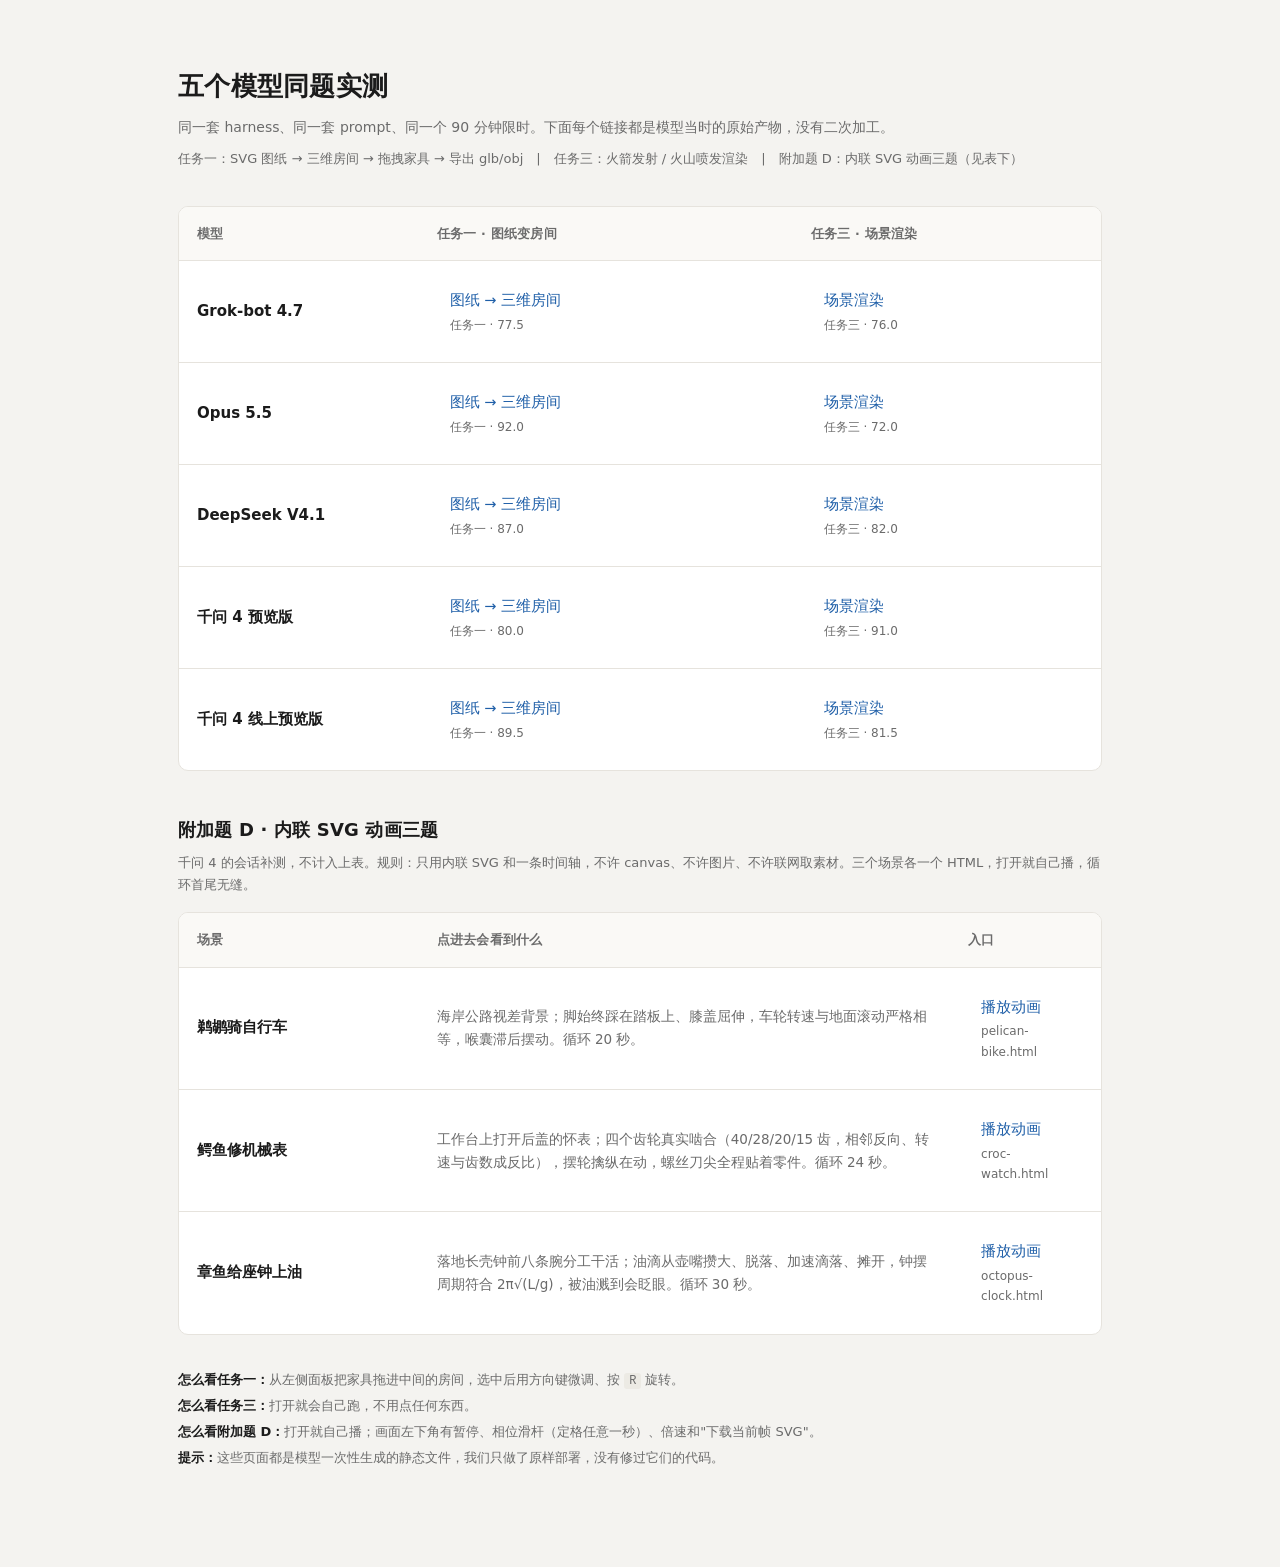
<file: model-eval/qwen4-preview-eval/index.html>
<!DOCTYPE html>
<html lang="zh-CN"><head><meta charset="utf-8"/>
<meta name="viewport" content="width=device-width, initial-scale=1"/>
<meta name="robots" content="noindex, nofollow"/>
<link rel="icon" href="data:,"/>
<title>五个模型同题实测</title>
<style>
  :root{--ink:#1b1b1b;--mute:#6b6b6b;--line:#e6e3dd;--bg:#f4f3f0}
  *{box-sizing:border-box}
  body{margin:0;background:var(--bg);color:var(--ink);line-height:1.7;
    font-family:"PingFang SC","Microsoft YaHei","Segoe UI",system-ui,sans-serif}
  .wrap{max-width:980px;margin:0 auto;padding:64px 28px 96px}
  h1{font-size:26px;margin:0 0 8px;letter-spacing:.01em}
  .sub{color:var(--mute);font-size:14px;margin:0 0 8px}
  .meta{color:var(--mute);font-size:13px;margin:0 0 36px}
  table{border-collapse:separate;border-spacing:0;width:100%;background:#fff;
    border:1px solid var(--line);border-radius:10px;overflow:hidden}
  th,td{padding:16px 18px;text-align:left;border-bottom:1px solid var(--line);vertical-align:middle}
  tr:last-child td{border-bottom:0}
  th{background:#faf9f6;font-size:12.5px;color:var(--mute);font-weight:600;letter-spacing:.02em}
  td.who{width:26%;white-space:nowrap;font-size:15px}
  a.card{display:block;text-decoration:none;color:inherit;padding:10px 12px;border-radius:8px;
    border:1px solid transparent;transition:.15s}
  a.card:hover{background:#f7f6f2;border-color:var(--line)}
  a.card .t{display:block;font-size:14.5px;color:#1f5fa8}
  a.card .s{display:block;font-size:12px;color:var(--mute);margin-top:2px}
  .note{margin-top:32px;font-size:13px;color:var(--mute);line-height:2}
  .note b{color:var(--ink);font-weight:600}
  code{background:#eceae4;padding:1px 5px;border-radius:3px;font-size:12px}
  h2.sec{font-size:18px;margin:44px 0 6px;letter-spacing:.01em}
  p.secsub{color:var(--mute);font-size:13px;margin:0 0 16px}
  td.na{color:#b9b5ac;font-size:13px;padding-left:30px}
</style></head>
<body><div class="wrap">
  <h1>五个模型同题实测</h1>
  <p class="sub">同一套 harness、同一套 prompt、同一个 90 分钟限时。下面每个链接都是模型当时的原始产物，没有二次加工。</p>
  <p class="meta">任务一：SVG 图纸 → 三维房间 → 拖拽家具 → 导出 glb/obj　|　任务三：火箭发射 / 火山喷发渲染　|　附加题 D：内联 SVG 动画三题（见表下）</p>

  <table>
    <tr><th>模型</th><th>任务一 · 图纸变房间</th><th>任务三 · 场景渲染</th></tr>
    <tr>
      <td class="who"><b>Grok-bot 4.7</b></td>
      <td><a class="card" href="A/answers/1/index.html"><span class="t">图纸 → 三维房间</span><span class="s">任务一 · 77.5</span></a></td>
      <td><a class="card" href="A/answers/3/index.html"><span class="t">场景渲染</span><span class="s">任务三 · 76.0</span></a></td>
    </tr>
    <tr>
      <td class="who"><b>Opus 5.5</b></td>
      <td><a class="card" href="B/answers/1/index.html"><span class="t">图纸 → 三维房间</span><span class="s">任务一 · 92.0</span></a></td>
      <td><a class="card" href="B/answers/3/index.html"><span class="t">场景渲染</span><span class="s">任务三 · 72.0</span></a></td>
    </tr>
    <tr>
      <td class="who"><b>DeepSeek V4.1</b></td>
      <td><a class="card" href="C/answers/1/index.html"><span class="t">图纸 → 三维房间</span><span class="s">任务一 · 87.0</span></a></td>
      <td><a class="card" href="C/answers/3/index.html"><span class="t">场景渲染</span><span class="s">任务三 · 82.0</span></a></td>
    </tr>
    <tr>
      <td class="who"><b>千问 4 预览版</b></td>
      <td><a class="card" href="D/answers/1/index.html"><span class="t">图纸 → 三维房间</span><span class="s">任务一 · 80.0</span></a></td>
      <td><a class="card" href="D/answers/3/index.html"><span class="t">场景渲染</span><span class="s">任务三 · 91.0</span></a></td>
    </tr>
    <tr>
      <td class="who"><b>千问 4 线上预览版</b></td>
      <td><a class="card" href="E/answers/1/index.html"><span class="t">图纸 → 三维房间</span><span class="s">任务一 · 89.5</span></a></td>
      <td><a class="card" href="E/answers/3/index.html"><span class="t">场景渲染</span><span class="s">任务三 · 81.5</span></a></td>
    </tr>
  </table>

  <h2 class="sec">附加题 D · 内联 SVG 动画三题</h2>
  <p class="secsub">千问 4 的会话补测，不计入上表。规则：只用内联 SVG 和一条时间轴，不许 canvas、不许图片、不许联网取素材。三个场景各一个 HTML，打开就自己播，循环首尾无缝。</p>
  <table>
    <tr><th>场景</th><th>点进去会看到什么</th><th>入口</th></tr>
    <tr>
      <td class="who"><b>鹈鹕骑自行车</b></td>
      <td style="font-size:13.5px;color:var(--mute)">海岸公路视差背景；脚始终踩在踏板上、膝盖屈伸，车轮转速与地面滚动严格相等，喉囊滞后摆动。循环 20 秒。</td>
      <td><a class="card" href="svg-animation/pelican-bike.html"><span class="t">播放动画</span><span class="s">pelican-bike.html</span></a></td>
    </tr>
    <tr>
      <td class="who"><b>鳄鱼修机械表</b></td>
      <td style="font-size:13.5px;color:var(--mute)">工作台上打开后盖的怀表；四个齿轮真实啮合（40/28/20/15 齿，相邻反向、转速与齿数成反比），摆轮擒纵在动，螺丝刀尖全程贴着零件。循环 24 秒。</td>
      <td><a class="card" href="svg-animation/croc-watch.html"><span class="t">播放动画</span><span class="s">croc-watch.html</span></a></td>
    </tr>
    <tr>
      <td class="who"><b>章鱼给座钟上油</b></td>
      <td style="font-size:13.5px;color:var(--mute)">落地长壳钟前八条腕分工干活；油滴从壶嘴攒大、脱落、加速滴落、摊开，钟摆周期符合 2π√(L/g)，被油溅到会眨眼。循环 30 秒。</td>
      <td><a class="card" href="svg-animation/octopus-clock.html"><span class="t">播放动画</span><span class="s">octopus-clock.html</span></a></td>
    </tr>
  </table>

  <div class="note">
    <b>怎么看任务一：</b>从左侧面板把家具拖进中间的房间，选中后用方向键微调、按 <code>R</code> 旋转。<br/>
    <b>怎么看任务三：</b>打开就会自己跑，不用点任何东西。<br/>
    <b>怎么看附加题 D：</b>打开就自己播；画面左下角有暂停、相位滑杆（定格任意一秒）、倍速和"下载当前帧 SVG"。<br/>
    <b>提示：</b>这些页面都是模型一次性生成的静态文件，我们只做了原样部署，没有修过它们的代码。
  </div>
</div></body></html>
</file>
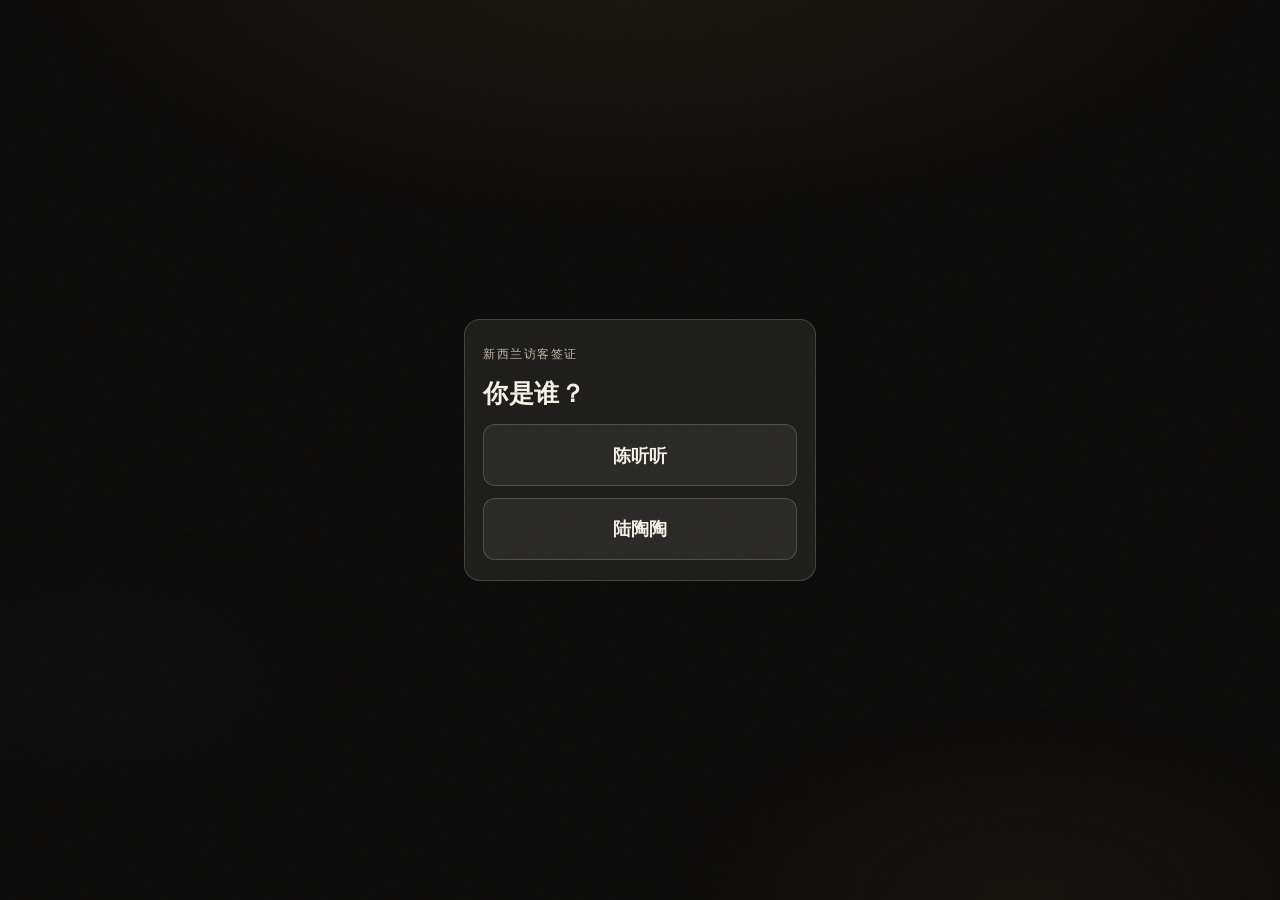
<file: trips/nz/visa/index.html>
<!DOCTYPE html>
<html lang="zh-CN">
  <head>
    <meta charset="utf-8" />
    <meta name="viewport" content="width=device-width, initial-scale=1" />
    <meta name="color-scheme" content="dark" />
    <title>新西兰访客签证办理清单</title>
    <base href="/trips/nz/visa/" />
    <link rel="stylesheet" href="css/handbook.css?v=sync1" />
  </head>
  <body>
    <div class="gate" data-gate hidden>
      <div class="gate__card">
        <p class="gate__kicker">新西兰访客签证</p>
        <h1 class="gate__title">你是谁？</h1>
        <div class="gate__choices" data-gate-choices></div>
      </div>
    </div>

    <div class="app" data-app hidden>
      <header class="person-bar" data-person-bar>
        <div class="person-bar__inner">
          <span class="person-bar__label">当前</span>
          <div class="person-bar__switch" data-person-switch role="group" aria-label="切换身份"></div>
        </div>
      </header>

      <div class="shell">
        <nav class="sidenav" aria-label="页面导航" data-sidenav></nav>

        <div class="page">
          <h1>新西兰访客签证办理清单</h1>
          <p class="meta">
            <span data-person-name></span>
            · <span data-subtitle></span><br />
            <span data-asof></span>
            · <span data-reviewed></span>
            · 今日 <span data-today></span>
          </p>

          <p class="next" data-next>
            当前事项：<a href="#"><strong data-next-text></strong></a>
          </p>

          <h2 id="sec-timeline">办理排期</h2>
          <p class="meta">按勾选进度推进；标注日期仅供参考。勾选后，「当前事项」指向下一项未完成任务。</p>
          <div data-timeline></div>

          <h2 id="sec-batches">外勤合并建议</h2>
          <p class="meta">以下非排期本身，仅用于减少往返次数：同一地点可一次办结的事项。</p>
          <div data-batches></div>

          <h2 id="sec-templates">模板文件</h2>
          <p class="meta">「打开」为在线预览，「下载」为保存至本地。</p>
          <ul class="tpl-list" data-templates></ul>

          <h2 id="sec-docs">材料一览</h2>
          <p class="meta">普通文件：PDF，单个不超过 10MB，不得加密。照片：JPG/JPEG，竖版 3:4。</p>
          <ul class="doc-table" data-docs></ul>

          <h2 id="sec-funds">资金要求</h2>
          <ul class="zebra" data-funds></ul>

          <h2 id="sec-paths">申请路径</h2>
          <div data-paths></div>

          <h2 id="sec-preflight">递交前核对</h2>
          <ul class="checks" data-preflight></ul>

          <h2 id="sec-links">官方链接</h2>
          <ul class="zebra links" data-links></ul>
        </div>
      </div>
    </div>

    <script src="js/handbook-data.js?v=sync1"></script>
    <script src="js/handbook.js?v=sync1"></script>
  </body>
</html>
</file>
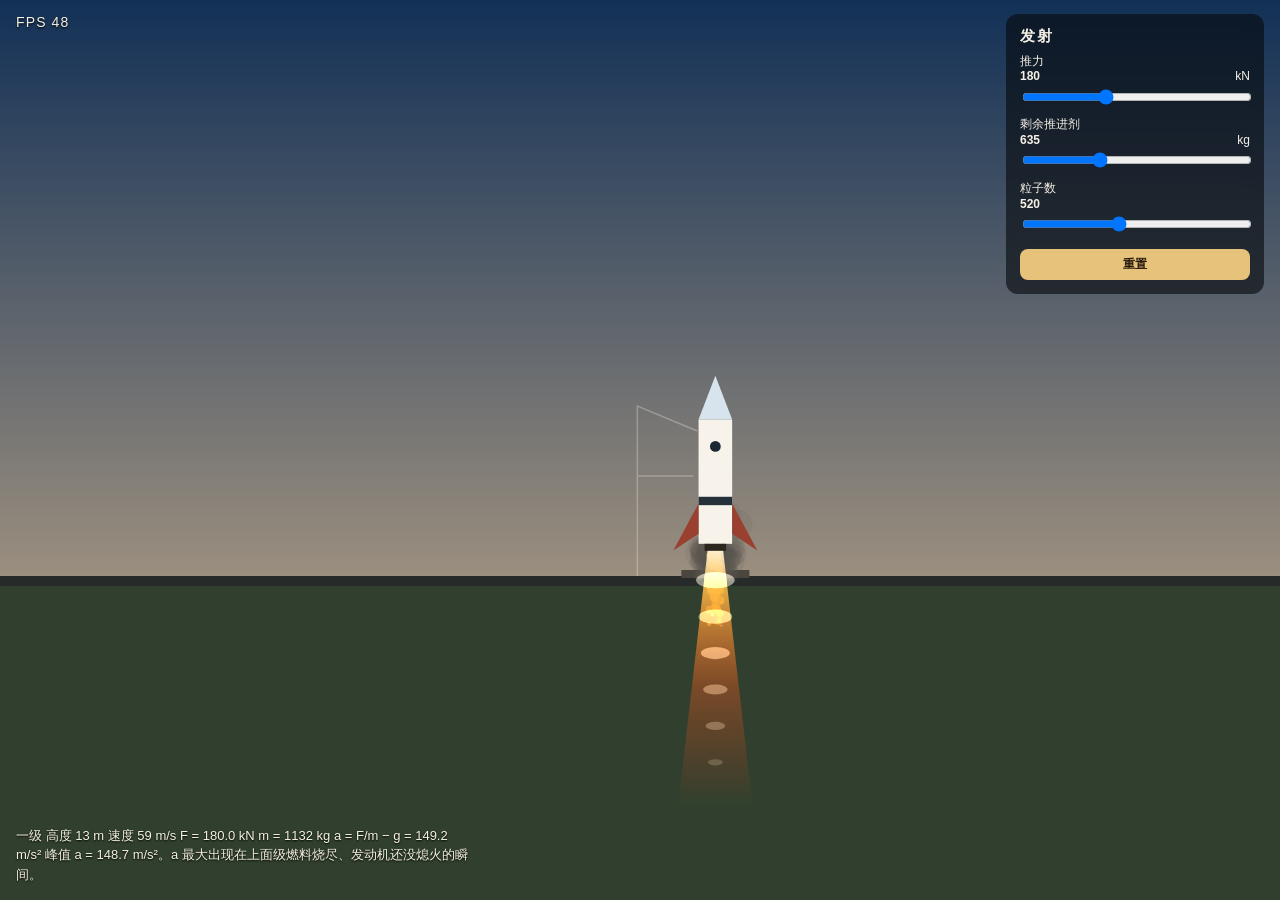
<file: model-eval/qwen4-preview-eval/A/answers/3/index.html>
<!DOCTYPE html>
<html lang="zh-CN">
<head>
<meta charset="utf-8">
<meta name="viewport" content="width=device-width, initial-scale=1">
<title>发射</title>
<style>
  html, body { margin: 0; height: 100%; background: #07090d; overflow: hidden; }
  canvas { display: block; width: 100%; height: 100%; }
  #fps {
    position: absolute; left: 16px; top: 14px;
    color: #f6f1e6; font: 14px/1.2 "Segoe UI", "PingFang SC", sans-serif;
    letter-spacing: 0.08em; font-variant-numeric: tabular-nums;
    text-shadow: 0 1px 2px #000;
  }
  #readout {
    position: absolute; left: 16px; bottom: 16px; max-width: 460px;
    color: #f6f1e6; font: 13px/1.5 "Segoe UI", "PingFang SC", sans-serif;
    text-shadow: 0 1px 2px #000;
  }
  .panel {
    position: absolute; right: 16px; top: 14px; width: 230px;
    padding: 12px 14px 14px; border-radius: 12px;
    background: rgba(8, 10, 14, 0.62); color: #f6f1e6;
    font: 12px/1.3 "Segoe UI", "PingFang SC", sans-serif;
    backdrop-filter: blur(8px);
  }
  .panel h1 { margin: 0 0 8px; font-size: 15px; font-weight: 650; letter-spacing: 0.14em; }
  label { display: block; margin: 8px 0 0; }
  label span { display: flex; justify-content: space-between; }
  input[type="range"] { width: 100%; margin-top: 4px; }
  button {
    width: 100%; margin-top: 12px; padding: 8px 0;
    border: 0; border-radius: 8px; cursor: pointer;
    background: #e6c27a; color: #2a1c0c; font: inherit; font-weight: 700;
  }
</style>
</head>
<body>
<canvas id="c"></canvas>
<div id="fps">FPS —</div>
<div id="readout"></div>
<div class="panel">
  <h1>发射</h1>
  <label>推力<span><b id="thrust-v">180</b><span>kN</span></span>
    <input id="thrust" type="range" min="80" max="360" value="180">
  </label>
  <label>剩余推进剂<span><b id="fuel-v">880</b><span>kg</span></span>
    <input id="fuel" type="range" min="100" max="2500" value="880">
  </label>
  <label>粒子数<span><b id="particle-v">520</b></span>
    <input id="particles" type="range" min="40" max="1200" value="520">
  </label>
  <button id="reset" type="button">重置</button>
</div>
<script>
const G = 9.81;
const canvas = document.getElementById("c");
const ctx = canvas.getContext("2d");
const thrustEl = document.getElementById("thrust");
const fuelEl = document.getElementById("fuel");
const particleEl = document.getElementById("particles");
const fpsEl = document.getElementById("fps");
const readoutEl = document.getElementById("readout");

function mulberry32(seed) {
  return function () {
    seed |= 0;
    seed = (seed + 0x6d2b79f5) | 0;
    let t = Math.imul(seed ^ (seed >>> 15), 1 | seed);
    t = (t + Math.imul(t ^ (t >>> 7), 61 | t)) ^ t;
    return ((t ^ (t >>> 14)) >>> 0) / 4294967296;
  };
}
const rand = mulberry32(7);
const stars = Array.from({ length: 220 }, () => ({
  x: rand(),
  y: rand(),
  r: rand() * 1.4 + 0.3,
  a: rand() * 0.7 + 0.3
}));

let dpr = 1;
let W = 1;
let H = 1;
let cam = 0;
let fps = 60;
let last = performance.now();
let particles = [];
let state;

function fresh() {
  particles = [];
  cam = 0;
  state = {
    t: 0,
    phase: "hold",
    stage: 1,
    dry: 500,
    fuel: Number(fuelEl.value),
    alt: 0,
    vy: 0,
    maxA: -Infinity,
    booster: null,
    boomed: false,
    boomT: -99,
    sepT: -99
  };
}
fresh();

thrustEl.addEventListener("input", () => {
  document.getElementById("thrust-v").textContent = thrustEl.value;
});
fuelEl.addEventListener("input", () => {
  state.fuel = Number(fuelEl.value);
  document.getElementById("fuel-v").textContent = fuelEl.value;
});
particleEl.addEventListener("input", () => {
  document.getElementById("particle-v").textContent = particleEl.value;
});
document.getElementById("reset").addEventListener("click", fresh);

function resize() {
  dpr = Math.min(window.devicePixelRatio || 1, 2);
  W = Math.max(1, Math.floor(window.innerWidth * dpr));
  H = Math.max(1, Math.floor(window.innerHeight * dpr));
  canvas.width = W;
  canvas.height = H;
}
window.addEventListener("resize", resize);
resize();

function engine() {
  const knob = Number(thrustEl.value) * 1000;
  const burning = state.fuel > 0 && state.phase !== "coast";
  const F = burning ? knob * (state.stage === 1 ? 1 : 0.42) : 0;
  const m = state.dry + Math.max(0, state.fuel);
  return { F, m, a: F / m - G, burning };
}

function burnRate() {
  return state.stage === 1 ? 220 : 60;
}

function separate() {
  state.booster = { alt: state.alt, vy: state.vy - 90, x: 0, angle: 0.4, spin: 1.7 };
  state.stage = 2;
  state.dry = 90;
  state.fuel = 240;
  state.sepT = state.t;
}

function step(dt) {
  state.t += dt;
  const before = engine();
  if (state.phase === "hold") {
    if (before.burning) state.fuel -= burnRate() * dt;
    if (state.fuel <= 0) state.fuel = 0;
    if (state.t >= 0.7) state.phase = "boost";
  } else {
    const { a, burning } = before;
    state.vy += a * dt;
    state.alt = Math.max(0, state.alt + state.vy * dt);
    if (burning) {
      state.fuel -= burnRate() * dt;
      if (state.fuel <= 0) {
        state.fuel = 0;
        if (state.stage === 1) separate();
        else state.phase = "coast";
      }
    }
    if (state.phase !== "hold" && before.burning && before.a > state.maxA) state.maxA = before.a;
    if (!state.boomed && state.vy >= 340) {
      state.boomed = true;
      state.boomT = state.t;
    }
  }
  if (state.booster) {
    const b = state.booster;
    b.vy -= G * dt;
    b.alt += b.vy * dt;
    b.x += 36 * dt;
    b.angle += b.spin * dt;
    if (b.alt < 0) {
      b.alt = 0;
      b.vy = 0;
      b.spin = 0;
    }
  }
  const lead = (H * 0.07) / (2.5 * Math.max(1, dpr));
  cam = Math.max(0, state.alt - lead);
}

function wy(y) {
  return H * 0.64 - (y - cam) * 2.5 * dpr;
}

function spawn(kind, x, y, vx, vy, life, size) {
  particles.push({ kind, x, y, vx, vy, life, max: life, size });
}

function stepParticles(dt, nozzleX, nozzleY, eng) {
  const want = Number(particleEl.value);
  if (eng.burning && state.phase !== "hold") {
    const n = Math.max(1, Math.round(want * dt));
    for (let i = 0; i < n; i += 1) {
      const spread = (Math.random() - 0.5) * 18;
      spawn(
        Math.random() < 0.82 ? "flame" : "spark",
        nozzleX + spread * 0.15,
        state.alt,
        spread,
        state.vy - (160 + Math.random() * 90),
        0.45 + Math.random() * 0.55,
        (2 + Math.random() * 4) * dpr
      );
    }
  }
  if (state.phase === "hold" || state.alt < 80) {
    const smokeN = Math.max(1, Math.round(want * 0.25 * dt));
    for (let i = 0; i < smokeN; i += 1) {
      spawn("smoke", nozzleX + (Math.random() - 0.5) * 14, 0, (Math.random() - 0.5) * 10, 8 + Math.random() * 16, 2.2 + Math.random(), (8 + Math.random() * 14) * dpr);
    }
  }
  for (const p of particles) {
    p.life -= dt;
    p.vy -= (p.kind === "smoke" ? 2 : G * 0.15) * dt;
    p.x += p.vx * dt;
    p.y += p.vy * dt;
  }
  if (particles.length > 1600) particles.splice(0, particles.length - 1600);
  particles = particles.filter((p) => p.life > 0 && p.y > -20);
}

function lerp(a, b, t) {
  return a + (b - a) * t;
}
function mix(c0, c1, t) {
  return [lerp(c0[0], c1[0], t), lerp(c0[1], c1[1], t), lerp(c0[2], c1[2], t)];
}
function rgb(c) {
  return `rgb(${c[0] | 0},${c[1] | 0},${c[2] | 0})`;
}

const skyStops = [
  { a: 0, top: [18, 48, 86], bot: [232, 196, 150] },
  { a: 2500, top: [10, 24, 48], bot: [86, 122, 166] },
  { a: 12000, top: [6, 10, 20], bot: [20, 36, 64] },
  { a: 40000, top: [2, 3, 8], bot: [6, 8, 16] }
];

function skyAt(alt) {
  let i = 0;
  while (i < skyStops.length - 2 && alt > skyStops[i + 1].a) i += 1;
  const s0 = skyStops[i];
  const s1 = skyStops[i + 1];
  const t = Math.min(1, Math.max(0, (alt - s0.a) / (s1.a - s0.a)));
  return { top: mix(s0.top, s1.top, t), bot: mix(s0.bot, s1.bot, t) };
}

function drawSky() {
  const col = skyAt(cam);
  const g = ctx.createLinearGradient(0, 0, 0, H);
  g.addColorStop(0, rgb(col.top));
  g.addColorStop(1, rgb(col.bot));
  ctx.fillStyle = g;
  ctx.fillRect(0, 0, W, H);
  const starAlpha = Math.min(1, Math.max(0, (cam - 800) / 8000));
  if (starAlpha > 0.02) {
    ctx.fillStyle = `rgba(255,255,255,${starAlpha})`;
    for (const s of stars) {
      ctx.globalAlpha = starAlpha * s.a;
      ctx.fillRect(s.x * W, s.y * H * 0.75, s.r * dpr, s.r * dpr);
    }
    ctx.globalAlpha = 1;
  }
}

function drawGround(nozzleX) {
  const gy = wy(0);
  if (gy > H + 40) return;
  ctx.fillStyle = "#31402e";
  ctx.fillRect(0, gy, W, Math.max(0, H - gy));
  ctx.fillStyle = "#262a28";
  ctx.fillRect(0, gy, W, 10 * dpr);
  ctx.fillStyle = "#4a463e";
  ctx.fillRect(nozzleX - 34 * dpr, gy - 6 * dpr, 68 * dpr, 8 * dpr);
  ctx.strokeStyle = "rgba(232,224,208,0.35)";
  ctx.lineWidth = 1.5 * dpr;
  const mastX = nozzleX - 78 * dpr;
  const mastTop = wy(68);
  ctx.beginPath();
  ctx.moveTo(mastX, gy);
  ctx.lineTo(mastX, mastTop);
  ctx.lineTo(nozzleX - 18 * dpr, wy(58));
  ctx.moveTo(mastX, wy(40));
  ctx.lineTo(nozzleX - 22 * dpr, wy(40));
  ctx.stroke();
}

function drawVehicle(x, baseY, height, angle, mode) {
  ctx.save();
  ctx.translate(x, baseY);
  ctx.rotate(angle);
  const w = height * 0.2;
  const nose = -height;
  const bodyTop = mode === "booster" ? -height * 0.72 : -height * 0.74;
  ctx.fillStyle = mode === "booster" ? "#d9d3c6" : "#f7f3ea";
  ctx.fillRect(-w / 2, bodyTop, w, -bodyTop);
  if (mode !== "booster") {
    ctx.beginPath();
    ctx.moveTo(-w / 2, bodyTop);
    ctx.lineTo(0, nose);
    ctx.lineTo(w / 2, bodyTop);
    ctx.fillStyle = "#d7e4ee";
    ctx.fill();
    ctx.fillStyle = "#1b2832";
    ctx.beginPath();
    ctx.arc(0, bodyTop + height * 0.16, w * 0.16, 0, Math.PI * 2);
    ctx.fill();
  }
  ctx.fillStyle = "#24303a";
  ctx.fillRect(-w / 2, -height * 0.28, w, height * 0.05);
  ctx.fillStyle = "#9a4030";
  ctx.beginPath();
  ctx.moveTo(-w / 2, -height * 0.06);
  ctx.lineTo(-w * 1.25, height * 0.04);
  ctx.lineTo(-w / 2, -height * 0.24);
  ctx.fill();
  ctx.beginPath();
  ctx.moveTo(w / 2, -height * 0.06);
  ctx.lineTo(w * 1.25, height * 0.04);
  ctx.lineTo(w / 2, -height * 0.24);
  ctx.fill();
  ctx.fillStyle = "#2c261e";
  ctx.fillRect(-w * 0.32, 0, w * 0.64, 7 * dpr);
  ctx.restore();
}

function drawPlume(x, nozzleY, power) {
  const len = (80 + power * 120) * dpr;
  const g = ctx.createLinearGradient(x, nozzleY, x, nozzleY + len);
  g.addColorStop(0, "rgba(255,252,240,0.95)");
  g.addColorStop(0.18, "rgba(255,186,70,0.85)");
  g.addColorStop(0.55, "rgba(255,92,28,0.35)");
  g.addColorStop(1, "rgba(255,60,20,0)");
  ctx.fillStyle = g;
  ctx.beginPath();
  ctx.moveTo(x - 7 * dpr, nozzleY);
  ctx.lineTo(x + 7 * dpr, nozzleY);
  ctx.lineTo(x + (22 + power * 10) * dpr, nozzleY + len);
  ctx.lineTo(x - (22 + power * 10) * dpr, nozzleY + len);
  ctx.fill();
  ctx.save();
  ctx.globalCompositeOperation = "lighter";
  for (let i = 1; i <= 6; i += 1) {
    const yy = nozzleY + (i * len) / 7.2;
    const rx = (20 - i * 2.2) * dpr * (0.55 + power * 0.35);
    ctx.beginPath();
    ctx.ellipse(x, yy, Math.max(2, rx), Math.max(2, rx * 0.42), 0, 0, Math.PI * 2);
    ctx.fillStyle = `rgba(255,244,220,${0.5 - i * 0.06})`;
    ctx.fill();
  }
  ctx.restore();
}

function drawParticles(originX) {
  for (const p of particles) {
    const sx = originX + p.x * 2.5 * dpr;
    const sy = wy(p.y);
    const k = p.life / p.max;
    if (p.kind === "smoke") {
      ctx.fillStyle = `rgba(90,86,80,${0.18 * k})`;
      ctx.beginPath();
      ctx.arc(sx, sy, p.size * (1.4 - k), 0, Math.PI * 2);
      ctx.fill();
    } else if (p.kind === "spark") {
      ctx.fillStyle = `rgba(255,220,140,${k})`;
      ctx.fillRect(sx, sy, p.size * 0.45, p.size * 0.45);
    } else {
      ctx.fillStyle = `rgba(255,${120 + 80 * k | 0},40,${0.8 * k})`;
      ctx.beginPath();
      ctx.arc(sx, sy, p.size * k, 0, Math.PI * 2);
      ctx.fill();
    }
  }
}

function drawBoom(x, y) {
  const age = state.t - state.boomT;
  if (age < 0 || age > 1.3) return;
  ctx.strokeStyle = `rgba(255,255,255,${1 - age / 1.3})`;
  ctx.lineWidth = 2 * dpr;
  ctx.beginPath();
  ctx.ellipse(x, y, age * 220 * dpr, age * 70 * dpr, 0, 0, Math.PI * 2);
  ctx.stroke();
}

function draw() {
  const eng = engine();
  const power = eng.burning ? Math.min(1.7, 0.7 + eng.F / 220000) : 0;
  const nozzleX = W * 0.56 + Math.sin(state.t * 48) * (eng.burning ? 1.4 * dpr * power : 0);
  const baseY = wy(state.alt);
  drawSky();
  if (cam > 6000) {
    ctx.beginPath();
    ctx.arc(W * 0.5, H + 900 * dpr, 1400 * dpr, 0, Math.PI * 2);
    ctx.fillStyle = "#16344c";
    ctx.fill();
    ctx.strokeStyle = "rgba(150,196,255,0.35)";
    ctx.lineWidth = 10 * dpr;
    ctx.stroke();
  }
  drawGround(nozzleX);
  drawParticles(nozzleX);
  if (state.booster) {
    const b = state.booster;
    drawVehicle(nozzleX + b.x * 2.5 * dpr, wy(b.alt), 78 * dpr, b.angle, "booster");
  }
  const height = (state.stage === 1 ? 168 : 112) * dpr;
  if (eng.burning) drawPlume(nozzleX, baseY, power);
  drawVehicle(nozzleX, baseY, height, 0, state.stage === 1 ? "stack" : "upper");
  const sepAge = state.t - state.sepT;
  if (sepAge >= 0 && sepAge < 0.45) {
    ctx.fillStyle = `rgba(255,244,220,${0.45 - sepAge})`;
    ctx.beginPath();
    ctx.arc(nozzleX, baseY + 20 * dpr, (20 + sepAge * 180) * dpr, 0, Math.PI * 2);
    ctx.fill();
  }
  drawBoom(nozzleX, baseY + 30 * dpr);
  const stageName = state.phase === "coast" ? "惯性飞行" : state.stage === 1 ? "一级" : "上面级";
  const peak = Number.isFinite(state.maxA) ? state.maxA.toFixed(1) : "—";
  readoutEl.textContent =
    `${stageName}  高度 ${state.alt.toFixed(0)} m  速度 ${state.vy.toFixed(0)} m/s\n` +
    `F = ${(eng.F / 1000).toFixed(1)} kN    m = ${eng.m.toFixed(0)} kg    a = F/m − g = ${eng.a.toFixed(1)} m/s²\n` +
    `峰值 a = ${peak} m/s²。a 最大出现在上面级燃料烧尽、发动机还没熄火的瞬间。`;
}

function frame(now) {
  const speed = location.hash === "#slow" ? 0.22 : 1;
  const raw = Math.max(0.001, (now - last) / 1000);
  const dt = Math.min(0.033, raw) * speed;
  last = now;
  fps = fps * 0.9 + (1 / raw) * 0.1;
  fpsEl.textContent = `FPS ${fps.toFixed(0)}`;
  document.getElementById("fuel-v").textContent = String(Math.max(0, Math.round(state.fuel)));
  document.getElementById("thrust-v").textContent = thrustEl.value;
  document.getElementById("particle-v").textContent = particleEl.value;
  step(dt);
  const eng = engine();
  stepParticles(dt, 0, state.alt, eng);
  draw();
  requestAnimationFrame(frame);
}
requestAnimationFrame(frame);
</script>
</body>
</html>
</file>
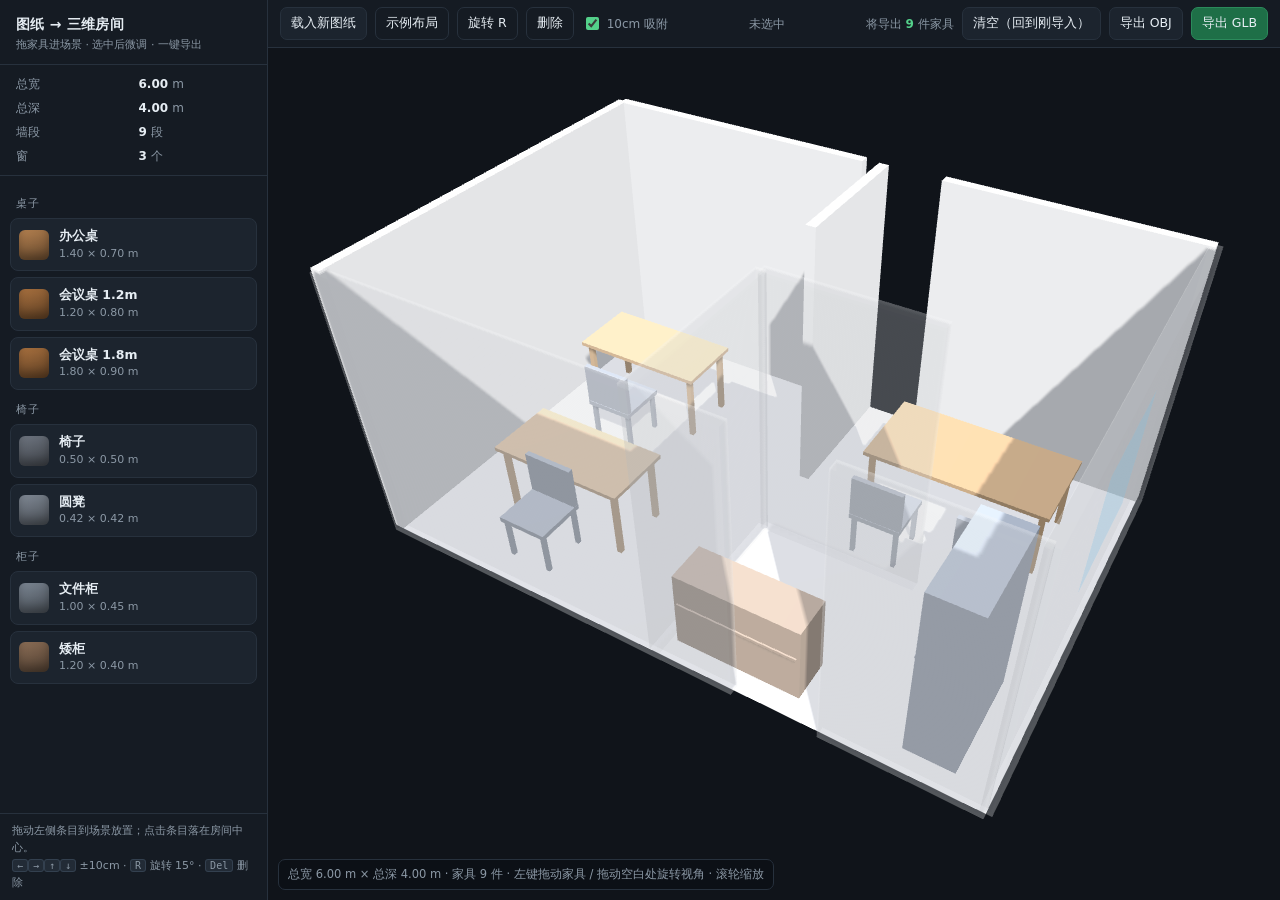
<file: model-eval/qwen4-preview-eval/C/answers/1/index.html>
<!DOCTYPE html>
<html lang="zh-CN">
<head>
<meta charset="utf-8">
<meta name="viewport" content="width=device-width, initial-scale=1">
<title>图纸 → 三维房间 · 摆放与导出</title>
<style>
  :root {
    --bg: #0d1117;
    --panel: #151b23;
    --panel-2: #1c242e;
    --line: #27313d;
    --text: #e6edf3;
    --muted: #8b98a5;
    --accent: #53d08a;
    --bad: #ff5a5a;
  }
  * { box-sizing: border-box; }
  html, body { height: 100%; margin: 0; }
  body {
    display: flex;
    background: var(--bg);
    color: var(--text);
    font: 14px/1.5 -apple-system, "Segoe UI", "Microsoft YaHei", system-ui, sans-serif;
    overflow: hidden;
  }

  aside {
    width: 268px;
    flex: 0 0 268px;
    background: var(--panel);
    border-right: 1px solid var(--line);
    display: flex;
    flex-direction: column;
    min-height: 0;
  }
  .brand {
    padding: 14px 16px 10px;
    border-bottom: 1px solid var(--line);
  }
  .brand h1 { font-size: 14px; margin: 0 0 2px; letter-spacing: .02em; }
  .brand p { margin: 0; font-size: 11px; color: var(--muted); }

  .dims {
    padding: 10px 16px;
    border-bottom: 1px solid var(--line);
    display: grid;
    grid-template-columns: 1fr 1fr;
    gap: 6px 10px;
    font-size: 12px;
  }
  .dims .k { color: var(--muted); }
  .dims .v { font-variant-numeric: tabular-nums; font-weight: 600; }
  .dims .v em { font-style: normal; color: var(--muted); font-weight: 400; }

  .palette { overflow-y: auto; flex: 1; padding: 8px 10px 16px; min-height: 0; }
  .group-title {
    font-size: 11px;
    text-transform: uppercase;
    letter-spacing: .08em;
    color: var(--muted);
    margin: 12px 6px 6px;
  }
  .item {
    display: flex;
    align-items: center;
    gap: 10px;
    padding: 8px;
    border: 1px solid var(--line);
    border-radius: 8px;
    background: var(--panel-2);
    margin-bottom: 6px;
    cursor: grab;
    user-select: none;
  }
  .item:hover { border-color: #3a4757; }
  .item:active { cursor: grabbing; }
  .thumb {
    width: 30px; height: 30px; flex: 0 0 30px;
    border-radius: 6px;
    background: linear-gradient(160deg, var(--c), color-mix(in srgb, var(--c) 55%, #000));
    box-shadow: inset 0 -6px 10px rgba(0,0,0,.28);
  }
  .meta { display: flex; flex-direction: column; min-width: 0; }
  .meta strong { font-size: 12.5px; font-weight: 600; }
  .meta span { font-size: 11px; color: var(--muted); font-variant-numeric: tabular-nums; }
  .hint {
    font-size: 11px;
    color: var(--muted);
    padding: 8px 12px;
    border-top: 1px solid var(--line);
    line-height: 1.6;
  }
  .hint kbd {
    background: #222b36; border: 1px solid #33404f; border-radius: 3px;
    padding: 0 4px; font-size: 10px; font-family: ui-monospace, monospace;
  }

  main { flex: 1; display: flex; flex-direction: column; min-width: 0; }
  header.bar {
    height: 48px;
    flex: 0 0 48px;
    display: flex;
    align-items: center;
    gap: 8px;
    padding: 0 12px;
    border-bottom: 1px solid var(--line);
    background: var(--panel);
  }
  .spacer { flex: 1; }
  button, label.btn {
    font: inherit;
    font-size: 12.5px;
    color: var(--text);
    background: var(--panel-2);
    border: 1px solid var(--line);
    border-radius: 7px;
    padding: 6px 10px;
    cursor: pointer;
    white-space: nowrap;
  }
  button:hover, label.btn:hover { border-color: #3a4757; background: #222c37; }
  button.primary { background: #1e6f47; border-color: #2b8a5b; }
  button.primary:hover { background: #23824f; }
  button.ghost { background: transparent; }
  input[type=file] { display: none; }
  .chk { display: flex; align-items: center; gap: 5px; font-size: 12px; color: var(--muted); }
  .chk input { accent-color: var(--accent); }

  #viewport { flex: 1; position: relative; min-height: 0; }
  #viewport canvas { display: block; }

  .overlay {
    position: absolute;
    left: 10px; bottom: 10px;
    background: rgba(13,17,23,.82);
    border: 1px solid var(--line);
    border-radius: 7px;
    padding: 6px 9px;
    font-size: 11.5px;
    color: var(--muted);
    backdrop-filter: blur(4px);
    pointer-events: none;
    font-variant-numeric: tabular-nums;
  }
  #dropHint {
    position: absolute;
    inset: 12px;
    border: 2px dashed #2b8a5b;
    border-radius: 12px;
    background: rgba(83,208,138,.06);
    display: none;
    align-items: center;
    justify-content: center;
    color: var(--accent);
    font-size: 15px;
    pointer-events: none;
  }
  #dropHint.on { display: flex; }

  .toast {
    position: absolute;
    top: 12px; left: 50%;
    transform: translate(-50%, -12px);
    background: rgba(21,27,35,.95);
    border: 1px solid var(--line);
    border-radius: 8px;
    padding: 8px 14px;
    font-size: 12.5px;
    opacity: 0;
    transition: opacity .18s, transform .18s;
    pointer-events: none;
    max-width: 70%;
  }
  .toast.show { opacity: 1; transform: translate(-50%, 0); }
  .toast.ok { border-color: #2b8a5b; }
  .toast.bad { border-color: var(--bad); color: #ffd7d7; }
</style>
</head>
<body>

<aside>
  <div class="brand">
    <h1>图纸 → 三维房间</h1>
    <p>拖家具进场景 · 选中后微调 · 一键导出</p>
  </div>

  <div class="dims">
    <div class="k">总宽</div>
    <div class="v"><span id="dimWidth">–</span> <em>m</em></div>
    <div class="k">总深</div>
    <div class="v"><span id="dimDepth">–</span> <em>m</em></div>
    <div class="k">墙段</div>
    <div class="v"><span id="wallCount">–</span> <em>段</em></div>
    <div class="k">窗</div>
    <div class="v"><span id="winCount">–</span> <em>个</em></div>
  </div>

  <div class="palette" id="palette"></div>

  <div class="hint">
    拖动左侧条目到场景放置；点击条目落在房间中心。<br>
    <kbd>←</kbd><kbd>→</kbd><kbd>↑</kbd><kbd>↓</kbd> ±10cm · <kbd>R</kbd> 旋转 15° · <kbd>Del</kbd> 删除
  </div>
</aside>

<main>
  <header class="bar">
    <label class="btn" for="fileInput">载入新图纸</label>
    <input type="file" id="fileInput" accept=".svg,image/svg+xml">
    <button class="ghost" id="btnDemo">示例布局</button>
    <button class="ghost" id="btnRotate">旋转 R</button>
    <button class="ghost" id="btnDelete">删除</button>
    <label class="chk"><input type="checkbox" id="chkSnap" checked>10cm 吸附</label>
    <div class="spacer"></div>
    <span id="selectionInfo" style="font-size:12px;color:var(--muted)">未选中</span>
    <div class="spacer"></div>
    <span style="font-size:12px;color:var(--muted)">将导出 <strong id="exportCount" style="color:var(--accent)">0</strong> 件家具</span>
    <button id="btnClear">清空（回到刚导入）</button>
    <button id="btnOBJ">导出 OBJ</button>
    <button class="primary" id="btnGLB">导出 GLB</button>
  </header>

  <div id="viewport">
    <div id="dropHint">松手放置家具</div>
    <div class="overlay">总宽 <span id="dimWidthInline">–</span> m × 总深 <span id="dimDepthInline">–</span> m · 家具 <span id="statCount">0</span> 件 · 左键拖动家具 / 拖动空白处旋转视角 · 滚轮缩放</div>
    <div class="toast" id="toast"></div>
  </div>
</main>

<!-- 同目录 floorplan.svg 的内联副本：file:// 打开时 fetch 被拦，退回这里解析。
     两条路径都交给 js/floorplan.js 计算，尺寸不写死。 -->
<script type="text/plain" id="floorplan-source">
<svg xmlns="http://www.w3.org/2000/svg" viewBox="0 0 800 600" width="800" height="600">
  <desc>Office floor plan. 100 SVG units = 1 metre. Outer envelope 6.00 m x 4.00 m (x:100-700, y:100-500).</desc>
  <rect x="0" y="0" width="800" height="600" fill="#f7f6f3"/>
  <g class="walls" stroke="#333" stroke-width="4" stroke-linecap="square">
    <line class="wall" x1="100" y1="100" x2="380" y2="100"/>
    <line class="wall" x1="460" y1="100" x2="700" y2="100"/>
    <line class="wall" x1="700" y1="100" x2="700" y2="500"/>
    <line class="wall" x1="700" y1="500" x2="560" y2="500"/>
    <line class="wall" x1="480" y1="500" x2="100" y2="500"/>
    <line class="wall" x1="100" y1="500" x2="100" y2="100"/>
    <line class="wall" x1="400" y1="100" x2="400" y2="240"/>
    <line class="wall" x1="400" y1="320" x2="400" y2="500"/>
    <line class="wall" x1="400" y1="320" x2="560" y2="320"/>
  </g>
  <g class="doors" stroke="#c0392b" stroke-width="2" stroke-dasharray="6 4">
    <line class="door" x1="380" y1="100" x2="460" y2="100"/>
    <line class="door" x1="480" y1="500" x2="560" y2="500"/>
    <line class="door" x1="400" y1="240" x2="400" y2="320"/>
  </g>
  <g class="windows" stroke="#3d8ec9" stroke-width="6">
    <line class="window" x1="560" y1="100" x2="680" y2="100"/>
    <line class="window" x1="700" y1="220" x2="700" y2="340"/>
    <line class="window" x1="100" y1="180" x2="100" y2="300"/>
  </g>
  <g font-family="Helvetica, Arial, sans-serif" font-size="14" fill="#7a7a7a">
    <text x="230" y="300">办公区</text>
    <text x="520" y="200">会议室</text>
    <text x="450" y="430">储物间</text>
  </g>
</svg>
</script>

<script src="vendor/three.min.js"></script>
<script src="vendor/OrbitControls.js"></script>
<script src="vendor/GLTFExporter.js"></script>
<script src="vendor/OBJExporter.js"></script>
<script src="js/floorplan.js"></script>
<script src="js/scene-builder.js"></script>
<script src="js/app.js"></script>
</body>
</html>
</file>
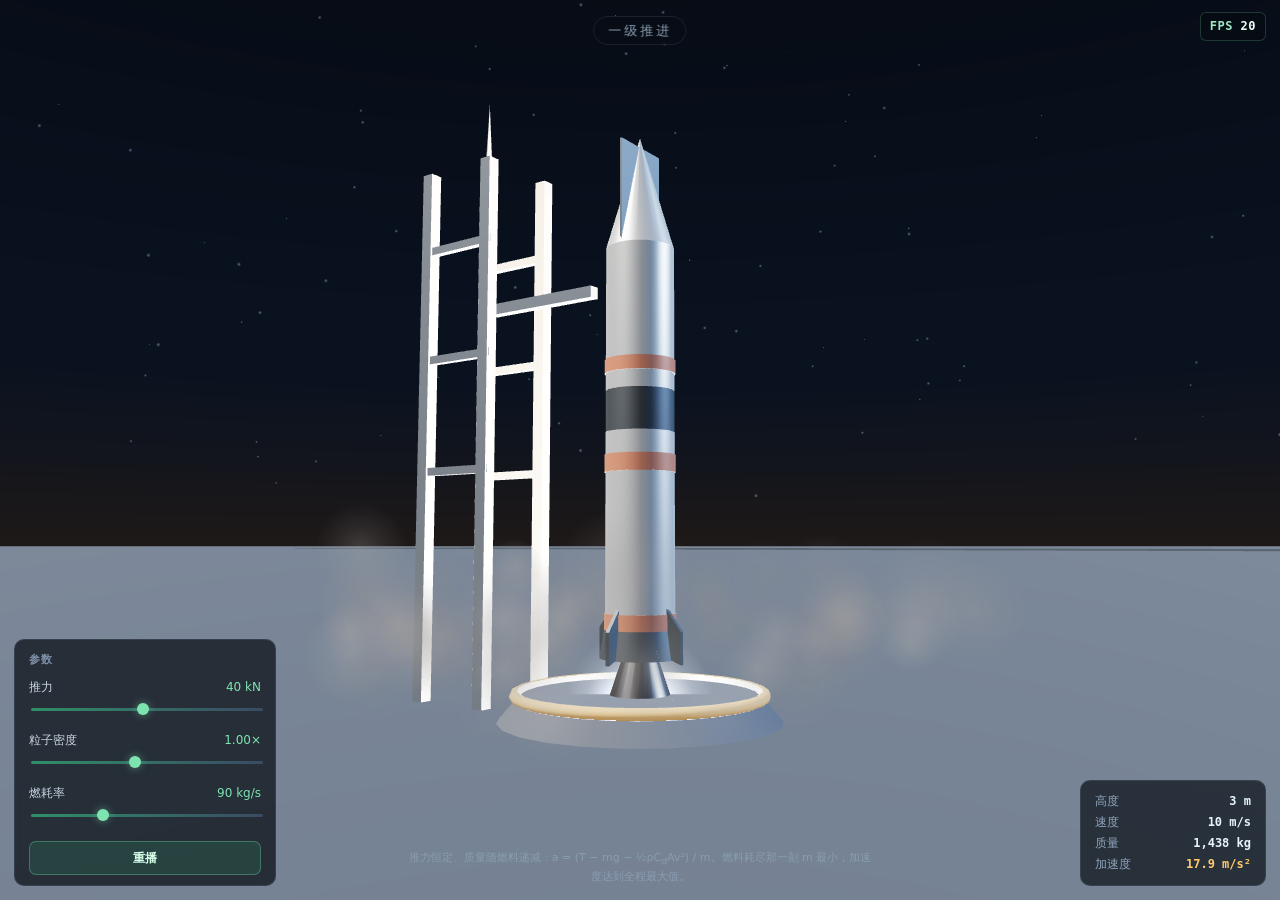
<file: model-eval/qwen4-preview-eval/C/answers/3/index.html>
<!DOCTYPE html>
<html lang="zh-CN">
<head>
<meta charset="utf-8">
<meta name="viewport" content="width=device-width, initial-scale=1">
<title>火箭发射 · 实时渲染</title>
<style>
  * { box-sizing: border-box; }
  html, body { height: 100%; margin: 0; background: #05070c; overflow: hidden; }
  canvas { display: block; }

  #fps {
    position: fixed; top: 12px; right: 14px;
    font: 600 12px/1.4 ui-monospace, "SF Mono", Consolas, monospace;
    color: #9fe8c2; background: rgba(6,12,18,.55);
    border: 1px solid rgba(110,220,170,.22); border-radius: 6px;
    padding: 5px 9px; letter-spacing: .04em; backdrop-filter: blur(4px);
  }
  #fps b { color: #eafff5; }

  #panel {
    position: fixed; left: 14px; bottom: 14px; width: 262px;
    background: rgba(8,13,20,.72);
    border: 1px solid rgba(120,150,190,.18);
    border-radius: 10px;
    padding: 12px 14px 10px;
    font: 12px/1.5 -apple-system, "Segoe UI", "Microsoft YaHei", system-ui, sans-serif;
    color: #c9d6e4; backdrop-filter: blur(8px);
  }
  #panel h2 {
    font-size: 11px; text-transform: uppercase; letter-spacing: .1em;
    margin: 0 0 10px; color: #7f92a8; font-weight: 600;
  }
  .row { margin-bottom: 9px; }
  .row label { display: flex; justify-content: space-between; margin-bottom: 3px; }
  .row label span:last-child { color: #7de3b0; font-variant-numeric: tabular-nums; }
  input[type=range] {
    width: 100%; height: 16px; -webkit-appearance: none; appearance: none;
    background: transparent; cursor: pointer;
  }
  input[type=range]::-webkit-slider-runnable-track {
    height: 3px; border-radius: 2px;
    background: linear-gradient(90deg, #2f8f68, #3a4b63);
  }
  input[type=range]::-webkit-slider-thumb {
    -webkit-appearance: none; width: 12px; height: 12px; border-radius: 50%;
    background: #7de3b0; margin-top: -4.5px; box-shadow: 0 0 8px rgba(125,227,176,.5);
  }
  input[type=range]::-moz-range-track { height: 3px; background: #3a4b63; border-radius: 2px; }
  input[type=range]::-moz-range-thumb {
    width: 12px; height: 12px; border: 0; border-radius: 50%; background: #7de3b0;
  }
  #reset {
    width: 100%; margin-top: 4px; padding: 7px 0;
    font: inherit; font-weight: 600; color: #d8ffe9; cursor: pointer;
    background: rgba(45,140,100,.22); border: 1px solid rgba(110,220,170,.35);
    border-radius: 7px;
  }
  #reset:hover { background: rgba(45,140,100,.36); }

  #tele {
    position: fixed; right: 14px; bottom: 14px;
    background: rgba(8,13,20,.7);
    border: 1px solid rgba(120,150,190,.18);
    border-radius: 10px; padding: 10px 14px;
    font: 12px/1.75 ui-monospace, "SF Mono", Consolas, monospace;
    color: #8fa4bb; backdrop-filter: blur(8px);
    min-width: 186px;
  }
  #tele div { display: flex; justify-content: space-between; gap: 14px; }
  #tele b { color: #e6f4ff; font-weight: 600; }
  #tele .hot b { color: #ffcb6b; }

  #phase {
    position: fixed; top: 16px; left: 50%; transform: translateX(-50%);
    font: 500 13px/1 ui-monospace, monospace; letter-spacing: .22em;
    color: rgba(200,225,250,.7); text-transform: uppercase;
    padding: 7px 14px; border: 1px solid rgba(120,150,190,.16);
    border-radius: 20px; background: rgba(8,13,20,.5); backdrop-filter: blur(4px);
  }
  #note {
    position: fixed; left: 50%; bottom: 14px; transform: translateX(-50%);
    max-width: 470px; text-align: center;
    font: 11px/1.6 -apple-system, "Microsoft YaHei", system-ui, sans-serif;
    color: rgba(150,172,196,.62);
    pointer-events: none;
  }
  @media (max-width: 900px) {
    #note { display: none; }
    #panel { width: 210px; }
  }
</style>
</head>
<body>

<div id="fps">FPS <b>–</b></div>
<div id="phase">待点火</div>

<div id="panel">
  <h2>参数</h2>
  <div class="row">
    <label><span>推力</span><span id="vThrust">40 kN</span></label>
    <input type="range" id="thrust" min="12" max="70" value="40" step="1">
  </div>
  <div class="row">
    <label><span>粒子密度</span><span id="vDens">1.00×</span></label>
    <input type="range" id="dens" min="0.2" max="2" value="1" step="0.05">
  </div>
  <div class="row">
    <label><span>燃耗率</span><span id="vBurn">90 kg/s</span></label>
    <input type="range" id="burn" min="60" max="160" value="90" step="5">
  </div>
  <button id="reset">重播</button>
</div>

<div id="tele">
  <div><span>高度</span><b id="tAlt">0 m</b></div>
  <div><span>速度</span><b id="tVel">0 m/s</b></div>
  <div><span>质量</span><b id="tMass">1,500 kg</b></div>
  <div class="hot"><span>加速度</span><b id="tAcc">0.0 m/s²</b></div>
</div>

<div id="note">推力恒定、质量随燃料递减：a = (T − mg − ½ρC<sub>d</sub>Av²) / m。燃料耗尽那一刻 m 最小，加速度达到全程最大值。</div>

<script src="vendor/three.min.js"></script>
<script>
(function () {
  'use strict';

  /* ==================================================================
     世界尺度：1 场景单位 = 5 m。火箭本体高约 13 单位 ≈ 65 m。
     ================================================================== */
  var UNIT = 5;
  var G = 9.81;

  var params = { thrustKn: 40, density: 1.0, burnRate: 90 };

  var state = {
    t: 0,
    phase: 'ignite',      // ignite | stage1 | sep | stage2 | coast | ended
    y: 0, v: 0, a: 0,
    prop1: 700,
    prop2: 300,
    thr: 0,
    maxAcc: 0,
    autoResetAt: 24
  };

  // 起飞质量 1500 kg：助推干重 250 + 上面级干重 250 + 一级燃料 700 + 二级燃料 300
  var MASS = {
    boosterDry: 250,
    upperDry: 250,
    prop1: 700,
    prop2: 300,
    thrust2: 20000,
    area: 0.64,   // 迎风面积 m²（弹径约 0.9 m）
    cd: 0.55
  };

  /* ---------------- 渲染基础 ---------------- */
  var renderer = new THREE.WebGLRenderer({ antialias: true, powerPreference: 'high-performance' });
  renderer.setPixelRatio(Math.min(window.devicePixelRatio, 2));
  renderer.setSize(window.innerWidth, window.innerHeight);
  renderer.outputEncoding = THREE.sRGBEncoding;
  renderer.toneMapping = THREE.ACESFilmicToneMapping;
  renderer.toneMappingExposure = 1.15;
  document.body.appendChild(renderer.domElement);

  var scene = new THREE.Scene();
  var camera = new THREE.PerspectiveCamera(48, window.innerWidth / window.innerHeight, 0.2, 20000);
  camera.position.set(16, 5, 24);

  // 天空穹顶：自下而上由暗橙雾过渡到深空蓝黑
  var skyMat = new THREE.ShaderMaterial({
    side: THREE.BackSide,
    depthWrite: false,
    uniforms: {
      cLow: { value: new THREE.Color(0x33200f) },
      cMid: { value: new THREE.Color(0x0a1220) },
      cHigh: { value: new THREE.Color(0x03050a) }
    },
    vertexShader: [
      'varying vec3 vPos;',
      'void main(){ vPos = position; gl_Position = projectionMatrix * modelViewMatrix * vec4(position,1.0); }'
    ].join('\n'),
    fragmentShader: [
      'varying vec3 vPos;',
      'uniform vec3 cLow; uniform vec3 cMid; uniform vec3 cHigh;',
      'void main(){',
      '  float h = clamp(normalize(vPos).y * 0.5 + 0.5, 0.0, 1.0);',
      '  vec3 c = mix(cLow, cMid, smoothstep(0.40, 0.60, h));',
      '  c = mix(c, cHigh, smoothstep(0.56, 0.95, h));',
      '  gl_FragColor = vec4(c, 1.0);',
      '}'
    ].join('\n')
  });
  scene.add(new THREE.Mesh(new THREE.SphereGeometry(9000, 32, 24), skyMat));

  // 星空
  (function stars() {
    var n = 900, pos = new Float32Array(n * 3), sz = new Float32Array(n);
    for (var i = 0; i < n; i++) {
      var u = Math.random() * Math.PI * 2;
      var v = Math.acos(Math.random() * 0.97);
      var r = 6000;
      pos[i * 3] = Math.sin(v) * Math.cos(u) * r;
      pos[i * 3 + 1] = Math.cos(v) * r * 0.9 + 300;
      pos[i * 3 + 2] = Math.sin(v) * Math.sin(u) * r;
      sz[i] = 1.5 + Math.random() * 3.5;
    }
    var g = new THREE.BufferGeometry();
    g.setAttribute('position', new THREE.BufferAttribute(pos, 3));
    g.setAttribute('aSize', new THREE.BufferAttribute(sz, 1));
    var m = new THREE.ShaderMaterial({
      transparent: true, depthWrite: false, blending: THREE.AdditiveBlending,
      vertexShader: [
        'attribute float aSize; varying float vA;',
        'void main(){ vec4 mv = modelViewMatrix * vec4(position,1.0);',
        '  vA = clamp(1.0 - length(mv.xyz)/9000.0, 0.18, 1.0);',
        '  gl_PointSize = aSize; gl_Position = projectionMatrix * mv; }'
      ].join('\n'),
      fragmentShader: [
        'varying float vA;',
        'void main(){ vec2 d = gl_PointCoord - vec2(0.5);',
        '  float a = smoothstep(0.5, 0.0, length(d)) * vA;',
        '  gl_FragColor = vec4(vec3(0.82,0.9,1.0), a); }'
      ].join('\n')
    });
    scene.add(new THREE.Points(g, m));
  })();

  /* ---------------- 灯光 ---------------- */
  scene.add(new THREE.HemisphereLight(0x9fc4ff, 0x1a1410, 0.5));
  var key = new THREE.DirectionalLight(0xfff0d8, 1.2);
  key.position.set(-30, 60, 40);
  scene.add(key);
  var rim = new THREE.DirectionalLight(0x6fa8ff, 0.75);
  rim.position.set(40, 20, -30);
  scene.add(rim);

  var engineLight = new THREE.PointLight(0xffb066, 0, 300, 2);
  scene.add(engineLight);

  /* ---------------- 地面与发射台 ---------------- */
  var ground = new THREE.Mesh(
    new THREE.PlaneGeometry(20000, 20000),
    new THREE.MeshStandardMaterial({ color: 0x161a20, roughness: 0.96, metalness: 0.05 })
  );
  ground.rotation.x = -Math.PI / 2;
  ground.position.y = -0.05;
  scene.add(ground);

  var grid = new THREE.GridHelper(3000, 60, 0x2b3a4a, 0x1a222b);
  grid.position.y = 0.01;
  scene.add(grid);

  var padMat = new THREE.MeshStandardMaterial({ color: 0x2a2f38, roughness: 0.85, metalness: 0.25 });
  var pad = new THREE.Mesh(new THREE.CylinderGeometry(3.4, 4.0, 0.7, 24), padMat);
  pad.position.y = 0.35;
  scene.add(pad);

  var padRing = new THREE.Mesh(
    new THREE.TorusGeometry(3.5, 0.16, 8, 32),
    new THREE.MeshStandardMaterial({ color: 0x8a5a2a, emissive: 0x4a2a10, roughness: 0.6 })
  );
  padRing.rotation.x = Math.PI / 2;
  padRing.position.y = 0.72;
  scene.add(padRing);

  // 塔架
  var towerMat = new THREE.MeshStandardMaterial({ color: 0x3b4450, roughness: 0.7, metalness: 0.5 });
  (function tower() {
    var p = new THREE.Group();
    [[-1, -1], [1, -1], [1, 1], [-1, 1]].forEach(function (o) {
      var leg = new THREE.Mesh(new THREE.BoxGeometry(0.4, 17, 0.4), towerMat);
      leg.position.set(o[0] * 1.3, 8.5, o[1] * 1.3);
      p.add(leg);
    });
    for (var k = 2; k <= 4; k++) {
      var beam = new THREE.Mesh(new THREE.BoxGeometry(3.0, 0.25, 0.25), towerMat);
      beam.position.set(0, k * 3.6, -1.3);
      p.add(beam);
      var beam2 = beam.clone();
      beam2.position.z = 1.3;
      p.add(beam2);
    }
    var arm = new THREE.Mesh(new THREE.BoxGeometry(4.2, 0.35, 0.35), towerMat);
    arm.position.set(2.4, 12.5, 0);
    p.add(arm);
    var spike = new THREE.Mesh(new THREE.ConeGeometry(0.14, 2.6, 6), towerMat);
    spike.position.y = 18.3;
    p.add(spike);
    p.position.set(-6.2, 0, 0);
    scene.add(p);
  })();

  /* ---------------- 程序化贴图（不下载任何外部资源） ---------------- */
  function radialTexture(size, stops) {
    var c = document.createElement('canvas');
    c.width = c.height = size;
    var ctx = c.getContext('2d');
    var g = ctx.createRadialGradient(size / 2, size / 2, 0, size / 2, size / 2, size / 2);
    stops.forEach(function (s) { g.addColorStop(s[0], s[1]); });
    ctx.fillStyle = g;
    ctx.fillRect(0, 0, size, size);
    var tex = new THREE.CanvasTexture(c);
    tex.needsUpdate = true;
    return tex;
  }

  var texSoft = radialTexture(128, [
    [0, 'rgba(255,255,255,1)'],
    [0.32, 'rgba(255,255,255,0.58)'],
    [0.72, 'rgba(255,255,255,0.12)'],
    [1, 'rgba(255,255,255,0)']
  ]);
  var texPuff = radialTexture(128, [
    [0, 'rgba(255,255,255,0.9)'],
    [0.5, 'rgba(255,255,255,0.38)'],
    [1, 'rgba(255,255,255,0)']
  ]);
  var texDiamond = (function () {
    var s = 128, c = document.createElement('canvas');
    c.width = c.height = s;
    var ctx = c.getContext('2d');
    ctx.translate(s / 2, s / 2);
    ctx.rotate(Math.PI / 4);
    var g = ctx.createRadialGradient(0, 0, 0, 0, 0, s * 0.34);
    g.addColorStop(0, 'rgba(255,255,255,1)');
    g.addColorStop(0.42, 'rgba(190,228,255,0.55)');
    g.addColorStop(1, 'rgba(120,170,255,0)');
    ctx.fillStyle = g;
    ctx.fillRect(-s * 0.34, -s * 0.34, s * 0.68, s * 0.68);
    var t = new THREE.CanvasTexture(c);
    t.needsUpdate = true;
    return t;
  })();

  /* ---------------- 粒子池 ---------------- */
  function ParticlePool(max, opts) {
    this.max = max;
    this.cursor = 0;

    var pos = new Float32Array(max * 3);
    var col = new Float32Array(max * 3);
    var siz = new Float32Array(max);
    var alp = new Float32Array(max);
    for (var i = 0; i < max; i++) { pos[i * 3 + 1] = 1e6; }

    var geo = new THREE.BufferGeometry();
    geo.setAttribute('position', new THREE.BufferAttribute(pos, 3));
    geo.setAttribute('aColor', new THREE.BufferAttribute(col, 3));
    geo.setAttribute('aSize', new THREE.BufferAttribute(siz, 1));
    geo.setAttribute('aAlpha', new THREE.BufferAttribute(alp, 1));
    geo.boundingSphere = new THREE.Sphere(new THREE.Vector3(), 1e9);

    var mat = new THREE.ShaderMaterial({
      transparent: true,
      depthWrite: false,
      blending: opts.blending,
      uniforms: { uMap: { value: opts.texture }, uScale: { value: 800 } },
      vertexShader: [
        'attribute vec3 aColor; attribute float aSize; attribute float aAlpha;',
        'uniform float uScale;',
        'varying vec3 vC; varying float vA;',
        'void main(){',
        '  vC = aColor; vA = aAlpha;',
        '  vec4 mv = modelViewMatrix * vec4(position, 1.0);',
        '  gl_PointSize = max(1.0, aSize * uScale / max(0.001, -mv.z));',
        '  gl_Position = projectionMatrix * mv;',
        '}'
      ].join('\n'),
      fragmentShader: [
        'uniform sampler2D uMap;',
        'varying vec3 vC; varying float vA;',
        'void main(){',
        '  vec4 t = texture2D(uMap, gl_PointCoord);',
        '  float a = t.a * vA;',
        '  if (a < 0.004) discard;',
        '  gl_FragColor = vec4(vC, a);',
        '}'
      ].join('\n')
    });

    this.points = new THREE.Points(geo, mat);
    this.points.frustumCulled = false;
    this.geo = geo;
    this.mat = mat;

    this.p = new Float32Array(max * 3);
    this.v = new Float32Array(max * 3);
    this.life = new Float32Array(max);
    this.maxLife = new Float32Array(max);
    this.size0 = new Float32Array(max);
    this.grow = new Float32Array(max);
    this.c0 = new Float32Array(max * 3);
    this.c1 = new Float32Array(max * 3);
    this.drag = new Float32Array(max);
    this.buoy = new Float32Array(max);
    this.a0 = new Float32Array(max);
  }

  ParticlePool.prototype.spawn = function (p, v, o) {
    var i = this.cursor;
    for (var k = 0; k < 48; k++) {
      if (this.life[i] <= 0) break;
      i = (i + 1) % this.max;
    }
    this.cursor = (i + 1) % this.max;

    this.p[i * 3] = p.x; this.p[i * 3 + 1] = p.y; this.p[i * 3 + 2] = p.z;
    this.v[i * 3] = v.x; this.v[i * 3 + 1] = v.y; this.v[i * 3 + 2] = v.z;

    this.maxLife[i] = o.life;
    this.life[i] = o.life;
    this.size0[i] = o.size;
    this.grow[i] = o.grow;
    this.drag[i] = o.drag === undefined ? 0.4 : o.drag;
    this.buoy[i] = o.buoy || 0;
    this.a0[i] = o.alpha === undefined ? 1 : o.alpha;

    this.c0[i * 3] = o.c0[0]; this.c0[i * 3 + 1] = o.c0[1]; this.c0[i * 3 + 2] = o.c0[2];
    this.c1[i * 3] = o.c1[0]; this.c1[i * 3 + 1] = o.c1[1]; this.c1[i * 3 + 2] = o.c1[2];
  };

  ParticlePool.prototype.update = function (dt) {
    var pos = this.geo.attributes.position.array;
    var col = this.geo.attributes.aColor.array;
    var siz = this.geo.attributes.aSize.array;
    var alp = this.geo.attributes.aAlpha.array;

    for (var i = 0; i < this.max; i++) {
      if (this.life[i] <= 0) { alp[i] = 0; siz[i] = 0; continue; }

      this.life[i] -= dt;
      if (this.life[i] <= 0) {
        alp[i] = 0; siz[i] = 0;
        pos[i * 3 + 1] = 1e6;
        continue;
      }

      var k = 1 - this.life[i] / this.maxLife[i];

      var d = Math.exp(-this.drag[i] * dt);
      this.v[i * 3] *= d;
      this.v[i * 3 + 1] *= d;
      this.v[i * 3 + 2] *= d;
      this.v[i * 3 + 1] += (this.buoy[i] - 1.2) * dt;

      this.p[i * 3] += this.v[i * 3] * dt;
      this.p[i * 3 + 1] += this.v[i * 3 + 1] * dt;
      this.p[i * 3 + 2] += this.v[i * 3 + 2] * dt;

      pos[i * 3] = this.p[i * 3];
      pos[i * 3 + 1] = this.p[i * 3 + 1];
      pos[i * 3 + 2] = this.p[i * 3 + 2];

      col[i * 3] = this.c0[i * 3] + (this.c1[i * 3] - this.c0[i * 3]) * k;
      col[i * 3 + 1] = this.c0[i * 3 + 1] + (this.c1[i * 3 + 1] - this.c0[i * 3 + 1]) * k;
      col[i * 3 + 2] = this.c0[i * 3 + 2] + (this.c1[i * 3 + 2] - this.c0[i * 3 + 2]) * k;

      siz[i] = this.size0[i] * (1 + this.grow[i] * k);
      var fadeIn = Math.min(1, k / 0.07);
      var fadeOut = 1 - Math.pow(k, 1.7);
      alp[i] = this.a0[i] * fadeIn * fadeOut;
    }

    this.geo.attributes.position.needsUpdate = true;
    this.geo.attributes.aColor.needsUpdate = true;
    this.geo.attributes.aSize.needsUpdate = true;
    this.geo.attributes.aAlpha.needsUpdate = true;
  };

  var hotPool = new ParticlePool(7000, { texture: texSoft, blending: THREE.AdditiveBlending });
  var smokePool = new ParticlePool(5000, { texture: texPuff, blending: THREE.NormalBlending });
  scene.add(hotPool.points);
  scene.add(smokePool.points);

  /* ---------------- 火箭（程序化几何） ---------------- */
  var matBody = new THREE.MeshStandardMaterial({ color: 0xdfe4ea, roughness: 0.38, metalness: 0.55 });
  var matDark = new THREE.MeshStandardMaterial({ color: 0x2b3138, roughness: 0.55, metalness: 0.7 });
  var matAccent = new THREE.MeshStandardMaterial({ color: 0xb5472e, roughness: 0.5, metalness: 0.2 });
  var matBell = new THREE.MeshStandardMaterial({
    color: 0x4a4a52, roughness: 0.35, metalness: 0.9, side: THREE.DoubleSide
  });

  function makeRocket() {
    var root = new THREE.Group();

    // 一级
    var booster = new THREE.Group();
    booster.name = 'booster';
    var bBody = new THREE.Mesh(new THREE.CylinderGeometry(1.0, 1.0, 6.2, 24), matBody);
    bBody.position.y = 3.2;
    booster.add(bBody);

    var band = new THREE.Mesh(new THREE.CylinderGeometry(1.03, 1.03, 0.5, 24), matAccent);
    band.position.y = 5.4;
    booster.add(band);
    var band2 = band.clone();
    band2.position.y = 0.9;
    booster.add(band2);

    var skirt = new THREE.Mesh(new THREE.CylinderGeometry(1.0, 1.15, 1.0, 24), matDark);
    skirt.position.y = 0.4;
    booster.add(skirt);

    var bell = new THREE.Mesh(new THREE.CylinderGeometry(0.42, 0.92, 1.5, 24, 1, true), matBell);
    bell.position.y = -0.55;
    booster.add(bell);

    // 四片尾翼
    var finShape = new THREE.Shape();
    finShape.moveTo(0, 0);
    finShape.lineTo(1.45, -0.55);
    finShape.lineTo(1.45, 0.35);
    finShape.lineTo(0, 2.2);
    finShape.lineTo(0, 0);
    var finGeo = new THREE.ExtrudeGeometry(finShape, { depth: 0.12, bevelEnabled: false });
    for (var f = 0; f < 4; f++) {
      var fin = new THREE.Mesh(finGeo, matDark);
      fin.rotation.y = f * Math.PI / 2;
      fin.position.set(0.0, 0.35, 0.0);
      booster.add(fin);
    }
    root.add(booster);

    // 二级 + 整流罩
    var upper = new THREE.Group();
    upper.name = 'upper';
    var interstage = new THREE.Mesh(new THREE.CylinderGeometry(1.0, 1.0, 1.2, 24), matDark);
    interstage.position.y = 6.9;
    upper.add(interstage);

    var uBody = new THREE.Mesh(new THREE.CylinderGeometry(1.0, 1.0, 4.2, 24), matBody);
    uBody.position.y = 9.6;
    upper.add(uBody);

    var uBand = new THREE.Mesh(new THREE.CylinderGeometry(1.03, 1.03, 0.4, 24), matAccent);
    uBand.position.y = 8.2;
    upper.add(uBand);

    var nose = new THREE.Mesh(new THREE.ConeGeometry(1.0, 3.4, 24), matBody);
    nose.position.y = 13.4;
    upper.add(nose);

    var seam = new THREE.Mesh(new THREE.BoxGeometry(0.06, 6.4, 1.9), matDark);
    seam.position.y = 11.6;
    upper.add(seam);

    var bell2 = new THREE.Mesh(new THREE.CylinderGeometry(0.34, 0.68, 1.1, 20, 1, true), matBell);
    bell2.position.y = 6.15;
    upper.add(bell2);

    root.add(upper);

    return { root: root, booster: booster, upper: upper };
  }

  var rocketParts = null;
  var rocket = null;
  var diamonds = null;
  var plumeCore = null;
  var plumeGlow = null;
  var plume2 = null;

  /* 喷流主体：两层加性圆锥 —— 内层近白（高温核心），外层橙红（外焰）。
     长度随推力变化：thrust 越大，排气越猛，焰柱越长。 */
  function makePlume() {
    var g = new THREE.Group();
    g.name = 'plume';

    // 喷口处的高亮光斑
    var glowSprite = new THREE.Sprite(new THREE.SpriteMaterial({
      map: texSoft,
      color: 0xffd9a0,
      blending: THREE.AdditiveBlending,
      transparent: true,
      depthWrite: false,
      opacity: 0.9
    }));
    glowSprite.position.y = -1.4;
    glowSprite.scale.set(4.2, 4.2, 1);
    g.add(glowSprite);

    var coreGeo = new THREE.ConeGeometry(0.62, 6, 20, 1, true);
    coreGeo.translate(0, -3, 0);          // 顶点留在原点（喷口），锥体向下张开
    var coreMat = new THREE.MeshBasicMaterial({
      color: 0xfff3d0,
      transparent: true,
      opacity: 0.55,
      blending: THREE.AdditiveBlending,
      depthWrite: false,
      side: THREE.DoubleSide
    });
    var core = new THREE.Mesh(coreGeo, coreMat);
    core.position.y = -1.3;
    g.add(core);

    var glowGeo = new THREE.ConeGeometry(1.15, 11, 20, 1, true);
    glowGeo.translate(0, -5.5, 0);
    var glowMat = new THREE.MeshBasicMaterial({
      color: 0xff9a3c,
      transparent: true,
      opacity: 0.30,
      blending: THREE.AdditiveBlending,
      depthWrite: false,
      side: THREE.DoubleSide
    });
    var glow = new THREE.Mesh(glowGeo, glowMat);
    glow.position.y = -1.3;
    g.add(glow);

    return { group: g, core: core, glow: glow };
  }

  function buildRocket() {
    if (rocket) scene.remove(rocket);
    rocketParts = makeRocket();
    rocket = rocketParts.root;
    rocket.position.set(0, 1.2, 0);
    scene.add(rocket);

    // 马赫环：沿喷流轴线排布的加性菱形
    diamonds = new THREE.Group();
    var baseMat = new THREE.SpriteMaterial({
      map: texDiamond,
      blending: THREE.AdditiveBlending,
      transparent: true,
      depthWrite: false,
      color: 0xcfe6ff
    });
    for (var i = 0; i < 6; i++) {
      var s = new THREE.Sprite(baseMat.clone());
      s.position.set(0, -1.5 - i * 1.35, 0);
      var sc = 0.85 * Math.pow(0.78, i);
      s.scale.set(sc, sc * 1.6, 1);
      s.userData.idx = i;
      diamonds.add(s);
    }
    rocket.add(diamonds);

    // 一二级各有一套喷流：分离后各自跟着本体
    var p1 = makePlume();
    plumeCore = p1.core;
    plumeGlow = p1.glow;
    rocketParts.booster.add(p1.group);

    var p2 = makePlume();
    p2.group.position.y = -6.4;   // 二级喷口在级间段下方
    p2.group.scale.setScalar(0.62);
    p2.core.visible = false;
    p2.glow.visible = false;
    plume2 = p2;
    rocketParts.upper.add(p2.group);
  }

  /* ---------------- 地面烟云 ---------------- */
  var smokeAcc = 0;
  function emitGroundSmoke(dt, intensity) {
    if (intensity <= 0.02) return;
    smokeAcc += 46 * intensity * params.density * dt;
    var n = Math.min(10, Math.floor(smokeAcc));
    smokeAcc -= n;
    for (var i = 0; i < n; i++) {
      var ang = Math.random() * Math.PI * 2;
      var rad = 1.2 + Math.random() * 3.4;
      var spd = 6 + Math.random() * 17 * intensity;
      smokePool.spawn(
        { x: Math.cos(ang) * rad, y: 0.4 + Math.random() * 1.6, z: Math.sin(ang) * rad },
        { x: Math.cos(ang) * spd, y: 1.5 + Math.random() * 4.5, z: Math.sin(ang) * spd },
        {
          life: 2.2 + Math.random() * 2.8,
          size: 3.2 + Math.random() * 3.6,
          grow: 2.7,
          drag: 0.85,
          buoy: 0.9,
          alpha: 0.32,
          c0: [0.74, 0.72, 0.70],
          c1: [0.36, 0.37, 0.40]
        }
      );
    }
  }

  /* ---------------- 主喷流 ---------------- */
  var hotAcc = 0, plumeAcc = 0, trailAcc = 0;
  var _nz = null;

  function nozzleWorld(stage2) {
    if (!_nz) _nz = new THREE.Vector3();
    _nz.set(0, stage2 ? -7.6 : -1.2, 0);
    rocket.localToWorld(_nz);
    return _nz;
  }

  function emitExhaust(dt, throttle) {
    var dens = params.density;
    var s2 = state.phase === 'stage2';
    var vExit = 95 + 60 * throttle;

    hotAcc += 900 * dens * throttle * dt;
    var hotN = Math.min(150, Math.floor(hotAcc));
    hotAcc -= hotN;

    for (var i = 0; i < hotN; i++) {
      var p = nozzleWorld(s2);
      var ang = Math.random() * Math.PI * 2;
      var r = Math.random() * (0.30 + Math.random() * 0.55);
      hotPool.spawn(
        { x: p.x + Math.cos(ang) * r, y: p.y + Math.random() * 0.4, z: p.z + Math.sin(ang) * r },
        {
          x: Math.cos(ang) * (1.5 + Math.random() * 3.5) + (Math.random() - 0.5) * 2,
          y: -vExit * (0.55 + Math.random() * 0.7) + state.v,
          z: Math.sin(ang) * (1.5 + Math.random() * 3.5) + (Math.random() - 0.5) * 2
        },
        {
          life: 0.30 + Math.random() * 0.55,
          size: 1.5 + Math.random() * 2.1,
          grow: 1.7,
          drag: 1.5,
          alpha: 0.96,
          c0: [1.0, 0.96, 0.86],
          c1: [1.0, 0.40, 0.09]
        }
      );
    }

    plumeAcc += 320 * dens * throttle * dt;
    var smokeN = Math.min(90, Math.floor(plumeAcc));
    plumeAcc -= smokeN;

    for (var j = 0; j < smokeN; j++) {
      var p2 = nozzleWorld(s2);
      var ang2 = Math.random() * Math.PI * 2;
      var r2 = Math.random() * (1.0 + 0.9 * (1 - throttle));
      smokePool.spawn(
        { x: p2.x + Math.cos(ang2) * r2, y: p2.y, z: p2.z + Math.sin(ang2) * r2 },
        {
          x: Math.cos(ang2) * (3 + Math.random() * 6),
          y: -vExit * 0.25 + state.v * 0.85 + (Math.random() - 0.5) * 5,
          z: Math.sin(ang2) * (3 + Math.random() * 6)
        },
        {
          life: 1.6 + Math.random() * 2.4,
          size: 2.4 + Math.random() * 2.8,
          grow: 3.4,
          drag: 0.7,
          buoy: 0.6,
          alpha: 0.20,
          c0: [0.64, 0.62, 0.60],
          c1: [0.30, 0.31, 0.34]
        }
      );
    }
  }

  /* ---------------- 物理 ---------------- */
  function airDensity(yMeters) {
    return 1.225 * Math.exp(-Math.max(0, yMeters) / 8500);
  }

  function currentMass() {
    var m = MASS.boosterDry + MASS.upperDry;
    if (state.phase === 'stage2' || state.phase === 'coast' || state.phase === 'ended') {
      m += Math.max(0, state.prop2);
    } else {
      m += Math.max(0, state.prop1) + Math.max(0, state.prop2);
    }
    return m;
  }

  function step(dt) {
    state.t += dt;

    if (state.phase === 'ignite') {
      state.thr = Math.min(1, state.t / 0.7);
      if (state.t > 1.0) state.phase = 'stage1';
    } else if (state.phase === 'stage2') {
      // 二级点火后推力爬升到满
      state.thr = Math.min(1, state.thr + dt * 2.2);
    }

    var massNow = currentMass();

    var thrustN = 0;
    if (state.phase === 'ignite' || state.phase === 'stage1') {
      thrustN = params.thrustKn * 1000 * state.thr;
      state.prop1 -= params.burnRate * dt * state.thr;
      if (state.prop1 <= 0) {
        state.prop1 = 0;
        if (state.phase === 'stage1') {
          state.phase = 'sep';
          doSeparation();
        }
      }
    } else if (state.phase === 'stage2') {
      thrustN = MASS.thrust2 * state.thr;
      state.prop2 -= 62 * dt;
      if (state.prop2 <= 0) { state.prop2 = 0; state.phase = 'coast'; }
    }

    // a = (T − mg − ½ρCdAv²) / m
    var yMeters = state.y * UNIT;
    var rho = airDensity(yMeters);
    var vMs = state.v * UNIT;
    var dragN = state.v > 0 ? 0.5 * rho * MASS.cd * MASS.area * vMs * vMs : 0;
    var weightN = massNow * G;

    var aMs = (thrustN - weightN - dragN) / massNow;

    if (state.y <= 0 && aMs < 0) { aMs = 0; state.v = 0; }

    state.a = aMs;
    state.v += aMs * dt / UNIT;
    if (state.v < 0) state.v = 0;
    state.y += state.v * dt;
    if (state.a > state.maxAcc) state.maxAcc = state.a;

    rocket.position.y = 1.2 + state.y;

    var throttle = (state.phase === 'ignite' || state.phase === 'stage1' || state.phase === 'stage2') ? state.thr : 0;
    if (throttle > 0.02) emitExhaust(dt, throttle);
    emitGroundSmoke(dt, throttle * Math.max(0, 1 - state.y / 42));

    if (diamonds) {
      var vis = throttle > 0.3 && rho > 0.02;
      diamonds.visible = vis;
      if (vis) {
        diamonds.children.forEach(function (s) {
          var i = s.userData.idx;
          var pulse = 0.75 + 0.35 * Math.sin(state.t * 22 + i * 1.7);
          var sc = 0.9 * Math.pow(0.78, i) * pulse * throttle;
          s.scale.set(sc, sc * 1.7, 1);
          s.material.opacity = 0.9 * Math.pow(0.86, i) * throttle * Math.min(1, rho * 2.2);
        });
      }
    }

    engineLight.position.set(rocket.position.x, rocket.position.y - 2.4, rocket.position.z);
    engineLight.intensity = throttle * (120 + 90 * params.density);
    engineLight.color.setRGB(1.0, 0.60, 0.28);

    // 喷流：长度与亮度随推力变化，高空中（ρ 小）尾焰张开变长
    if (plumeCore && plumeGlow) {
      var expand = 1 + Math.min(1.6, (1 - Math.min(1, rho)) * 1.8);
      var pv = (state.phase === 'stage2' || state.phase === 'coast') ? 0 : throttle;
      plumeCore.visible = pv > 0.03;
      plumeGlow.visible = pv > 0.03;
      if (pv > 0.03) {
        var len = (0.55 + 0.75 * pv) * expand;
        plumeCore.scale.set(0.85 * expand, len, 0.85 * expand);
        plumeCore.material.opacity = 0.35 + 0.4 * pv;
        plumeGlow.scale.set(1.0 * expand, len * 1.35, 1.0 * expand);
        plumeGlow.material.opacity = 0.14 + 0.26 * pv;
        // 高频抖动，让焰柱有燃烧的"呼吸"
        var flick = 1 + Math.sin(state.t * 47) * 0.04 + Math.sin(state.t * 91) * 0.02;
        plumeCore.scale.x *= flick;
        plumeCore.scale.z *= flick;
      }
    }

    // 二级喷流：只在二级点火时可见
    if (plume2) {
      var on2 = state.phase === 'stage2' && state.thr > 0.03;
      plume2.core.visible = on2;
      plume2.glow.visible = on2;
      if (on2) {
        var l2 = 0.6 + 0.9 * state.thr;
        plume2.core.scale.y = l2;
        plume2.glow.scale.y = l2 * 1.3;
        plume2.core.material.opacity = 0.3 + 0.45 * state.thr;
        plume2.glow.material.opacity = 0.12 + 0.25 * state.thr;
      }
    }

    // 尾迹：在高空留下一串逐渐消散的焰粒，形成可见的上升轨迹（熄火后不再喷）
    trailAcc += dt;
    if (trailAcc > 0.018 && state.y > 1.2 && throttle > 0.05) {
      trailAcc = 0;
      var pn = nozzleWorld(state.phase === 'stage2');
      hotPool.spawn(
        { x: pn.x + (Math.random() - 0.5) * 0.6, y: pn.y - 0.6, z: pn.z + (Math.random() - 0.5) * 0.6 },
        { x: (Math.random() - 0.5) * 1.5, y: -3 + state.v * 0.2, z: (Math.random() - 0.5) * 1.5 },
        {
          life: 0.9 + Math.random() * 1.1,
          size: 1.4 + Math.random() * 1.6,
          grow: 2.2,
          drag: 0.55,
          alpha: 0.30,
          c0: [1.0, 0.72, 0.36],
          c1: [0.55, 0.20, 0.08]
        }
      );
    }

    if (state.phase !== 'ended' && state.t > state.autoResetAt) {
      state.phase = 'ended';
      state.thr = 0;
      setTimeout(function () { if (state.phase === 'ended') reset(); }, 1800);
    }
  }

  function doSeparation() {
    if (!rocketParts) return;
    scene.attach(rocketParts.booster);   // 保持世界变换，作为独立刚体
    rocketParts.booster.userData.free = {
      vy: 0.3 * state.v,
      vz: 2.4 + Math.random(),
      spin: 0.55 + Math.random() * 0.4,
      rot: 0
    };
    setTimeout(function () {
      if (state.phase === 'sep') { state.phase = 'stage2'; state.thr = 0.2; }
    }, 380);
  }

  function stepBooster(dt) {
    if (!rocketParts) return;
    var b = rocketParts.booster;
    var f = b.userData.free;
    if (!f) return;
    f.vy -= 9.81 * dt / UNIT * 1.6;
    b.position.y += f.vy * dt;
    b.position.z += f.vz * dt;
    f.rot += f.spin * dt;
    b.rotation.z = f.rot;
    b.rotation.x = f.rot * 0.6;
    if (b.position.y < 0.2) {
      b.position.y = 0.2;
      f.vy = 0;
      f.vz *= 0.6;
      f.spin *= 0.4;
    }
  }

  /* ---------------- 相机 ---------------- */
  var camPos = new THREE.Vector3(16, 5, 24);
  var camLook = new THREE.Vector3(0, 6, 0);
  var shakeSeed = 0;
  var _wantPos = new THREE.Vector3(), _wantLook = new THREE.Vector3();

  function updateCamera(dt) {
    var ry = rocket.position.y;
    var followY = ry * 0.62;
    // 机位距离随高度缓慢拉开：低空贴得近（火箭占画面大），高空拉开以容纳尾焰
    var dist = 22 + ry * 0.075 + Math.min(14, state.v * 0.55);

    _wantPos.set(16 + ry * 0.03, followY + 3.5 + ry * 0.08, dist);
    _wantLook.set(0, ry + 6, 0);

    camPos.lerp(_wantPos, 1 - Math.pow(0.001, dt));
    camLook.lerp(_wantLook, 1 - Math.pow(0.002, dt));

    var shake = state.thr * Math.max(0, 1 - ry / 90) * 0.35;
    shakeSeed += dt * 60;
    camera.position.copy(camPos);
    camera.position.x += Math.sin(shakeSeed * 1.7) * shake;
    camera.position.y += Math.cos(shakeSeed * 2.3) * shake * 0.8;
    camera.lookAt(camLook);

    var targetFov = 48 + Math.min(18, state.v * 1.4);
    camera.fov += (targetFov - camera.fov) * Math.min(1, dt * 2);
    camera.updateProjectionMatrix();
  }

  /* ---------------- HUD ---------------- */
  var fpsEl = document.querySelector('#fps b');
  var phaseEl = document.getElementById('phase');
  var tAlt = document.getElementById('tAlt');
  var tVel = document.getElementById('tVel');
  var tMass = document.getElementById('tMass');
  var tAcc = document.getElementById('tAcc');
  var vThrust = document.getElementById('vThrust');
  var vDens = document.getElementById('vDens');
  var vBurn = document.getElementById('vBurn');

  var fpsAcc = 0, fpsFrames = 0, hudTimer = 0;

  var PHASE_TEXT = {
    ignite: '点火', stage1: '一级推进', sep: '级间分离',
    stage2: '二级推进', coast: '滑行', ended: '完成'
  };

  function updateHUD(dt) {
    fpsAcc += dt; fpsFrames++;
    if (fpsAcc >= 0.35) {
      fpsEl.textContent = (fpsFrames / fpsAcc).toFixed(0);
      fpsAcc = 0; fpsFrames = 0;
    }

    hudTimer += dt;
    if (hudTimer < 0.08) return;
    hudTimer = 0;

    phaseEl.textContent = PHASE_TEXT[state.phase] || '';
    tAlt.textContent = Math.round(state.y * UNIT).toLocaleString('en-US') + ' m';
    tVel.textContent = Math.round(state.v * UNIT).toLocaleString('en-US') + ' m/s';
    tMass.textContent = Math.round(currentMass()).toLocaleString('en-US') + ' kg';
    tAcc.textContent = state.a.toFixed(1) + ' m/s²';
  }

  /* ---------------- 控件 ---------------- */
  document.getElementById('thrust').addEventListener('input', function (e) {
    params.thrustKn = +e.target.value;
    vThrust.textContent = params.thrustKn + ' kN';
  });
  document.getElementById('dens').addEventListener('input', function (e) {
    params.density = +e.target.value;
    vDens.textContent = params.density.toFixed(2) + '×';
  });
  document.getElementById('burn').addEventListener('input', function (e) {
    params.burnRate = +e.target.value;
    vBurn.textContent = params.burnRate + ' kg/s';
  });
  document.getElementById('reset').addEventListener('click', reset);

  /* ---------------- 重置 ---------------- */
  function clearPool(pool) {
    for (var i = 0; i < pool.max; i++) {
      pool.life[i] = 0;
      pool.p[i * 3 + 1] = 1e6;
    }
    var arr = pool.geo.attributes.position.array;
    var al = pool.geo.attributes.aAlpha.array;
    var sz = pool.geo.attributes.aSize.array;
    for (var j = 0; j < pool.max; j++) {
      arr[j * 3] = 0; arr[j * 3 + 1] = 1e6; arr[j * 3 + 2] = 0;
      al[j] = 0; sz[j] = 0;
    }
    pool.geo.attributes.position.needsUpdate = true;
    pool.geo.attributes.aAlpha.needsUpdate = true;
    pool.geo.attributes.aSize.needsUpdate = true;
  }

  function reset() {
    state.t = 0;
    state.phase = 'ignite';
    state.y = 0; state.v = 0; state.a = 0;
    state.prop1 = MASS.prop1;
    state.prop2 = MASS.prop2;
    state.thr = 0;
    state.maxAcc = 0;

    clearPool(hotPool);
    clearPool(smokePool);

    if (rocketParts) scene.remove(rocketParts.booster);
    buildRocket();

    camPos.set(16, 5, 24);
    camLook.set(0, 6, 0);
    camera.fov = 48;
    camera.updateProjectionMatrix();
  }

  /* ---------------- 循环 ---------------- */
  var last = performance.now();

  function tick(now) {
    requestAnimationFrame(tick);
    var dt = Math.min(0.05, (now - last) / 1000);
    last = now;

    step(dt);
    stepBooster(dt);
    hotPool.update(dt);
    smokePool.update(dt);
    updateCamera(dt);
    updateHUD(dt);

    var h = renderer.domElement.height;
    var scale = h / (2 * Math.tan(THREE.MathUtils.degToRad(camera.fov) / 2));
    hotPool.mat.uniforms.uScale.value = scale * 0.35;
    smokePool.mat.uniforms.uScale.value = scale * 0.35;

    renderer.render(scene, camera);
  }

  window.addEventListener('resize', function () {
    var w = window.innerWidth, h = window.innerHeight;
    renderer.setSize(w, h);
    camera.aspect = w / h;
    camera.updateProjectionMatrix();
  });

  /* ---------------- 启动 ---------------- */
  buildRocket();

  // 开场先铺一层地面烟，避免第一秒的空白感
  for (var i = 0; i < 40; i++) {
    var a = Math.random() * Math.PI * 2, r = 1.5 + Math.random() * 4;
    smokePool.spawn(
      { x: Math.cos(a) * r, y: 0.6 + Math.random(), z: Math.sin(a) * r },
      { x: Math.cos(a) * 5, y: 1.5 + Math.random() * 3, z: Math.sin(a) * 5 },
      { life: 2.5, size: 3.5, grow: 2.4, drag: 0.9, buoy: 0.6, alpha: 0.24,
        c0: [0.72, 0.70, 0.68], c1: [0.36, 0.36, 0.38] }
    );
  }

  requestAnimationFrame(tick);
})();
</script>
</body>
</html>
</file>
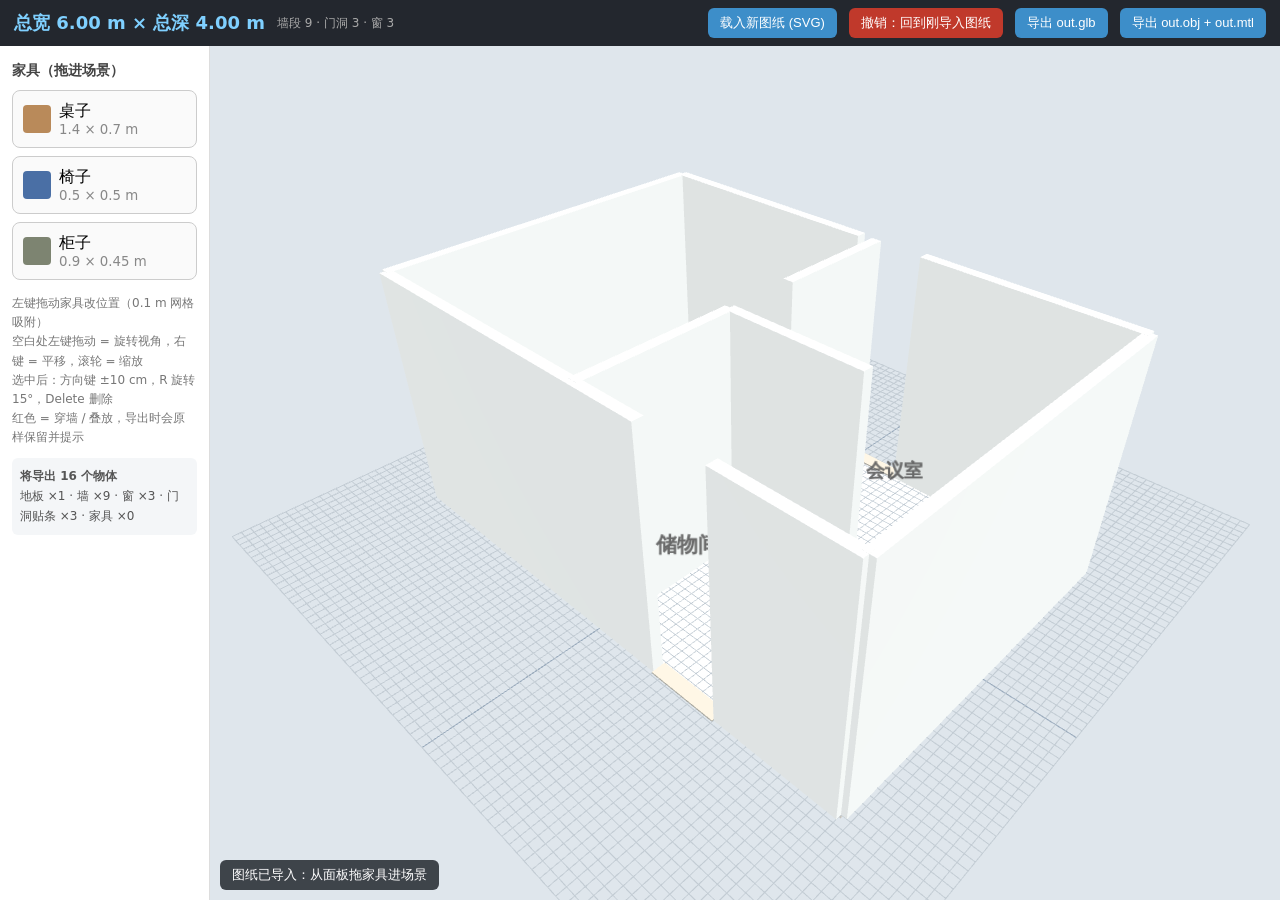
<file: model-eval/qwen4-preview-eval/D/answers/1/index.html>
<!DOCTYPE html>
<html lang="zh-CN">
<head>
<meta charset="UTF-8">
<meta name="viewport" content="width=device-width, initial-scale=1.0">
<title>图纸 → 3D 房间 · D</title>
<style>
  * { box-sizing: border-box; }
  html, body { height: 100%; margin: 0; font-family: system-ui, "Segoe UI", "Microsoft YaHei", sans-serif; }
  body { display: flex; flex-direction: column; background: #eef0f2; }
  header { display: flex; align-items: center; gap: 12px; padding: 8px 14px; background: #23272e; color: #eee; flex-wrap: wrap; }
  header .dims { font-size: 18px; font-weight: 700; color: #7fd0ff; }
  header button { padding: 6px 12px; border: 0; border-radius: 6px; background: #3d8ec9; color: #fff; cursor: pointer; font-size: 13px; }
  header button:hover { background: #55a3dc; }
  header button.warn { background: #c0392b; }
  #main { flex: 1; display: flex; min-height: 0; }
  #panel { width: 210px; background: #fff; border-right: 1px solid #ddd; padding: 12px; overflow-y: auto; }
  #panel h3 { margin: 4px 0 10px; font-size: 14px; color: #444; }
  .furn { display: flex; align-items: center; gap: 8px; padding: 10px; margin-bottom: 8px; border: 1px solid #ccc; border-radius: 8px; background: #fafafa; cursor: grab; user-select: none; }
  .furn:active { cursor: grabbing; }
  .furn .swatch { width: 28px; height: 28px; border-radius: 4px; }
  .furn small { color: #888; display: block; }
  #hint { font-size: 12px; color: #777; line-height: 1.6; margin-top: 14px; }
  #viewport { flex: 1; position: relative; min-width: 0; }
  #viewport canvas { display: block; }
  #status { position: absolute; left: 10px; bottom: 10px; background: rgba(35,39,46,.85); color: #fff; padding: 6px 12px; border-radius: 6px; font-size: 13px; pointer-events: none; max-width: 70%; }
  #status.bad { background: rgba(192,57,43,.92); }
  #exportList { font-size: 12px; color: #555; margin-top: 10px; background: #f4f6f8; border-radius: 6px; padding: 8px; line-height: 1.7; }
  #fileInput { display: none; }
  .overlay { position: absolute; inset: 0; background: rgba(255,255,255,.94); display: flex; align-items: center; justify-content: center; flex-direction: column; gap: 12px; z-index: 10; }
  .overlay p { max-width: 480px; color: #555; line-height: 1.7; }
</style>
</head>
<body>
<header>
  <span class="dims" id="dims">解析中…</span>
  <span id="counts" style="font-size:12px;color:#aaa"></span>
  <span style="flex:1"></span>
  <button id="btnLoad">载入新图纸 (SVG)</button>
  <button id="btnReset" class="warn">撤销：回到刚导入图纸</button>
  <button id="btnGlb">导出 out.glb</button>
  <button id="btnObj">导出 out.obj + out.mtl</button>
  <input type="file" id="fileInput" accept=".svg,image/svg+xml">
</header>
<div id="main">
  <div id="panel">
    <h3>家具（拖进场景）</h3>
    <div class="furn" draggable="true" data-type="desk">
      <div class="swatch" style="background:#b98a5a"></div>
      <div>桌子<small>1.4 × 0.7 m</small></div>
    </div>
    <div class="furn" draggable="true" data-type="chair">
      <div class="swatch" style="background:#4a6fa5"></div>
      <div>椅子<small>0.5 × 0.5 m</small></div>
    </div>
    <div class="furn" draggable="true" data-type="cabinet">
      <div class="swatch" style="background:#7d8471"></div>
      <div>柜子<small>0.9 × 0.45 m</small></div>
    </div>
    <div id="hint">
      左键拖动家具改位置（0.1 m 网格吸附）<br>
      空白处左键拖动 = 旋转视角，右键 = 平移，滚轮 = 缩放<br>
      选中后：方向键 ±10 cm，R 旋转 15°，Delete 删除<br>
      红色 = 穿墙 / 叠放，导出时会原样保留并提示
    </div>
    <div id="exportList">尚未导入图纸</div>
  </div>
  <div id="viewport">
    <div id="status"></div>
    <div class="overlay" id="loadOverlay" style="display:none">
      <p>浏览器双击（file://）打开时无法自动读取图纸文件。<br>
      点击下方按钮选择 <b>assets/floorplan.svg</b>，或用静态服务器打开本目录（如 <code>python -m http.server</code>）。</p>
      <button onclick="document.getElementById('fileInput').click()" style="padding:8px 16px">选择 floorplan.svg</button>
    </div>
  </div>
</div>

<script src="vendor/three.min.js"></script>
<script src="vendor/OrbitControls.js"></script>
<script src="vendor/BufferGeometryUtils.js"></script>
<script src="vendor/GLTFExporter.js"></script>
<script src="vendor/OBJExporter.js"></script>
<script src="embedded.js"></script>
<script src="app.js"></script>
</body>
</html>
</file>
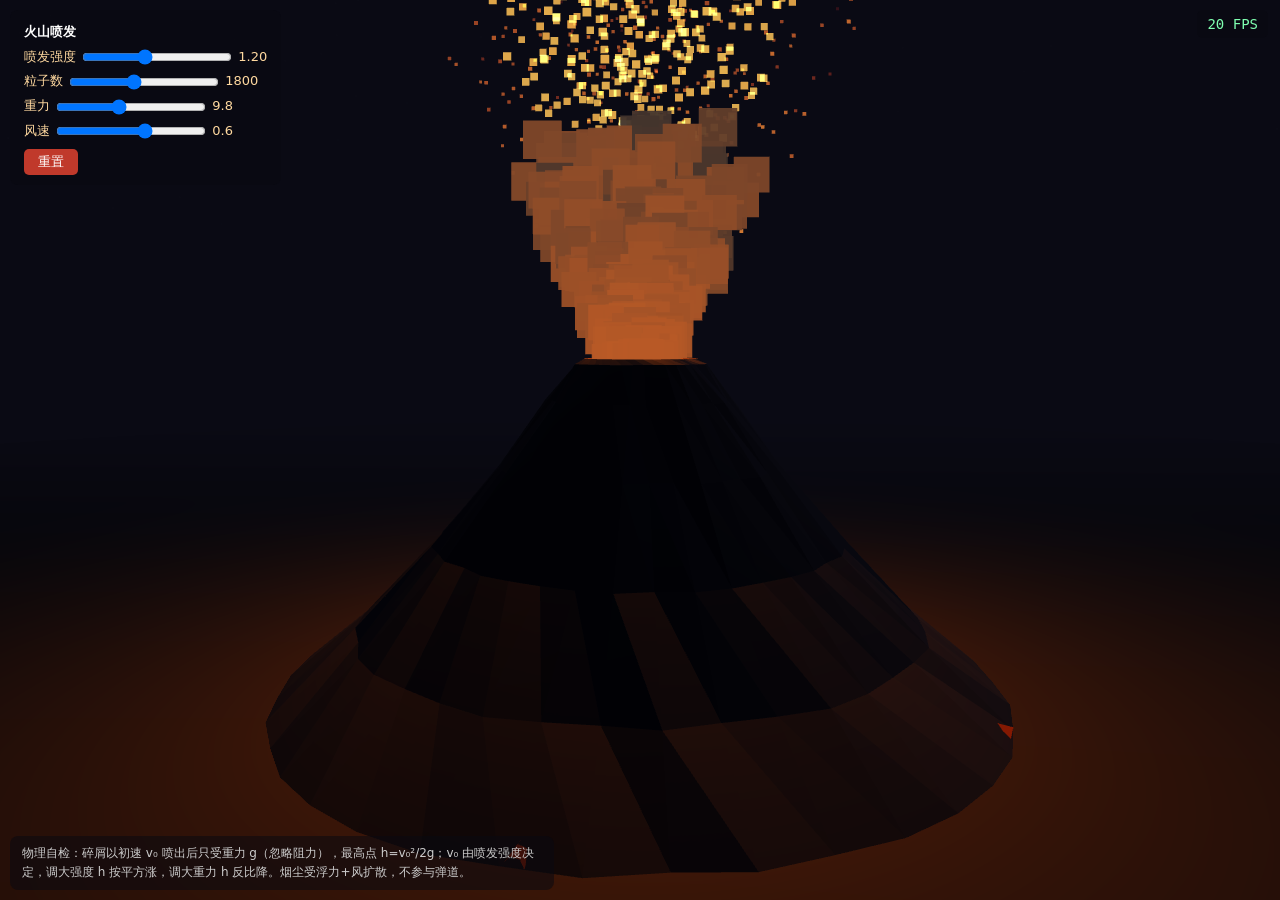
<file: model-eval/qwen4-preview-eval/D/answers/3/index.html>
<!DOCTYPE html>
<html lang="zh-CN">
<head>
<meta charset="UTF-8">
<title>火山喷发 · D</title>
<style>
  html,body{margin:0;height:100%;overflow:hidden;background:#0a0a12;font-family:system-ui,"Microsoft YaHei",sans-serif}
  #c{display:block;width:100%;height:100%}
  #hud{position:fixed;top:10px;left:10px;color:#ffd9a0;font-size:13px;background:rgba(10,10,18,.55);padding:10px 14px;border-radius:8px;line-height:1.9;user-select:none}
  #hud b{color:#fff}
  #fps{position:fixed;top:10px;right:12px;color:#7fffb0;font:14px monospace;background:rgba(10,10,18,.55);padding:6px 10px;border-radius:6px}
  #hud label{display:block}
  #hud input[type=range]{width:150px;vertical-align:middle}
  #hud button{margin-top:6px;padding:4px 14px;background:#c0392b;color:#fff;border:0;border-radius:5px;cursor:pointer}
  #phys{position:fixed;bottom:10px;left:10px;max-width:520px;color:#ccc;font-size:12px;background:rgba(10,10,18,.55);padding:8px 12px;border-radius:8px;line-height:1.6}
</style>
</head>
<body>
<canvas id="c"></canvas>
<div id="hud">
  <b>火山喷发</b>
  <label>喷发强度 <input id="power" type="range" min="0.3" max="2.5" step="0.05" value="1.2"> <span id="powerV">1.20</span></label>
  <label>粒子数 <input id="count" type="range" min="200" max="4000" step="100" value="1800"> <span id="countV">1800</span></label>
  <label>重力 <input id="grav" type="range" min="3" max="20" step="0.5" value="9.8"> <span id="gravV">9.8</span></label>
  <label>风速 <input id="wind" type="range" min="-3" max="3" step="0.1" value="0.6"> <span id="windV">0.6</span></label>
  <button id="reset">重置</button>
</div>
<div id="fps">-- FPS</div>
<div id="phys">物理自检：碎屑以初速 v₀ 喷出后只受重力 g（忽略阻力），最高点 h=v₀²/2g；v₀ 由喷发强度决定，调大强度 h 按平方涨，调大重力 h 反比降。烟尘受浮力+风扩散，不参与弹道。</div>
<script src="vendor/three.min.js"></script>
<script src="volcano.js"></script>
</body>
</html>
</file>
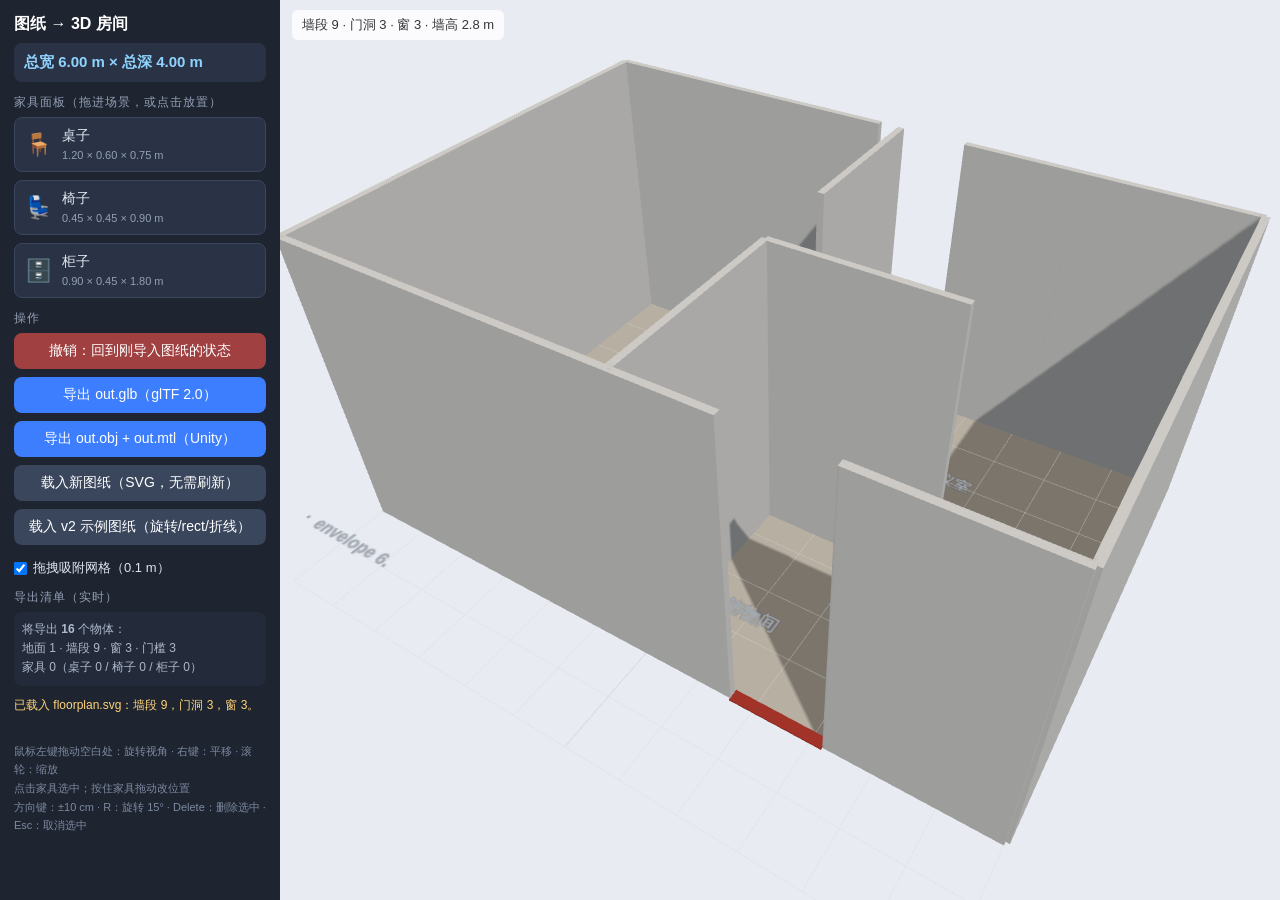
<file: model-eval/qwen4-preview-eval/E/answers/1/index.html>
<!DOCTYPE html>
<html lang="zh-CN">
<head>
<meta charset="UTF-8">
<meta name="viewport" content="width=device-width, initial-scale=1.0">
<title>图纸 → 3D 房间 · 家具摆放与导出</title>
<style>
  * { box-sizing: border-box; margin: 0; padding: 0; }
  html, body { width: 100%; height: 100%; overflow: hidden; font-family: "Segoe UI", "Microsoft YaHei", sans-serif; }
  #app { display: flex; width: 100%; height: 100%; }
  #sidebar {
    width: 280px; min-width: 280px; height: 100%; overflow-y: auto;
    background: #1e2430; color: #dfe6f0; padding: 14px; z-index: 10;
  }
  #sidebar h1 { font-size: 16px; margin-bottom: 8px; color: #fff; }
  #dims {
    background: #2a3345; border-radius: 8px; padding: 10px; margin-bottom: 12px;
    font-size: 15px; font-weight: 600; color: #8fd3ff;
  }
  .section-title { font-size: 12px; color: #93a0b4; margin: 12px 0 6px; letter-spacing: 1px; }
  .furn-card {
    display: flex; align-items: center; gap: 10px;
    background: #2a3345; border: 1px solid #3a465c; border-radius: 8px;
    padding: 8px 10px; margin-bottom: 8px; cursor: grab; user-select: none;
  }
  .furn-card:hover { border-color: #8fd3ff; }
  .furn-card .icon { font-size: 22px; }
  .furn-card .name { font-size: 14px; }
  .furn-card .size { font-size: 11px; color: #93a0b4; }
  button {
    width: 100%; padding: 9px; margin-bottom: 8px; border: none; border-radius: 8px;
    background: #3d7eff; color: #fff; font-size: 14px; cursor: pointer;
  }
  button:hover { background: #5a92ff; }
  button.secondary { background: #3a465c; }
  button.secondary:hover { background: #4a5872; }
  button.danger { background: #a04040; }
  button.danger:hover { background: #b85050; }
  label.snap { display: flex; align-items: center; gap: 6px; font-size: 13px; margin: 6px 0; cursor: pointer; }
  #export-list {
    background: #232b3b; border-radius: 8px; padding: 8px; font-size: 12px;
    color: #aeb9ca; line-height: 1.6; min-height: 40px;
  }
  #status {
    margin-top: 10px; font-size: 12px; line-height: 1.5; color: #ffd479; min-height: 36px;
    word-break: break-all;
  }
  #help { margin-top: 10px; font-size: 11px; color: #7d8aa0; line-height: 1.7; }
  #viewport { flex: 1; position: relative; }
  #viewport canvas { display: block; }
  #hud {
    position: absolute; top: 10px; left: 12px; color: #333; background: rgba(255,255,255,.8);
    padding: 6px 10px; border-radius: 6px; font-size: 13px; pointer-events: none;
  }
  #file-input { display: none; }
</style>
</head>
<body>
<div id="app">
  <div id="sidebar">
    <h1>图纸 → 3D 房间</h1>
    <div id="dims">正在解析图纸…</div>

    <div class="section-title">家具面板（拖进场景，或点击放置）</div>
    <div class="furn-card" data-type="desk"><span class="icon">🪑</span><span><span class="name">桌子</span><br><span class="size">1.20 × 0.60 × 0.75 m</span></span></div>
    <div class="furn-card" data-type="chair"><span class="icon">💺</span><span><span class="name">椅子</span><br><span class="size">0.45 × 0.45 × 0.90 m</span></span></div>
    <div class="furn-card" data-type="cabinet"><span class="icon">🗄️</span><span><span class="name">柜子</span><br><span class="size">0.90 × 0.45 × 1.80 m</span></span></div>

    <div class="section-title">操作</div>
    <button id="btn-undo" class="danger">撤销：回到刚导入图纸的状态</button>
    <button id="btn-glb">导出 out.glb（glTF 2.0）</button>
    <button id="btn-obj">导出 out.obj + out.mtl（Unity）</button>
    <button id="btn-load" class="secondary">载入新图纸（SVG，无需刷新）</button>
    <button id="btn-v2" class="secondary">载入 v2 示例图纸（旋转/rect/折线）</button>
    <input type="file" id="file-input" accept=".svg,image/svg+xml">
    <label class="snap"><input type="checkbox" id="snap" checked> 拖拽吸附网格（0.1 m）</label>

    <div class="section-title">导出清单（实时）</div>
    <div id="export-list">—</div>

    <div id="status"></div>
    <div id="help">
      鼠标左键拖动空白处：旋转视角 · 右键：平移 · 滚轮：缩放<br>
      点击家具选中；按住家具拖动改位置<br>
      方向键：±10 cm · R：旋转 15° · Delete：删除选中 · Esc：取消选中
    </div>
  </div>
  <div id="viewport"><div id="hud"></div></div>
</div>

<!-- 默认图纸的内嵌副本：仅在 file:// 下 fetch 不可用时作为兜底；
     通过静态服务器访问时优先 fetch 外部 floorplan.svg（改坐标重跑即时生效）。 -->
<script type="text/plain" id="embedded-svg">
<svg xmlns="http://www.w3.org/2000/svg" viewBox="0 0 800 600" width="800" height="600">
  <desc>Office floor plan. 100 SVG units = 1 metre. Outer envelope 6.00 m x 4.00 m (x:100-700, y:100-500).</desc>
  <rect x="0" y="0" width="800" height="600" fill="#f7f6f3"/>
  <g class="walls" stroke="#333" stroke-width="4" stroke-linecap="square">
    <line class="wall" x1="100" y1="100" x2="380" y2="100"/>
    <line class="wall" x1="460" y1="100" x2="700" y2="100"/>
    <line class="wall" x1="700" y1="100" x2="700" y2="500"/>
    <line class="wall" x1="700" y1="500" x2="560" y2="500"/>
    <line class="wall" x1="480" y1="500" x2="100" y2="500"/>
    <line class="wall" x1="100" y1="500" x2="100" y2="100"/>
    <line class="wall" x1="400" y1="100" x2="400" y2="240"/>
    <line class="wall" x1="400" y1="320" x2="400" y2="500"/>
    <line class="wall" x1="400" y1="320" x2="560" y2="320"/>
  </g>
  <g class="doors" stroke="#c0392b" stroke-width="2" stroke-dasharray="6 4">
    <line class="door" x1="380" y1="100" x2="460" y2="100"/>
    <line class="door" x1="480" y1="500" x2="560" y2="500"/>
    <line class="door" x1="400" y1="240" x2="400" y2="320"/>
  </g>
  <g class="windows" stroke="#3d8ec9" stroke-width="6">
    <line class="window" x1="560" y1="100" x2="680" y2="100"/>
    <line class="window" x1="700" y1="220" x2="700" y2="340"/>
    <line class="window" x1="100" y1="180" x2="100" y2="300"/>
  </g>
  <g font-family="Helvetica, Arial, sans-serif" font-size="14" fill="#7a7a7a">
    <text x="230" y="300">办公区</text>
    <text x="520" y="200">会议室</text>
    <text x="450" y="430">储物间</text>
  </g>
  <g font-family="Helvetica, Arial, sans-serif" font-size="11" fill="#9a9a9a">
    <text x="100" y="545">1 unit = 1 cm  ·  envelope 6.00 m x 4.00 m</text>
  </g>
</svg>
</script>
<script type="text/plain" id="embedded-svg-v2">
<svg xmlns="http://www.w3.org/2000/svg" viewBox="-600 0 800 800" width="800" height="800">
  <desc>Office floor plan (v2). 100 SVG units = 1 metre. Drawn by a different designer: walls are one rect plus polylines, the whole plan is rotated.</desc>
  <rect x="-600" y="0" width="800" height="800" fill="#fbfaf7"/>
  <g transform="rotate(90)">
    <rect class="wall" x="100" y="100" width="600" height="400" fill="none" stroke="#333" stroke-width="4"/>
    <line class="wall" x1="400" y1="100" x2="400" y2="500"/>
    <line class="door" x1="400" y1="240" x2="400" y2="320" stroke="#c0392b" stroke-width="2" stroke-dasharray="6 4"/>
    <polyline class="wall" points="400,320 560,320 560,500" fill="none" stroke="#333" stroke-width="4"/>
    <path class="window" d="M560 100 L680 100" stroke="#3d8ec9" stroke-width="6" fill="none"/>
    <path class="window" d="M700 220 L700 340" stroke="#3d8ec9" stroke-width="6" fill="none"/>
    <path class="window" d="M100 180 L100 300" stroke="#3d8ec9" stroke-width="6" fill="none"/>
    <line class="door" x1="380" y1="100" x2="460" y2="100" stroke="#c0392b" stroke-width="2" stroke-dasharray="6 4"/>
    <line class="door" x1="480" y1="500" x2="560" y2="500" stroke="#c0392b" stroke-width="2" stroke-dasharray="6 4"/>
  </g>
</svg>
</script>

<script src="vendor/three.min.js"></script>
<script src="vendor/OrbitControls.js"></script>
<script src="vendor/GLTFExporter.js"></script>
<script src="vendor/OBJExporter.js"></script>
<script src="app.js"></script>
</body>
</html>
</file>
<file: trips/nz/visa/css/handbook.css>
:root {
  --bg: #0e0d0c;
  --bg-soft: #171512;
  --fg: #f5f0e6;
  --fg-dim: #c4b8a8;
  --line: rgba(245, 240, 230, 0.16);
  --row: rgba(255, 248, 236, 0.08);
  --row-alt: rgba(0, 0, 0, 0.35);
  --lamp: rgba(230, 180, 110, 0.18);
  --late: #f0b4a4;
  --ok: #b6d4b4;
  --link: #f0d5a8;
  --card: rgba(255, 248, 238, 0.07);
  --card-edge: rgba(245, 240, 230, 0.18);
}

*,
*::before,
*::after {
  box-sizing: border-box;
}

html {
  color-scheme: dark;
}

body {
  margin: 0;
  min-height: 100vh;
  color: var(--fg);
  background: var(--bg);
  font: 15.5px/1.85 system-ui, "Segoe UI", "PingFang SC", "Hiragino Sans GB", "Microsoft YaHei", sans-serif;
  -webkit-font-smoothing: antialiased;
}

body::before {
  content: "";
  position: fixed;
  inset: 0;
  pointer-events: none;
  z-index: 0;
  opacity: 0.45;
  background:
    radial-gradient(ellipse 90% 60% at 50% -8%, var(--lamp), transparent 58%),
    radial-gradient(ellipse 55% 40% at 80% 100%, rgba(90, 65, 40, 0.28), transparent 55%),
    radial-gradient(ellipse 45% 35% at 8% 75%, rgba(35, 42, 55, 0.22), transparent 50%);
}

body::after {
  content: "";
  position: fixed;
  inset: 0;
  pointer-events: none;
  z-index: 1;
  opacity: 0.055;
  mix-blend-mode: soft-light;
  background-image: url("data:image/svg+xml,%3Csvg viewBox='0 0 200 200' xmlns='http://www.w3.org/2000/svg'%3E%3Cfilter id='n'%3E%3CfeTurbulence type='fractalNoise' baseFrequency='.9' numOctaves='3' stitchTiles='stitch'/%3E%3C/filter%3E%3Crect width='100%25' height='100%25' filter='url(%23n)'/%3E%3C/svg%3E");
}

.glow {
  display: none;
}

.gate {
  position: relative;
  z-index: 3;
  min-height: 100vh;
  min-height: 100dvh;
  display: grid;
  place-items: center;
  padding: 1.25rem;
}

.gate[hidden],
.app[hidden] {
  display: none !important;
}

.gate__card {
  width: min(100%, 22rem);
  padding: 1.4rem 1.15rem 1.25rem;
  background: var(--card);
  border: 1px solid var(--card-edge);
  border-radius: 16px;
}

.gate__kicker {
  margin: 0 0 0.35rem;
  font-size: 0.78rem;
  letter-spacing: 0.12em;
  text-transform: uppercase;
  color: var(--fg-dim);
}

.gate__title {
  margin: 0 0 0.45rem;
  font-size: 1.55rem;
  font-weight: 650;
  letter-spacing: 0.02em;
}

.gate__hint {
  margin: 0 0 1.1rem;
  color: var(--fg-dim);
  font-size: 0.92rem;
  line-height: 1.65;
}

.gate__choices {
  display: grid;
  gap: 0.7rem;
}

.gate__btn {
  appearance: none;
  width: 100%;
  min-height: 3.1rem;
  padding: 0.85rem 1rem;
  border: 1px solid var(--card-edge);
  border-radius: 12px;
  background: rgba(255, 248, 236, 0.06);
  color: var(--fg);
  font: inherit;
  font-size: 1.12rem;
  font-weight: 600;
  cursor: pointer;
  touch-action: manipulation;
}

.gate__btn:hover,
.gate__btn:focus-visible {
  border-color: rgba(182, 212, 180, 0.55);
  background: rgba(182, 212, 180, 0.12);
  outline: none;
}

.gate__btn:active {
  transform: scale(0.985);
}

.app {
  position: relative;
  z-index: 2;
}

.person-bar {
  position: sticky;
  top: 0;
  z-index: 12;
  border-bottom: 1px solid var(--line);
  background: color-mix(in srgb, var(--bg) 88%, transparent);
  backdrop-filter: blur(12px);
}

.person-bar__inner {
  display: flex;
  align-items: center;
  justify-content: space-between;
  gap: 0.75rem;
  max-width: 56rem;
  margin: 0 auto;
  padding: 0.55rem 1rem;
}

.person-bar__label {
  flex-shrink: 0;
  font-size: 0.8rem;
  color: var(--fg-dim);
  letter-spacing: 0.06em;
}

.person-bar__switch {
  display: grid;
  grid-template-columns: 1fr 1fr;
  gap: 0.35rem;
  width: min(100%, 16rem);
}

.person-bar__btn {
  appearance: none;
  min-height: 2.45rem;
  padding: 0.4rem 0.7rem;
  border: 1px solid var(--card-edge);
  border-radius: 999px;
  background: transparent;
  color: var(--fg-dim);
  font: inherit;
  font-size: 0.92rem;
  font-weight: 600;
  cursor: pointer;
  touch-action: manipulation;
}

.person-bar__btn.is-active {
  color: #fff6e4;
  border-color: rgba(182, 212, 180, 0.55);
  background: rgba(182, 212, 180, 0.14);
}

.cloud-warn {
  color: var(--late);
  font-size: 0.88rem;
}

.shell {
  position: relative;
  z-index: 2;
  display: grid;
  grid-template-columns: 13.5rem minmax(0, 40rem);
  gap: 1.5rem;
  justify-content: center;
  align-items: start;
  max-width: 56rem;
  margin: 0 auto;
  padding: 1.25rem 1rem 3rem;
}

.sidenav {
  position: sticky;
  top: 1rem;
  max-height: calc(100vh - 2rem);
  overflow: auto;
  padding: 0.85rem 0.7rem;
  background: var(--card);
  border: 1px solid var(--card-edge);
  border-radius: 12px;
}

.sidenav__title {
  font-size: 0.78rem;
  letter-spacing: 0.12em;
  text-transform: uppercase;
  color: var(--fg-dim);
  margin-bottom: 0.7rem;
}

.sidenav__group + .sidenav__group {
  margin-top: 0.9rem;
  padding-top: 0.75rem;
  border-top: 1px solid var(--line);
}

.sidenav__label {
  font-size: 0.75rem;
  color: var(--fg-dim);
  margin-bottom: 0.35rem;
}

.sidenav__link {
  display: block;
  padding: 0.35rem 0.4rem;
  margin: 0.1rem 0;
  border-radius: 6px;
  color: var(--fg);
  text-decoration: none;
  font-size: 0.88rem;
  line-height: 1.45;
  border-left: 2px solid transparent;
}

.sidenav__link:hover {
  background: var(--row);
  color: #fff6e4;
}

.sidenav__link.is-active {
  border-left-color: var(--ok);
  background: rgba(182, 212, 180, 0.12);
  color: #fff6e4;
}

.page {
  position: relative;
  min-width: 0;
  max-width: none;
  margin: 0;
  padding: 0;
}

.phase.done,
.group.done {
  border-color: rgba(182, 212, 180, 0.35);
  opacity: 0.78;
}

@media (max-width: 860px) {
  .person-bar__inner {
    padding: 0.5rem 0.85rem;
  }

  .person-bar__switch {
    width: min(100%, 14rem);
  }

  .shell {
    display: block;
    max-width: 40rem;
    padding: 0.85rem 0.85rem 2.5rem;
  }

  .sidenav {
    position: sticky;
    top: 3.2rem;
    z-index: 8;
    display: flex;
    flex-wrap: nowrap;
    gap: 0.35rem;
    align-items: center;
    max-height: none;
    overflow-x: auto;
    overflow-y: hidden;
    margin-bottom: 0.85rem;
    padding: 0.55rem 0.6rem;
    border-radius: 10px;
    backdrop-filter: blur(10px);
    background: color-mix(in srgb, var(--bg) 82%, transparent);
  }

  .sidenav__title,
  .sidenav__label {
    display: none;
  }

  .sidenav__group {
    display: flex;
    gap: 0.25rem;
    margin: 0 !important;
    padding: 0 !important;
    border: 0 !important;
    flex-shrink: 0;
  }

  .sidenav__link {
    white-space: nowrap;
    font-size: 0.82rem;
    padding: 0.35rem 0.55rem;
    border-left: 0;
    border-bottom: 2px solid transparent;
  }

  .sidenav__link.is-active {
    border-left: 0;
    border-bottom-color: var(--ok);
  }

  .phase,
  .group,
  h2[id] {
    scroll-margin-top: 6.5rem;
  }
}

h1 {
  font-size: 1.3rem;
  font-weight: 600;
  margin: 0 0 0.3rem;
  letter-spacing: 0.02em;
}

h2 {
  font-size: 1.05rem;
  font-weight: 600;
  margin: 1.85rem 0 0.7rem;
  padding-bottom: 0.45rem;
  border-bottom: 1px solid var(--line);
  color: var(--fg);
}

h3 {
  font-size: 0.92rem;
  font-weight: 600;
  margin: 1rem 0 0.4rem;
  color: var(--fg);
}

p,
ul {
  margin: 0 0 0.5rem;
}

ul {
  padding-left: 0;
  list-style: none;
}

a {
  color: var(--link);
  text-underline-offset: 0.15em;
}

a:hover {
  color: #fff6e4;
}

.meta {
  color: var(--fg-dim);
  font-size: 0.9rem;
  line-height: 1.8;
  margin-bottom: 1rem;
}

.next {
  margin: 0.95rem 0 0.5rem;
  padding: 0.8rem 0.85rem;
  background: var(--card);
  border: 1px solid var(--card-edge);
  border-radius: 8px;
  color: var(--fg-dim);
  line-height: 1.75;
}

.next a {
  color: var(--fg);
  text-decoration: none;
}

.next a:hover {
  text-decoration: underline;
}

.next strong {
  font-weight: 700;
  color: #f3ebe0;
}

.zebra > li {
  padding: 0.65rem 0.7rem;
  border-radius: 6px;
  line-height: 1.8;
}

.zebra > li:nth-child(odd) {
  background: var(--row);
}

.zebra > li:nth-child(even) {
  background: var(--row-alt);
}

[data-verdict] > li,
[data-funds] > li {
  color: var(--fg);
  padding-left: 0.7rem;
}

.links > li {
  padding: 0.4rem 0.55rem;
}

.phase,
.group,
h2[id] {
  scroll-margin-top: 1.25rem;
}

.phase,
.group {
  margin: 0.65rem 0 0.85rem;
  padding: 0.7rem 0.15rem 0.35rem;
  background: var(--card);
  border: 1px solid var(--card-edge);
  border-radius: 10px;
  overflow: hidden;
}

.phase.now,
.group.now {
  border-color: rgba(155, 184, 154, 0.35);
}

.phase__meta {
  display: flex;
  flex-wrap: wrap;
  gap: 0.4rem 0.85rem;
  align-items: baseline;
  margin: 0 0.65rem 0.25rem;
}

.phase__when,
.group__when {
  font-weight: 600;
  font-size: 0.9rem;
  color: var(--fg);
}

.phase.now .phase__when,
.group.now .group__when {
  color: var(--ok);
}

.phase__badge {
  font-size: 0.75rem;
  color: var(--fg-dim);
  letter-spacing: 0.04em;
}

.phase__badge:empty {
  display: none;
}

.phase.now .phase__badge {
  color: var(--ok);
}

.phase.done .phase__badge {
  color: #8f8578;
}

.phase__title {
  margin: 0 0.65rem 0.45rem;
  font-size: 1rem;
}

.phase__items,
.group ul {
  margin: 0;
}

.phase__items li,
.group li,
.checks li,
.doc-list li {
  display: flex;
  gap: 0.6rem;
  align-items: flex-start;
  margin: 0;
  padding: 0.65rem 0.75rem;
  line-height: 1.8;
}

.phase__items li:nth-child(odd),
.group li:nth-child(odd),
.checks li:nth-child(odd),
.doc-list li:nth-child(odd) {
  background: var(--row);
}

.phase__items li:nth-child(even),
.group li:nth-child(even),
.checks li:nth-child(even),
.doc-list li:nth-child(even) {
  background: var(--row-alt);
}

.check {
  margin-top: 0.28rem;
  flex-shrink: 0;
  accent-color: #b8a070;
  width: 0.95rem;
  height: 0.95rem;
}

.check:checked + .item-body > label {
  color: #8f8578;
  text-decoration: line-through;
  text-decoration-color: rgba(143, 133, 120, 0.65);
}

label {
  cursor: pointer;
  color: var(--fg);
}

.item-body {
  flex: 1;
  min-width: 0;
}

.item-body > label {
  display: block;
}

.item-note {
  margin: 0.45rem 0 0;
  padding: 0.55rem 0.65rem;
  background: var(--row);
  border-radius: 6px;
  color: var(--fg-dim);
  font-size: 0.86rem;
  line-height: 1.7;
}

.extra {
  display: flex;
  flex-wrap: wrap;
  align-items: center;
  gap: 0.4rem;
  font-size: 0.88rem;
  color: var(--fg-dim);
  margin-top: 0.45rem;
  line-height: 1.7;
}

.tpl-chip {
  display: inline-block;
  padding: 0.2rem 0.55rem;
  border: 1px solid var(--card-edge);
  border-radius: 999px;
  text-decoration: none;
  color: var(--link);
  background: rgba(255, 248, 238, 0.08);
}

.tpl-chip:hover {
  color: #fff6e4;
  border-color: rgba(245, 240, 230, 0.35);
}

.tpl-chip--dl {
  color: var(--fg-dim);
}

.extra-label {
  margin-right: 0.15rem;
}

.errand {
  margin: 0.95rem 0 1.25rem;
  padding: 1rem 0.85rem 0.75rem;
  background: var(--card);
  border: 1px solid var(--card-edge);
  border-radius: 12px;
}

.errand__head {
  display: flex;
  gap: 0.7rem;
  align-items: flex-start;
  margin-bottom: 0.65rem;
}

.errand__n {
  font-family: ui-monospace, Consolas, monospace;
  font-size: 0.85rem;
  color: var(--fg-dim);
  padding-top: 0.15rem;
}

.errand__place {
  margin: 0;
  font-size: 1.05rem;
}

.errand__blurb {
  margin: 0.35rem 0 0;
  color: var(--fg-dim);
  font-size: 0.92rem;
  line-height: 1.8;
}

.errand__bring {
  margin: 0 0 0.7rem;
  padding: 0.7rem 0.75rem;
  background: rgba(0, 0, 0, 0.3);
  border-radius: 8px;
  font-size: 0.92rem;
  line-height: 1.8;
}

.errand__bring strong {
  display: block;
  margin-bottom: 0.35rem;
  color: var(--fg);
}

.errand__bring ul {
  margin: 0;
  padding-left: 1.1rem;
  list-style: disc;
  color: var(--fg-dim);
}

.errand__bring li {
  margin: 0.2rem 0;
}

.errand__links {
  display: flex;
  flex-wrap: wrap;
  gap: 0.6rem;
  margin: 0 0 0.5rem;
  font-size: 0.88rem;
}

.errand__items {
  margin: 0;
}

.errand__items li,
.checks li {
  display: flex;
  gap: 0.6rem;
  align-items: flex-start;
  margin: 0;
  padding: 0.65rem 0.55rem;
  line-height: 1.8;
}

.errand__items li:nth-child(odd),
.checks li:nth-child(odd),
.doc-table li:nth-child(odd),
.tpl-list li:nth-child(odd) {
  background: var(--row);
}

.errand__items li:nth-child(even),
.checks li:nth-child(even),
.doc-table li:nth-child(even),
.tpl-list li:nth-child(even) {
  background: var(--row-alt);
}

.tpl-list li {
  display: flex;
  flex-wrap: wrap;
  gap: 0.55rem 0.85rem;
  align-items: center;
  padding: 0.7rem 0.75rem;
  border-radius: 6px;
  line-height: 1.8;
}

.tpl-name {
  flex: 1 1 10rem;
  font-weight: 600;
}

.doc-table li {
  padding: 0.75rem 0.75rem;
  border-radius: 6px;
  line-height: 1.8;
}

.doc-main strong {
  display: block;
}

.doc-main .detail,
.doc-main .upload {
  display: block;
  font-size: 0.88rem;
  color: var(--fg-dim);
  margin-top: 0.2rem;
  line-height: 1.75;
}

.optional {
  color: var(--late);
  font-weight: 400;
  font-size: 0.82rem;
}

.path {
  margin: 0.55rem 0;
  padding: 0.7rem 0.8rem;
  background: var(--card);
  border: 1px solid var(--card-edge);
  border-radius: 10px;
}

.path.recommended {
  border-color: rgba(155, 184, 154, 0.4);
  background: rgba(155, 184, 154, 0.06);
}

.path h3 {
  margin-top: 0;
}

.path ol {
  margin: 0.4rem 0 0.5rem;
  padding-left: 1.2rem;
  color: var(--fg-dim);
}

.path .fee {
  font-family: ui-monospace, "Cascadia Mono", Consolas, monospace;
  font-size: 0.88rem;
  color: var(--fg);
  margin: 0.2rem 0;
}

.path .req {
  color: var(--fg-dim);
  font-size: 0.88rem;
  margin: 0;
}

@media (max-width: 480px) {
  .shell {
    padding: 0.75rem 0.7rem 2.2rem;
  }
}

@media (prefers-reduced-motion: reduce) {
  body::before,
  body::after {
    animation: none;
  }
}
</file>
